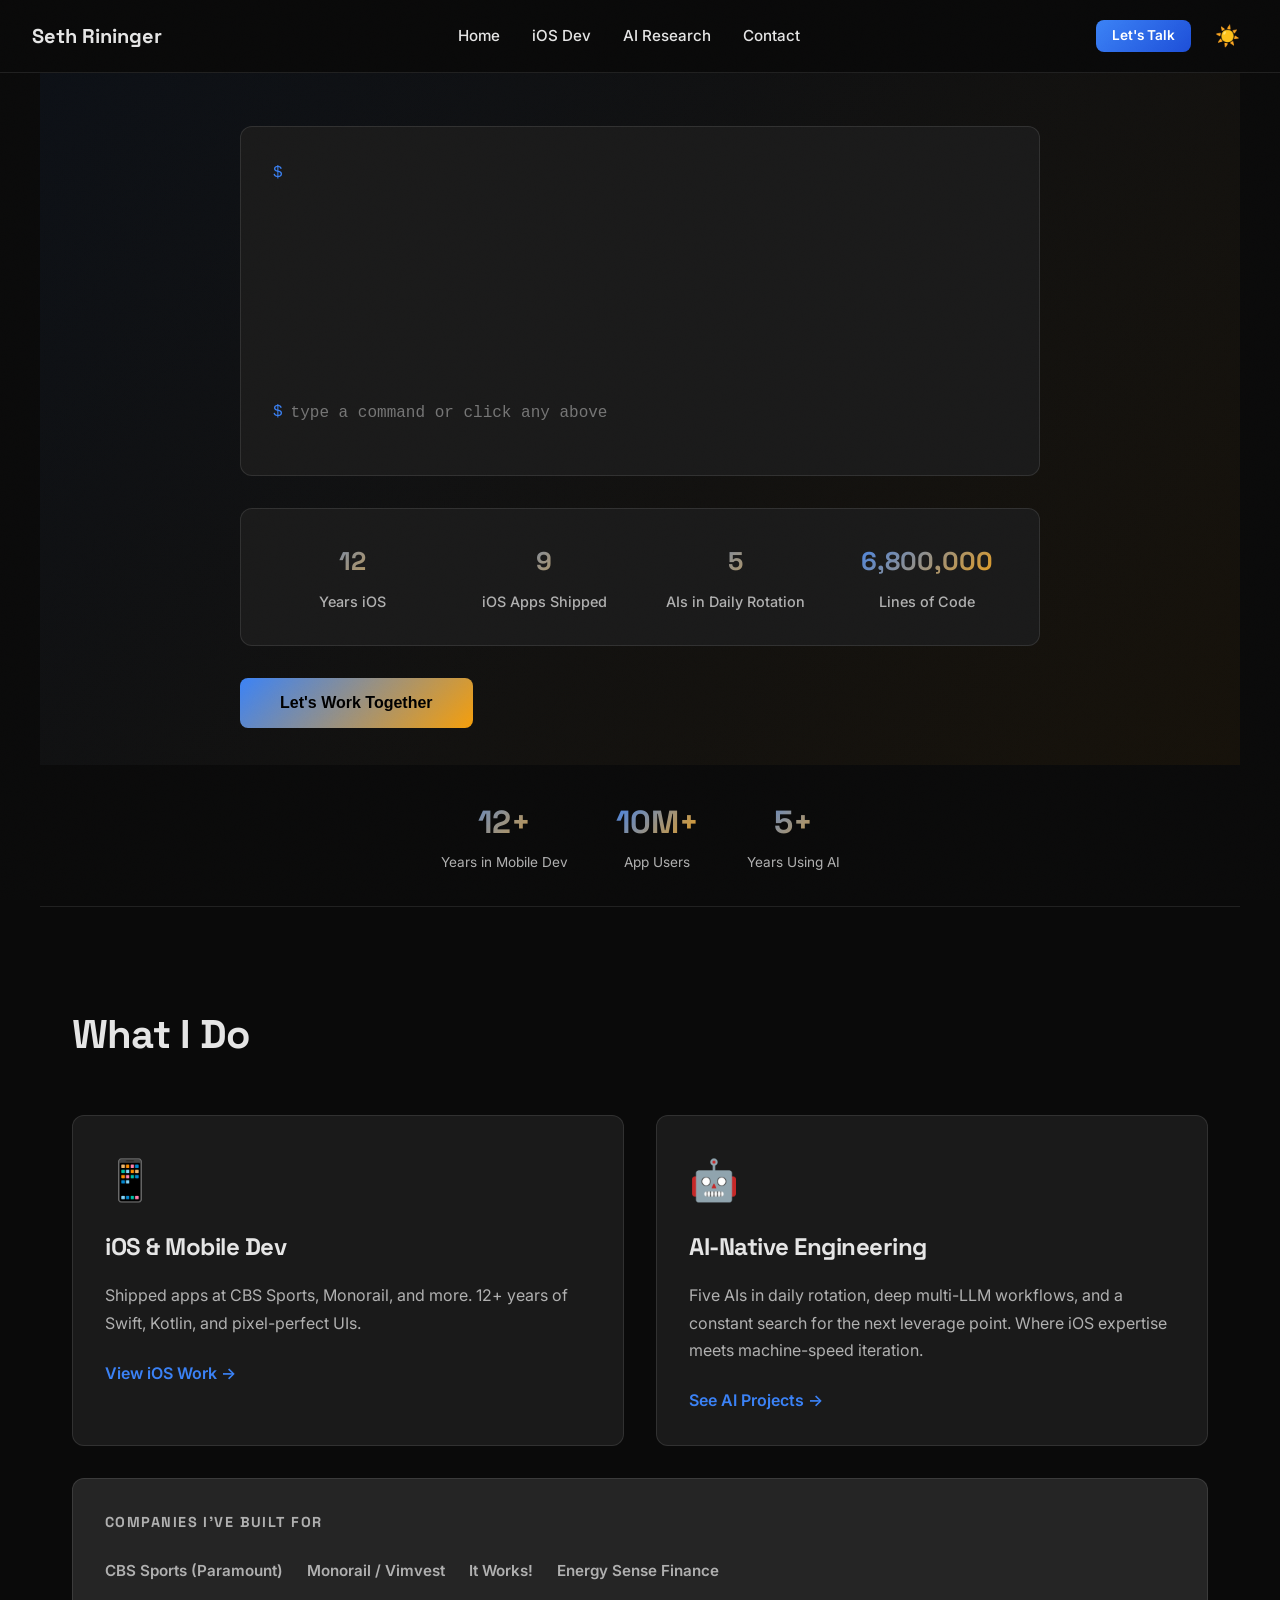
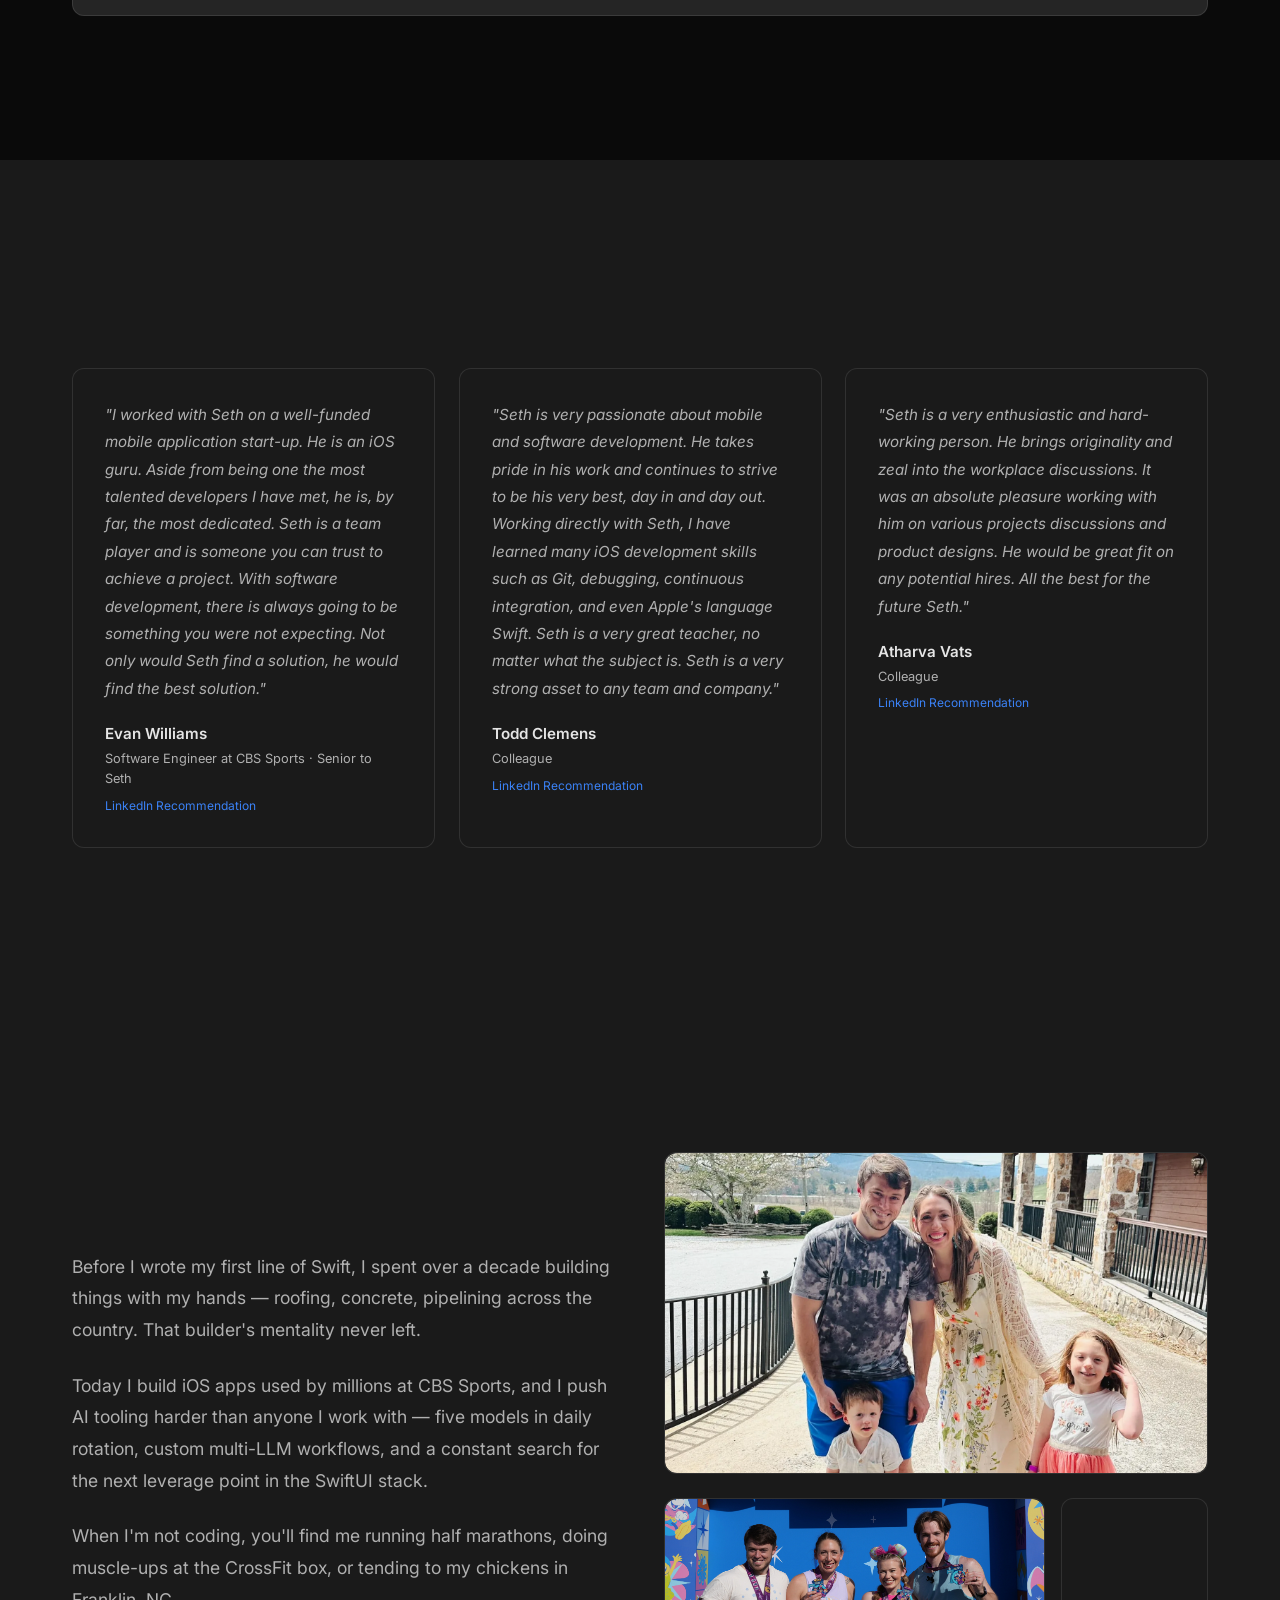
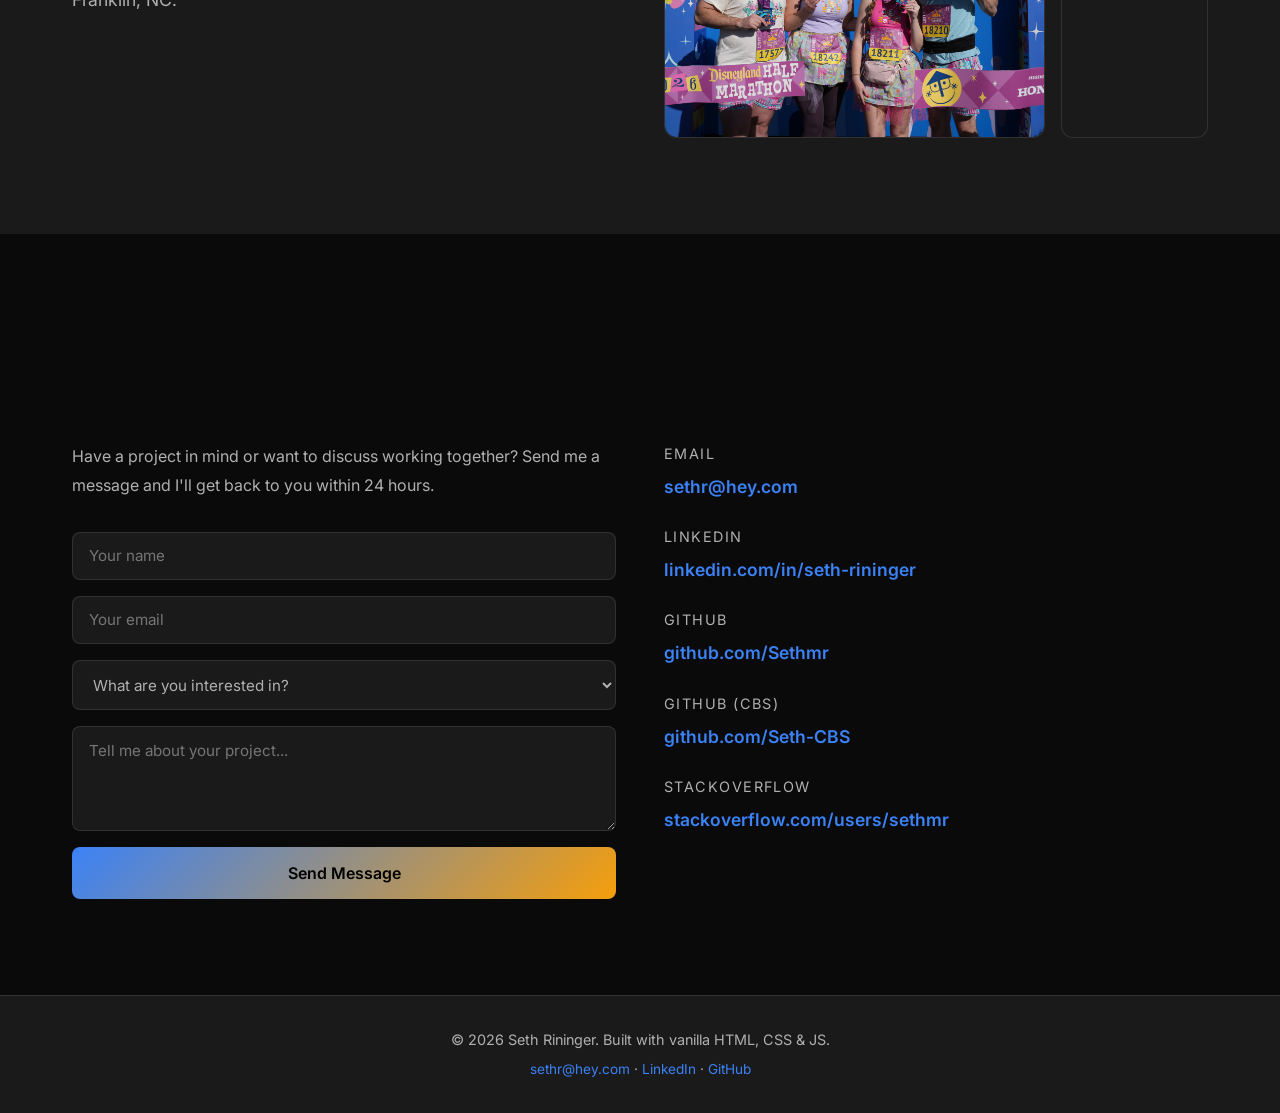
<file: index.html>
<!DOCTYPE html>
<html lang="en">
<head>
    <meta charset="UTF-8">
    <meta name="viewport" content="width=device-width, initial-scale=1.0, viewport-fit=cover">
    <meta name="theme-color" content="#0a0a0a">
    <title>Seth Rininger — Senior iOS Developer & AI-Native Engineer</title>
    <link rel="preconnect" href="https://fonts.googleapis.com">
    <link rel="preconnect" href="https://fonts.gstatic.com" crossorigin>
    <link href="https://fonts.googleapis.com/css2?family=Inter:wght@400;500;600;700&family=Space+Grotesk:wght@600;700&display=swap" rel="stylesheet">
    <link rel="stylesheet" href="assets/effects.css">

    <style>
        * {
            margin: 0;
            padding: 0;
            box-sizing: border-box;
        }

        :root {
            --bg-primary: #0a0a0a;
            --bg-secondary: #1a1a1a;
            --bg-tertiary: #252525;
            --text-primary: #e5e5e5;
            --text-secondary: #b0b0b0;
            --accent-blue: #3b82f6;
            --accent-amber: #f59e0b;
            --border-color: rgba(255, 255, 255, 0.1);
            --transition: all 0.3s cubic-bezier(0.4, 0, 0.2, 1);
        }

        body.light-mode {
            --bg-primary: #ffffff;
            --bg-secondary: #f9f9f9;
            --bg-tertiary: #f0f0f0;
            --text-primary: #1a1a1a;
            --text-secondary: #666666;
            --border-color: rgba(0, 0, 0, 0.1);
        }

        body {
            font-family: 'Inter', sans-serif;
            background-color: var(--bg-primary);
            color: var(--text-primary);
            line-height: 1.6;
            overflow-x: hidden;
            transition: var(--transition);
        }

        html {
            scroll-behavior: smooth;
        }

        /* Typography */
        h1, h2, h3, h4, h5, h6 {
            font-family: 'Space Grotesk', sans-serif;
            font-weight: 700;
            letter-spacing: -0.02em;
        }

        h2 {
            font-size: 2.5rem;
            margin-bottom: 3rem;
        }

        /* Navigation */
        nav {
            position: sticky;
            top: 0;
            z-index: 1000;
            background-color: rgba(10, 10, 10, 0.95);
            border-bottom: 1px solid rgba(229, 229, 229, 0.1);
            padding: 1rem 2rem;
            backdrop-filter: blur(10px);
            display: flex;
            justify-content: space-between;
            align-items: center;
        }

        body.light-mode nav {
            background-color: rgba(255, 255, 255, 0.95);
        }

        .nav-brand {
            font-family: 'Space Grotesk', sans-serif;
            font-size: 1.25rem;
            font-weight: 700;
            color: var(--text-primary);
            display: flex;
            align-items: center;
        }

        .nav-links {
            display: flex;
            gap: 2rem;
            list-style: none;
            align-items: center;
        }

        .nav-links a {
            color: var(--text-primary);
            font-size: 0.95rem;
            font-weight: 500;
            transition: color 0.2s ease;
            text-decoration: none;
        }

        .nav-links a:hover {
            color: var(--accent-blue);
        }

        .nav-controls {
            display: flex;
            gap: 1rem;
            align-items: center;
        }

        .theme-toggle {
            background: none;
            border: none;
            color: var(--text-primary);
            cursor: pointer;
            font-size: 1.25rem;
            transition: color 0.2s ease;
            padding: 0.5rem;
        }

        .theme-toggle:hover {
            color: var(--accent-blue);
        }

        /* hamburger base & animation handled by effects.css */

        /* Hero Section — sized so that hero + social-proof strip together
           fill the viewport on first paint (social strip acts like a footer
           until the user scrolls). */
        .hero {
            margin-top: 0;
            min-height: calc(100vh - 13rem);
            display: flex;
            align-items: center;
            justify-content: center;
            padding: 3rem 2rem 2rem;
            background: linear-gradient(135deg, rgba(59, 130, 246, 0.05) 0%, rgba(245, 158, 11, 0.05) 100%);
        }

        .hero-content {
            max-width: 800px;
            width: 100%;
        }

        .terminal {
            background-color: var(--bg-secondary);
            border: 1px solid var(--border-color);
            border-radius: 12px;
            padding: 2rem;
            margin-bottom: 2rem;
            font-family: 'Courier New', monospace;
            font-size: 1rem;
            line-height: 1.8;
            overflow-y: auto;
            scrollbar-width: thin;
            scrollbar-color: var(--border-color) transparent;
        }

        .terminal::-webkit-scrollbar {
            width: 8px;
        }
        .terminal::-webkit-scrollbar-track {
            background: transparent;
        }
        .terminal::-webkit-scrollbar-thumb {
            background: var(--border-color);
            border-radius: 4px;
        }
        .terminal::-webkit-scrollbar-thumb:hover {
            background: var(--accent-blue);
        }

        .terminal-line {
            margin-bottom: 1rem;
            min-height: 1.8rem;
            display: flex;
            align-items: center;
        }

        .terminal-line.command {
            color: var(--accent-blue);
        }

        .terminal-line.output {
            color: var(--accent-amber);
        }

        .terminal-prompt {
            margin-right: 0.5rem;
        }

        .cursor {
            display: inline-block;
            width: 2px;
            height: 1.2em;
            background-color: var(--accent-blue);
            margin-left: 0.1em;
            animation: blink 0.7s infinite;
        }

        @keyframes blink {
            0%, 49% { opacity: 1; }
            50%, 100% { opacity: 0; }
        }

        /* Status Board (rendered inside terminal) */
        .status-board {
            margin: 0.25rem 0 1rem 1.25rem;
            padding: 0.75rem 1rem;
            background: rgba(0, 0, 0, 0.25);
            border: 1px solid rgba(59, 130, 246, 0.2);
            border-radius: 6px;
            font-family: 'Courier New', monospace;
            font-size: 0.88rem;
            line-height: 1.9;
        }

        body.light-mode .status-board {
            background: rgba(0, 0, 0, 0.04);
            border-color: rgba(59, 130, 246, 0.25);
        }

        .status-row {
            display: grid;
            grid-template-columns: auto 1fr auto;
            gap: 0.75rem;
            align-items: center;
            color: var(--text-primary);
            padding: 0.1rem 0;
        }

        .status-row a {
            color: inherit;
            text-decoration: none;
            display: contents;
        }

        .status-row:hover .status-name {
            color: var(--accent-amber);
            text-decoration: underline;
        }

        .status-dot {
            width: 8px;
            height: 8px;
            border-radius: 50%;
            background: #10b981;
            box-shadow: 0 0 6px rgba(16, 185, 129, 0.7);
            animation: status-pulse 2.4s ease-in-out infinite;
        }

        .status-dot.yellow {
            background: #f59e0b;
            box-shadow: 0 0 6px rgba(245, 158, 11, 0.7);
        }

        @keyframes status-pulse {
            0%, 100% { opacity: 1; transform: scale(1); }
            50% { opacity: 0.55; transform: scale(0.85); }
        }

        .status-name {
            color: var(--accent-blue);
            font-weight: 500;
            transition: color 0.2s ease;
        }

        .status-meta {
            color: var(--text-secondary);
            font-size: 0.82rem;
            white-space: nowrap;
        }

        /* Help / command list */
        .terminal-help {
            margin: 0.25rem 0 1rem 1.25rem;
            color: var(--text-secondary);
            font-family: 'Courier New', monospace;
            font-size: 0.88rem;
            line-height: 1.9;
        }

        .terminal-help .cmd-row {
            display: grid;
            grid-template-columns: 22ch 1fr;
            gap: 0.5rem;
        }

        .terminal-help .cmd {
            color: var(--accent-amber);
            cursor: pointer;
            transition: color 0.2s ease;
        }

        .terminal-help .cmd:hover {
            color: var(--accent-blue);
            text-decoration: underline;
        }

        /* Bulleted list inside a sayBlock — console-y but scannable */
        .terminal-help .bullet {
            padding-left: 1.25em;
            text-indent: -1.25em;
        }
        .terminal-help .bullet::before {
            content: "▸ ";
            color: var(--accent-blue);
        }
        .terminal-help .bullet .label {
            color: var(--text-secondary);
            margin-right: 0.4em;
        }
        .terminal-help .bullet .hl {
            color: var(--accent-blue);
        }
        .terminal-help .footer-cmd {
            margin-top: 0.4rem;
            color: var(--text-secondary);
        }

        /* Interactive input line */
        .terminal-input-line {
            display: flex;
            align-items: center;
        }

        .terminal-input {
            background: transparent;
            border: none;
            outline: none;
            color: var(--accent-blue);
            font-family: 'Courier New', monospace;
            font-size: 1rem;
            flex: 1;
            caret-color: var(--accent-blue);
            padding: 0;
            margin: 0;
        }

        @media (max-width: 480px) {
            .status-board,
            .terminal-help {
                font-size: 0.75rem;
                padding: 0.5rem 0.75rem;
            }
            .terminal-help .cmd-row {
                grid-template-columns: 18ch 1fr;
            }
            .status-meta {
                font-size: 0.72rem;
            }
        }

        .stats-bar {
            display: grid;
            grid-template-columns: repeat(auto-fit, minmax(150px, 1fr));
            gap: 2rem;
            margin-bottom: 2rem;
            padding: 2rem;
            background-color: var(--bg-secondary);
            border: 1px solid var(--border-color);
            border-radius: 12px;
        }

        .stat-item {
            text-align: center;
        }

        .stat-number {
            font-family: 'Space Grotesk', sans-serif;
            font-size: clamp(1.4rem, 2vw, 1.85rem);
            font-weight: 700;
            background: linear-gradient(135deg, var(--accent-blue), var(--accent-amber));
            -webkit-background-clip: text;
            -webkit-text-fill-color: transparent;
            background-clip: text;
            margin-bottom: 0.5rem;
            white-space: nowrap;
        }

        .stat-label {
            font-size: 0.9rem;
            color: var(--text-secondary);
            font-weight: 500;
        }

        .hero-cta {
            display: inline-block;
            padding: 1rem 2.5rem;
            background: linear-gradient(135deg, var(--accent-blue), var(--accent-amber));
            color: #000;
            text-decoration: none;
            border-radius: 8px;
            font-weight: 600;
            font-size: 1rem;
            transition: var(--transition);
            cursor: pointer;
            border: none;
        }

        .hero-cta:hover {
            transform: translateY(-2px);
            box-shadow: 0 10px 30px rgba(59, 130, 246, 0.3);
        }

        /* Sections */
        section {
            padding: 6rem 2rem;
            max-width: 1200px;
            margin: 0 auto;
        }

        section.dark {
            background-color: var(--bg-secondary);
            max-width: 100%;
            padding-left: calc(max(2rem, (100vw - 1200px) / 2 + 2rem));
            padding-right: calc(max(2rem, (100vw - 1200px) / 2 + 2rem));
        }

        /* Cards Grid */
        .cards-grid {
            display: grid;
            grid-template-columns: repeat(auto-fit, minmax(280px, 1fr));
            gap: 2rem;
            margin-bottom: 2rem;
        }

        .card {
            background-color: var(--bg-secondary);
            border: 1px solid var(--border-color);
            border-radius: 12px;
            padding: 2rem;
            transition: var(--transition);
            opacity: 0;
            transform: translateY(20px);
        }

        .card.visible {
            opacity: 1;
            transform: translateY(0);
        }

        .card:hover {
            border-color: var(--accent-blue);
            transform: translateY(-8px);
            box-shadow: 0 20px 40px rgba(59, 130, 246, 0.2);
        }

        .card-icon {
            font-size: 2.5rem;
            margin-bottom: 1rem;
        }

        .card h3 {
            font-size: 1.5rem;
            margin-bottom: 1rem;
        }

        .card p {
            color: var(--text-secondary);
            margin-bottom: 1.5rem;
            line-height: 1.7;
        }

        .card-link {
            color: var(--accent-blue);
            text-decoration: none;
            font-weight: 600;
            display: inline-flex;
            align-items: center;
            gap: 0.5rem;
            transition: var(--transition);
        }

        .card-link:hover {
            gap: 1rem;
            color: var(--accent-amber);
        }

        /* Credibility Strip */
        .credibility-strip {
            background-color: var(--bg-tertiary);
            border: 1px solid var(--border-color);
            border-radius: 12px;
            padding: 2rem;
            margin-bottom: 3rem;
        }

        .credibility-strip h4 {
            font-size: 0.9rem;
            color: var(--text-secondary);
            margin-bottom: 1.5rem;
            text-transform: uppercase;
            letter-spacing: 0.1em;
        }

        .credibility-logos {
            display: flex;
            flex-wrap: wrap;
            gap: 1.5rem;
            align-items: center;
        }

        .credibility-logo {
            font-weight: 600;
            color: var(--text-secondary);
            font-size: 0.95rem;
            transition: var(--transition);
        }

        .credibility-logo:hover {
            color: var(--accent-blue);
        }

        /* Testimonials Section */
        .testimonials-grid {
            display: grid;
            grid-template-columns: repeat(auto-fit, minmax(300px, 1fr));
            gap: 1.5rem;
        }

        .testimonial-card {
            background-color: var(--bg-secondary);
            border: 1px solid var(--border-color);
            border-radius: 12px;
            padding: 2rem;
            transition: var(--transition);
        }

        .testimonial-card:hover {
            border-color: var(--accent-blue);
            transform: translateY(-3px);
            box-shadow: 0 8px 25px rgba(59, 130, 246, 0.1);
        }

        .testimonial-text {
            font-size: 0.95rem;
            line-height: 1.8;
            color: var(--text-secondary);
            font-style: italic;
            margin-bottom: 1.25rem;
        }

        .testimonial-author {
            display: flex;
            flex-direction: column;
            gap: 0.15rem;
        }

        .testimonial-name {
            font-weight: 600;
            color: var(--text-primary);
            font-size: 0.95rem;
        }

        .testimonial-role {
            font-size: 0.8rem;
            color: var(--text-secondary);
        }

        .testimonial-source {
            font-size: 0.75rem;
            color: var(--accent-blue);
            margin-top: 0.25rem;
        }

        /* About Section */
        .about-grid {
            display: grid;
            grid-template-columns: 1fr 1fr;
            gap: 3rem;
            align-items: center;
        }

        .about-media {
            display: flex;
            flex-direction: column;
            gap: 1.5rem;
        }

        .about-photo {
            border-radius: 12px;
            overflow: hidden;
            border: 1px solid var(--border-color);
        }

        .about-photo img {
            width: 100%;
            height: 320px;
            object-fit: cover;
            object-position: center 20%;
            display: block;
            border-radius: 12px;
        }

        .about-action-row {
            display: flex;
            gap: 1rem;
            align-items: stretch;
            height: 240px;
        }

        .about-photo-small {
            flex: 0 0 70%;
        }

        .about-photo-small img {
            height: 100% !important;
        }

        .about-video {
            border-radius: 12px;
            overflow: hidden;
            border: 1px solid var(--border-color);
            background: var(--bg-secondary);
            flex: 1;
            display: flex;
            align-items: center;
            justify-content: center;
        }

        .about-video video {
            width: 100%;
            height: 100%;
            object-fit: cover;
            border-radius: 12px;
        }

        @media (max-width: 768px) {
            .about-grid {
                grid-template-columns: 1fr;
                gap: 2rem;
            }
            .about-photo img {
                height: 260px;
            }
            .about-action-row {
                flex-direction: column;
                height: auto;
            }
            .about-photo-small {
                flex: none;
            }
            .about-photo-small img {
                height: 260px !important;
            }
            .about-video {
                height: 300px;
            }
        }

        .about-content {
            max-width: 700px;
            font-size: 1.1rem;
            line-height: 1.8;
            color: var(--text-secondary);
        }

        .about-content p {
            margin-bottom: 1.5rem;
        }

        /* Contact Section */
        .contact-links {
            display: flex;
            flex-wrap: wrap;
            gap: 2rem;
            margin-bottom: 2rem;
        }

        .contact-item {
            display: flex;
            flex-direction: column;
            gap: 0.5rem;
        }

        .contact-label {
            font-size: 0.9rem;
            color: var(--text-secondary);
            text-transform: uppercase;
            letter-spacing: 0.1em;
        }

        .contact-value {
            font-size: 1.1rem;
            font-weight: 600;
            color: var(--accent-blue);
            text-decoration: none;
            transition: var(--transition);
        }

        .contact-value:hover {
            color: var(--accent-amber);
        }

        /* Footer */
        footer {
            background-color: var(--bg-secondary);
            border-top: 1px solid var(--border-color);
            padding: 2rem;
            text-align: center;
            color: var(--text-secondary);
            font-size: 0.9rem;
        }

        /* Responsive */
        @media (max-width: 768px) {
            nav {
                background: transparent !important;
                border-bottom: none !important;
                backdrop-filter: none !important;
                -webkit-backdrop-filter: none !important;
                padding: 0.75rem 1rem !important;
                padding-top: calc(0.75rem + env(safe-area-inset-top, 0px)) !important;
                gap: 0 !important;
            }
            nav .nav-brand,
            nav .nav-controls {
                background: rgba(40, 40, 40, 0.55);
                -webkit-backdrop-filter: blur(20px) saturate(180%);
                backdrop-filter: blur(20px) saturate(180%);
                border: 1px solid rgba(255, 255, 255, 0.12);
                border-radius: 50px;
                box-shadow: 0 2px 12px rgba(0, 0, 0, 0.3);
                height: 40px;
                display: flex;
                align-items: center;
            }
            nav .nav-brand {
                padding: 0 1rem;
                font-size: 1rem;
            }
            nav .nav-controls {
                padding: 0 0.75rem;
                gap: 0.5rem;
            }
            body.light-mode nav .nav-brand,
            body.light-mode nav .nav-controls {
                background: rgba(255, 255, 255, 0.55);
                border: 1px solid rgba(0, 0, 0, 0.08);
                box-shadow: 0 2px 12px rgba(0, 0, 0, 0.1);
            }

            h2 {
                font-size: 1.8rem;
                margin-bottom: 2rem;
            }

            .nav-links {
                display: none;
                position: absolute;
                top: 60px;
                left: 0;
                right: 0;
                background-color: var(--bg-primary);
                flex-direction: column;
                gap: 1rem;
                padding: 1.5rem;
                border-bottom: 1px solid var(--border-color);
            }

            .nav-links.active {
                display: flex;
            }

            .hamburger {
                display: flex;
            }

            .nav-cta {
                display: none;
            }

            .hero {
                align-items: flex-start;
                min-height: auto;
                padding-top: 5rem;
                padding-bottom: 2rem;
            }

            .terminal {
                padding: 1.5rem;
                font-size: 0.85rem;
            }

            .terminal-input {
                font-size: 16px;
            }

            .stats-bar {
                grid-template-columns: repeat(2, 1fr);
                gap: 1rem;
                padding: 1.5rem;
            }

            .stat-number {
                font-size: 1.8rem;
            }

            .credibility-logos {
                gap: 1rem;
            }

            .credibility-logo {
                font-size: 0.85rem;
            }

            section {
                padding: 3rem 1rem;
            }

            .contact-links {
                flex-direction: column;
                gap: 1.5rem;
            }

            #contact > div {
                grid-template-columns: 1fr !important;
                gap: 2rem !important;
            }
        }

        @media (max-width: 480px) {
            section {
                padding: 2rem 1rem;
            }

            h2 {
                font-size: 1.5rem;
                margin-bottom: 1.5rem;
            }

            .hero {
                padding: 1rem;
            }

            .terminal {
                padding: 1rem;
                font-size: 0.75rem;
            }

            .stats-bar {
                grid-template-columns: 1fr;
            }

            .stat-number {
                font-size: 1.5rem;
            }

            .hero-cta {
                padding: 0.8rem 2rem;
                font-size: 0.95rem;
            }
        }

        .sr-only { position: absolute; width: 1px; height: 1px; padding: 0; margin: -1px; overflow: hidden; clip: rect(0,0,0,0); white-space: nowrap; border: 0; }
    </style>
    <meta name="author" content="Seth Rininger">
    <meta name="robots" content="index, follow">
    <meta name="description" content="Seth Rininger is a Senior iOS Developer and AI-native engineer with 12+ years in mobile development. Currently shipping SwiftUI features at CBS Sports / Paramount.">
    <meta property="og:site_name" content="Seth Rininger — Senior iOS Developer">
    <meta property="og:locale" content="en_US">
    <meta property="og:type" content="website">
    <meta property="og:title" content="Seth Rininger — Senior iOS Developer & AI-Native Engineer">
    <meta property="og:description" content="12+ years building iOS apps used by millions. Five AIs in daily rotation, custom multi-LLM workflows, and a constant search for the next leverage point in the SwiftUI stack.">
    <meta property="og:url" content="https://sethrininger.dev/">
    <meta name="twitter:card" content="summary_large_image">
    <meta name="twitter:creator" content="@sethrininger">
    <!-- NOTE: knowsAbout previously included "Game Development" and "SEO"; sameAs previously
         included "https://tideward.app", "https://www.manugames.com", and
         "https://www.youtube.com/@KyrasCorner". All removed while refocusing the site on
         iOS career + AI. Restore any of these as that side of the portfolio comes back. -->
    <script type="application/ld+json">
{
  "@context": "https://schema.org",
  "@type": "Person",
  "name": "Seth Rininger",
  "url": "https://sethrininger.dev",
  "email": "sethr@hey.com",
  "jobTitle": "Senior iOS Developer",
  "worksFor": {
    "@type": "Organization",
    "name": "CBS Sports / Paramount"
  },
  "alumniOf": {
    "@type": "CollegeOrUniversity",
    "name": "Freed-Hardeman University"
  },
  "knowsAbout": ["iOS Development", "Swift", "SwiftUI", "Mobile Engineering", "AI", "LLM Orchestration", "AI-Augmented Development"],
  "sameAs": [
    "https://www.linkedin.com/in/seth-rininger-004036a3/",
    "https://github.com/Sethmr",
    "https://stackoverflow.com/users/3594657/sethmr"
  ]
}
    </script>
    <link rel="canonical" href="https://sethrininger.dev/">
    <link rel="icon" type="image/png" href="assets/favicon.png">
    <link rel="apple-touch-icon" href="assets/apple-touch-icon.png">
    <meta property="og:image" content="https://sethrininger.dev/assets/images/og-preview.png">
    <meta property="og:image:width" content="1200">
    <meta property="og:image:height" content="630">
</head>
<body>
    <!-- Navigation -->
    <nav>
        <a href="index.html" class="nav-brand" style="text-decoration:none;">Seth Rininger</a>
        <ul class="nav-links">
            <li><a href="#home">Home</a></li>
            <li><a href="ios.html">iOS Dev</a></li>
            <!-- <li><a href="seo.html">SEO</a></li> -->
            <li><a href="ai.html">AI Research</a></li>
            <!-- <li><a href="gamedev.html">Game Dev</a></li> -->
            <!-- <li><a href="video.html">Video</a></li> -->
            <!-- <li><a href="realestate.html">Real Estate</a></li> -->
            <li><a href="#contact">Contact</a></li>
        </ul>
        <div class="nav-controls">
            <a href="#contact" class="nav-cta">Let's Talk</a>
            <button class="theme-toggle" id="themeToggle" aria-label="Toggle dark/light mode">☀️</button>
            <button class="hamburger" id="hamburger" aria-label="Toggle navigation menu" aria-expanded="false">
                <span></span><span></span><span></span>
            </button>
        </div>
    </nav>

    <!-- Hero Section -->
    <section class="hero" id="home">
        <h1 class="sr-only">Seth Rininger — Senior iOS Developer & AI-Native Engineer</h1>
        <div class="hero-content">
            <div class="terminal" id="terminal">
                <div class="terminal-line command">
                    <span class="terminal-prompt">$</span>
                    <span id="line1"></span>
                </div>
                <div class="terminal-line output" id="output1" style="opacity: 0;">
                    <span class="terminal-prompt">&gt;</span>
                    <span>seth-rininger &middot; Senior iOS Developer &middot; Franklin, NC</span>
                </div>
                <div class="terminal-help" id="terminalHelp">
                    <div class="cmd-row" style="opacity: 0;"><span class="cmd" data-cmd="cat ios">cat ios</span><span>iOS development &mdash; 9 apps, 12+ yrs</span></div>
                    <!-- <div class="cmd-row" style="opacity: 0;"><span class="cmd" data-cmd="cat seo">cat seo</span><span>local SEO &mdash; 3 clients, page one</span></div> -->
                    <div class="cmd-row" style="opacity: 0;"><span class="cmd" data-cmd="cat ai">cat ai</span><span>AI &mdash; 5 models in daily rotation</span></div>
                    <!-- <div class="cmd-row" style="opacity: 0;"><span class="cmd" data-cmd="cat gamedev">cat gamedev</span><span>Manu Games &middot; Assembly Line newsletter</span></div> -->
                    <!-- <div class="cmd-row" style="opacity: 0;"><span class="cmd" data-cmd="cat video">cat video</span><span>Kyra's Corner &middot; 30K subs, 12.6M views</span></div> -->
                    <!-- <div class="cmd-row" style="opacity: 0;"><span class="cmd" data-cmd="cat realestate">cat realestate</span><span>Brandi Rininger &middot; eXp Realty (WNC)</span></div> -->
                    <div class="cmd-row" style="opacity: 0;"><span class="cmd" data-cmd="ls projects">ls projects</span><span>everything shipping right now</span></div>
                    <div class="cmd-row" style="opacity: 0;"><span class="cmd" data-cmd="cat resume">cat resume</span><span>career summary</span></div>
                    <div class="cmd-row" style="opacity: 0;"><span class="cmd" data-cmd="contact">contact</span><span>scroll to contact form</span></div>
                </div>

                <div id="terminalDynamic"></div>

                <div class="terminal-line command terminal-input-line" id="terminalInputLine">
                    <span class="terminal-prompt">$</span>
                    <input
                        type="text"
                        class="terminal-input"
                        id="terminalInput"
                        autocomplete="off"
                        autocapitalize="off"
                        autocorrect="off"
                        spellcheck="false"
                        aria-label="Terminal input"
                        placeholder="type a command or click any above"
                    >
                </div>
            </div>

            <div class="stats-bar">
                <div class="stat-item">
                    <div class="stat-number" data-target="12">0</div>
                    <div class="stat-label">Years iOS</div>
                </div>
                <div class="stat-item">
                    <div class="stat-number" data-target="9">0</div>
                    <div class="stat-label">iOS Apps Shipped</div>
                </div>
                <div class="stat-item">
                    <div class="stat-number" data-target="5">0</div>
                    <div class="stat-label">AIs in Daily Rotation</div>
                </div>
                <div class="stat-item">
                    <div class="stat-number" data-target="6800000">0</div>
                    <div class="stat-label">Lines of Code</div>
                </div>
            </div>

            <button class="hero-cta" id="ctaButton">Let's Work Together</button>
        </div>
    </section>

    <!-- Social Proof Stats -->
    <section style="padding: 2rem; border-bottom: 1px solid rgba(229, 229, 229, 0.1);">
        <div style="max-width: 1000px; margin: 0 auto; display: flex; justify-content: center; gap: 3rem; flex-wrap: wrap; text-align: center;">
            <div>
                <div style="font-family: 'Space Grotesk', sans-serif; font-size: 2rem; font-weight: 700; background: linear-gradient(135deg, #3b82f6, #f59e0b); -webkit-background-clip: text; -webkit-text-fill-color: transparent; background-clip: text;">12+</div>
                <div style="color: var(--text-secondary); font-size: 0.85rem; margin-top: 0.25rem;">Years in Mobile Dev</div>
            </div>
            <div>
                <div style="font-family: 'Space Grotesk', sans-serif; font-size: 2rem; font-weight: 700; background: linear-gradient(135deg, #3b82f6, #f59e0b); -webkit-background-clip: text; -webkit-text-fill-color: transparent; background-clip: text;">10M+</div>
                <div style="color: var(--text-secondary); font-size: 0.85rem; margin-top: 0.25rem;">App Users</div>
            </div>
            <!--
            <div>
                <div style="font-family: 'Space Grotesk', sans-serif; font-size: 2rem; font-weight: 700; background: linear-gradient(135deg, #3b82f6, #f59e0b); -webkit-background-clip: text; -webkit-text-fill-color: transparent; background-clip: text;">12.6M</div>
                <div style="color: var(--text-secondary); font-size: 0.85rem; margin-top: 0.25rem;">YouTube Views</div>
            </div>
            -->
            <div>
                <div style="font-family: 'Space Grotesk', sans-serif; font-size: 2rem; font-weight: 700; background: linear-gradient(135deg, #3b82f6, #f59e0b); -webkit-background-clip: text; -webkit-text-fill-color: transparent; background-clip: text;">5+</div>
                <div style="color: var(--text-secondary); font-size: 0.85rem; margin-top: 0.25rem;">Years Using AI</div>
            </div>
        </div>
    </section>

    <!-- What I Do Section -->
    <section id="services">
        <h2>What I Do</h2>
        <div class="cards-grid">
            <div class="card">
                <div class="card-icon">📱</div>
                <h3>iOS & Mobile Dev</h3>
                <p>Shipped apps at CBS Sports, Monorail, and more. 12+ years of Swift, Kotlin, and pixel-perfect UIs.</p>
                <a href="ios.html" class="card-link">View iOS Work →</a>
            </div>

            <!--
            <div class="card">
                <div class="card-icon">🔍</div>
                <h3>SEO Services</h3>
                <p>Helping local businesses own page one. Currently ranking a roofing company, a dual language academy, and a WNC real estate broker.</p>
                <a href="seo.html" class="card-link">See My Approach →</a>
            </div>
            -->

            <div class="card">
                <div class="card-icon">🤖</div>
                <h3>AI-Native Engineering</h3>
                <p>Five AIs in daily rotation, deep multi-LLM workflows, and a constant search for the next leverage point. Where iOS expertise meets machine-speed iteration.</p>
                <a href="ai.html" class="card-link">See AI Projects →</a>
            </div>

            <!--
            <div class="card">
                <div class="card-icon">🎮</div>
                <h3>Game Development</h3>
                <p>Building <a href="https://tideward.app" target="_blank" rel="noopener" style="color: var(--text-primary); border-bottom: 1px dotted var(--accent-blue);">Tideward</a> under Manu Games LLC and writing <a href="https://blog.manugames.com" target="_blank" rel="noopener" style="color: var(--text-primary); border-bottom: 1px dotted var(--accent-blue);">The Assembly Line</a> — a weekly newsletter covering factory and idle games.</p>
                <a href="gamedev.html" class="card-link">See Tideward →</a>
            </div>
            -->

            <!--
            <div class="card">
                <div class="card-icon">🎬</div>
                <h3>Video Production</h3>
                <p>YouTube channel management, podcast editing, live OBS operation, and personal films crafted for the moments that matter most.</p>
                <a href="video.html" class="card-link">Watch My Work →</a>
            </div>
            -->
        </div>

        <div class="credibility-strip">
            <h4>Companies I've Built For</h4>
            <div class="credibility-logos">
                <span class="credibility-logo">CBS Sports (Paramount)</span>
                <span class="credibility-logo">Monorail / Vimvest</span>
                <span class="credibility-logo">It Works!</span>
                <span class="credibility-logo">Energy Sense Finance</span>
                <!--
                <span class="credibility-logo">Palisade Roofing</span>
                <span class="credibility-logo">Sol & Son Dual Language Academy</span>
                <span class="credibility-logo">Brandi Rininger — eXp Realty</span>
                <span class="credibility-logo">Kyra's Corner (30K+ YouTube)</span>
                -->
            </div>
        </div>
    </section>

    <!-- Testimonials Section -->
    <section class="dark">
        <h2>What People Say</h2>
        <div class="testimonials-grid">
            <div class="testimonial-card fade-in">
                <p class="testimonial-text">"I worked with Seth on a well-funded mobile application start-up. He is an iOS guru. Aside from being one the most talented developers I have met, he is, by far, the most dedicated. Seth is a team player and is someone you can trust to achieve a project. With software development, there is always going to be something you were not expecting. Not only would Seth find a solution, he would find the best solution."</p>
                <div class="testimonial-author">
                    <span class="testimonial-name">Evan Williams</span>
                    <span class="testimonial-role">Software Engineer at CBS Sports &middot; Senior to Seth</span>
                    <span class="testimonial-source">LinkedIn Recommendation</span>
                </div>
            </div>
            <div class="testimonial-card fade-in">
                <p class="testimonial-text">"Seth is very passionate about mobile and software development. He takes pride in his work and continues to strive to be his very best, day in and day out. Working directly with Seth, I have learned many iOS development skills such as Git, debugging, continuous integration, and even Apple's language Swift. Seth is a very great teacher, no matter what the subject is. Seth is a very strong asset to any team and company."</p>
                <div class="testimonial-author">
                    <span class="testimonial-name">Todd Clemens</span>
                    <span class="testimonial-role">Colleague</span>
                    <span class="testimonial-source">LinkedIn Recommendation</span>
                </div>
            </div>
            <div class="testimonial-card fade-in">
                <p class="testimonial-text">"Seth is a very enthusiastic and hard-working person. He brings originality and zeal into the workplace discussions. It was an absolute pleasure working with him on various projects discussions and product designs. He would be great fit on any potential hires. All the best for the future Seth."</p>
                <div class="testimonial-author">
                    <span class="testimonial-name">Atharva Vats</span>
                    <span class="testimonial-role">Colleague</span>
                    <span class="testimonial-source">LinkedIn Recommendation</span>
                </div>
            </div>
        </div>
    </section>

    <!-- About Section -->
    <section class="dark">
        <h2>About</h2>
        <div class="about-grid">
            <div class="about-content">
                <p>Before I wrote my first line of Swift, I spent over a decade building things with my hands — roofing, concrete, pipelining across the country. That builder's mentality never left.</p>
                <p>Today I build iOS apps used by millions at CBS Sports, and I push AI tooling harder than anyone I work with — five models in daily rotation, custom multi-LLM workflows, and a constant search for the next leverage point in the SwiftUI stack.</p>
                <p>When I'm not coding, you'll find me running half marathons, doing muscle-ups at the CrossFit box, or tending to my chickens in Franklin, NC.</p>
            </div>
            <div class="about-media">
                <div class="about-photo">
                    <picture>
                        <source srcset="assets/images/Family.webp" type="image/webp">
                        <img src="assets/images/Family.jpg" alt="Seth Rininger with his family in Franklin, NC" loading="lazy">
                    </picture>
                </div>
                <div class="about-action-row">
                    <div class="about-photo about-photo-small">
                        <picture>
                            <source srcset="assets/images/half_marathon.webp" type="image/webp">
                            <img src="assets/images/half_marathon.jpg" alt="Seth Rininger running a half marathon" loading="lazy">
                        </picture>
                    </div>
                    <div class="about-video">
                        <video src="assets/images/muscleup.mp4" preload="metadata" autoplay loop muted playsinline aria-label="Seth performing a muscle-up at CrossFit">
                        </video>
                    </div>
                </div>
            </div>
        </div>
    </section>

    <!-- Contact Section -->
    <section id="contact">
        <h2>Let's Connect</h2>
        <div style="display: grid; grid-template-columns: 1fr 1fr; gap: 3rem; align-items: start;">
            <div>
                <p style="color: var(--text-secondary); margin-bottom: 2rem; line-height: 1.8;">Have a project in mind or want to discuss working together? Send me a message and I'll get back to you within 24 hours.</p>
                <form action="https://formspree.io/f/xpwzgkwl" method="POST" style="display: flex; flex-direction: column; gap: 1rem;">
                    <input type="text" name="name" placeholder="Your name" aria-label="Your name" required style="padding: 0.85rem 1rem; background: var(--bg-secondary); border: 1px solid var(--border-color); border-radius: 8px; color: var(--text-primary); font-family: 'Inter', sans-serif; font-size: 0.95rem; outline: none; transition: border-color 0.2s ease;">
                    <input type="email" name="email" placeholder="Your email" aria-label="Your email" required style="padding: 0.85rem 1rem; background: var(--bg-secondary); border: 1px solid var(--border-color); border-radius: 8px; color: var(--text-primary); font-family: 'Inter', sans-serif; font-size: 0.95rem; outline: none; transition: border-color 0.2s ease;">
                    <select name="interest" aria-label="What are you interested in?" style="padding: 0.85rem 1rem; background: var(--bg-secondary); border: 1px solid var(--border-color); border-radius: 8px; color: var(--text-secondary); font-family: 'Inter', sans-serif; font-size: 0.95rem; outline: none; transition: border-color 0.2s ease;">
                        <option value="" disabled selected>What are you interested in?</option>
                        <option value="ios">iOS Development</option>
                        <!-- <option value="seo">SEO Services</option> -->
                        <option value="ai">AI Consulting</option>
                        <option value="general">General Inquiry</option>
                    </select>
                    <textarea name="message" placeholder="Tell me about your project..." aria-label="Tell me about your project" rows="4" required style="padding: 0.85rem 1rem; background: var(--bg-secondary); border: 1px solid var(--border-color); border-radius: 8px; color: var(--text-primary); font-family: 'Inter', sans-serif; font-size: 0.95rem; outline: none; resize: vertical; transition: border-color 0.2s ease;"></textarea>
                    <button type="submit" class="hero-cta" style="cursor: pointer; border: none; font-family: 'Inter', sans-serif;">Send Message</button>
                </form>
            </div>
            <div>
                <div class="contact-links" style="flex-direction: column; gap: 1.5rem;">
                    <div class="contact-item">
                        <span class="contact-label">Email</span>
                        <a href="mailto:sethr@hey.com" class="contact-value">sethr@hey.com</a>
                    </div>
                    <div class="contact-item">
                        <span class="contact-label">LinkedIn</span>
                        <a href="https://www.linkedin.com/in/seth-rininger-004036a3/" class="contact-value" target="_blank">linkedin.com/in/seth-rininger</a>
                    </div>
                    <div class="contact-item">
                        <span class="contact-label">GitHub</span>
                        <a href="https://github.com/Sethmr" class="contact-value" target="_blank">github.com/Sethmr</a>
                    </div>
                    <div class="contact-item">
                        <span class="contact-label">GitHub (CBS)</span>
                        <a href="https://github.com/Seth-CBS" class="contact-value" target="_blank">github.com/Seth-CBS</a>
                    </div>
                    <div class="contact-item">
                        <span class="contact-label">StackOverflow</span>
                        <a href="https://stackoverflow.com/users/3594657/sethmr" class="contact-value" target="_blank">stackoverflow.com/users/sethmr</a>
                    </div>
                </div>
            </div>
        </div>
    </section>

    <!-- Footer -->
    <footer>
        <p>&copy; 2026 Seth Rininger. Built with vanilla HTML, CSS & JS.</p>
        <p style="margin-top: 0.5rem; font-size: 0.85rem;">
            <a href="mailto:sethr@hey.com" style="color: var(--accent-blue); text-decoration: none;">sethr@hey.com</a> ·
            <a href="https://www.linkedin.com/in/seth-rininger-004036a3/" target="_blank" rel="noopener" style="color: var(--accent-blue); text-decoration: none;">LinkedIn</a> ·
            <a href="https://github.com/Sethmr" target="_blank" rel="noopener" style="color: var(--accent-blue); text-decoration: none;">GitHub</a>
            <!-- · <a href="https://tideward.app" target="_blank" rel="noopener" style="color: var(--accent-blue); text-decoration: none;">Tideward</a> -->
        </p>
    </footer>

    <script>
        // ============ Theme Toggle ============
        const themeToggle = document.getElementById('themeToggle');
        const body = document.body;
        const savedTheme = localStorage.getItem('theme') || 'dark';
        if (savedTheme === 'light') {
            body.classList.add('light-mode');
            themeToggle.textContent = '🌙';
        }
        themeToggle.addEventListener('click', () => {
            body.classList.toggle('light-mode');
            const isLight = body.classList.contains('light-mode');
            themeToggle.textContent = isLight ? '🌙' : '☀️';
            localStorage.setItem('theme', isLight ? 'light' : 'dark');
        });

        // ============ Mobile Menu Toggle ============
        const hamburger = document.getElementById('hamburger');
        const navLinks = document.querySelector('.nav-links');

        hamburger.addEventListener('click', () => {
            hamburger.classList.toggle('active');
            navLinks.classList.toggle('active');
            const isExpanded = hamburger.classList.contains('active');
            hamburger.setAttribute('aria-expanded', isExpanded);
        });

        navLinks.querySelectorAll('a').forEach(link => {
            link.addEventListener('click', () => {
                hamburger.classList.remove('active');
                navLinks.classList.remove('active');
            });
        });


        // ============ Typing Animation ============
        function typeText(element, text, speed = 50) {
            return new Promise((resolve) => {
                let index = 0;
                element.textContent = '';

                const type = () => {
                    if (index < text.length) {
                        element.textContent += text[index];
                        index++;
                        setTimeout(type, speed);
                    } else {
                        resolve();
                    }
                };
                type();
            });
        }

        async function startTypingAnimation() {
            // Focus the input right away so the blinking caret lives at
            // the bottom for the entire boot, even as the content above
            // types itself in.
            const inputEl = document.getElementById('terminalInput');
            inputEl.focus({ preventScroll: true });

            // Pre-roll so the boot doesn't fire behind the preloader
            // (which holds for 1s after load then fades for 600ms before
            // it's removed). Gives the user ~400ms of settled page before
            // the whoami starts typing.
            await new Promise(r => setTimeout(r, 2000));

            // $ whoami — typed
            await typeText(document.getElementById('line1'), 'whoami', 110);
            await new Promise(r => setTimeout(r, 320));

            // > seth-rininger ...
            document.getElementById('output1').style.opacity = '1';
            await new Promise(r => setTimeout(r, 380));

            // Reveal the command menu one row at a time.
            const rows = document.querySelectorAll('#terminalHelp .cmd-row');
            for (const row of rows) {
                row.style.transition = 'opacity 0.3s ease';
                row.style.opacity = '1';
                await new Promise(r => setTimeout(r, 230));
            }

            await new Promise(r => setTimeout(r, 250));

            // Lock the terminal to its natural boot height so any commands
            // the user types afterward scroll within that fixed box instead
            // of stretching the page.
            const terminal = document.getElementById('terminal');
            requestAnimationFrame(() => {
                terminal.style.height = terminal.offsetHeight + 'px';
            });
            // Re-focus in case the user clicked elsewhere during the boot.
            inputEl.focus({ preventScroll: true });
        }

        // Wire up the interactive terminal immediately so users can type
        // before/during the boot animation — then run the animation.
        if (document.readyState === 'loading') {
            document.addEventListener('DOMContentLoaded', initTerminal);
        } else {
            initTerminal();
        }
        window.addEventListener('load', startTypingAnimation);

        // ============ Interactive Terminal ============
        function initTerminal() {
            const input = document.getElementById('terminalInput');
            const dynamic = document.getElementById('terminalDynamic');
            const history = [];
            let historyIdx = -1;

            const say = (html, kind = 'output') => {
                const line = document.createElement('div');
                line.className = 'terminal-line ' + kind;
                line.innerHTML = kind === 'output'
                    ? `<span class="terminal-prompt">&gt;</span><span>${html}</span>`
                    : `<span class="terminal-prompt">$</span><span>${html}</span>`;
                dynamic.appendChild(line);
            };

            const sayBlock = (html) => {
                const block = document.createElement('div');
                block.className = 'terminal-help';
                block.innerHTML = html;
                dynamic.appendChild(block);
            };

            const escapeHtml = (s) => s.replace(/[&<>"']/g, (c) => ({
                '&': '&amp;', '<': '&lt;', '>': '&gt;', '"': '&quot;', "'": '&#39;'
            }[c]));

            const commands = {
                'help': () => {
                    sayBlock(document.getElementById('terminalHelp').innerHTML);
                },
                'whoami': () => say('seth-rininger &middot; Senior iOS Developer &middot; Franklin, NC'),
                'ls projects/': () => sayBlock(
                    `<div class="cmd-row"><span style="color:var(--accent-blue)">peanut-gallery/</span><span>Chrome extension &middot; live on Web Store</span></div>
                     <!-- <div class="cmd-row"><span style="color:var(--accent-blue)">tideward/</span><span>SwiftUI idle RPG &middot; Manu Games LLC &middot; tideward.app</span></div> -->
                     <div class="cmd-row"><span style="color:var(--accent-blue)">ios-portfolio/</span><span>9 apps shipped since 2014 &middot; 10M+ users</span></div>
                     <div class="cmd-row"><span style="color:var(--accent-blue)">ai-toolkit/</span><span>5 models in daily rotation &middot; multi-LLM workflows</span></div>
                     <!-- <div class="cmd-row"><span style="color:var(--accent-blue)">local-seo/</span><span>3 clients ranking page one</span></div> -->
                     <!-- <div class="cmd-row"><span style="color:var(--accent-blue)">kyras-corner/</span><span>30K subs &middot; 12.6M lifetime views</span></div> -->`
                ),
                'ls projects': () => commands['ls projects/'](),
                'ls': () => commands['ls projects/'](),
                'cat ios': () => sayBlock(
                    `<div class="bullet">9 iOS apps shipped &middot; 10M+ users &middot; 12+ yrs mobile</div>
                     <div class="bullet"><span class="label">Now:</span>Senior iOS @ <span class="hl">CBS Sports / Paramount</span> (SwiftUI)</div>
                     <div class="bullet"><span class="label">Then:</span>Vimvest &rarr; Monorail (5 yrs, first hire), It Works!, Energy Sense</div>
                     <div class="bullet"><span class="label">Shipped:</span>Food Fight (SDX, 2015), Annual Bible Lectureship (2015)</div>
                     <div class="footer-cmd"><span class="cmd" data-cmd="open ios">open ios</span> &rarr; full timeline</div>`
                ),
                'ios': () => commands['cat ios'](),
                /* 'cat seo': () => sayBlock(
                    `<div class="bullet">Local SEO for small businesses &mdash; page one or it didn't happen</div>
                     <div class="bullet"><span class="hl">Palisade Roofing</span> &middot; <span class="hl">Sol &amp; Son Dual Language Academy</span></div>
                     <div class="bullet"><span class="hl">Brandi Rininger</span> (eXp Realty, WNC)</div>
                     <div class="bullet">All three currently ranking page one for target queries</div>
                     <div class="footer-cmd"><span class="cmd" data-cmd="open seo">open seo</span> &rarr; approach &amp; case studies</div>`
                ),
                'seo': () => commands['cat seo'](), */
                'cat ai': () => sayBlock(
                    `<div class="bullet">5 models in daily rotation &middot; 5+ yrs shipping AI in production</div>
                     <div class="bullet"><span class="hl">Peanut Gallery</span> &mdash; Chrome ext, AI commentary over video (live)</div>
                     <div class="bullet">AI-augmented SwiftUI workflows &middot; multi-LLM orchestration</div>
                     <div class="footer-cmd"><span class="cmd" data-cmd="open ai">open ai</span> &rarr; proof of what ships</div>`
                ),
                'ai': () => commands['cat ai'](),
                /* 'cat gamedev': () => sayBlock(
                    `<div class="bullet"><span class="hl">Tideward</span> &mdash; SwiftUI idle RPG &middot; native on every Apple device &middot; <a href="https://tideward.app" target="_blank" style="color:var(--accent-blue)">tideward.app</a></div>
                     <div class="bullet"><span class="hl">The Assembly Line</span> &mdash; weekly newsletter on factory/idle games</div>
                     <div class="bullet">Alpha build in testers' hands on Discord</div>
                     <div class="footer-cmd"><span class="cmd" data-cmd="open tideward">open tideward</span> &rarr; game dev page</div>`
                ),
                'gamedev': () => commands['cat gamedev'](), */
                /* 'cat video': () => sayBlock(
                    `<div class="bullet"><span class="hl">Kyra's Corner</span> &mdash; 30K subs &middot; 12.6M lifetime views</div>
                     <div class="bullet">Channel mgmt &middot; podcast editing &middot; live OBS ops</div>
                     <div class="bullet">Personal films for the moments that matter most</div>
                     <div class="footer-cmd"><span class="cmd" data-cmd="open video">open video</span> &rarr; video portfolio</div>`
                ),
                'video': () => commands['cat video'](),
                'cat realestate': () => sayBlock(
                    `<div class="bullet">Site &amp; local SEO for <span class="hl">Brandi Rininger</span> (eXp Realty)</div>
                     <div class="bullet">Western North Carolina &mdash; ranking for target local queries</div>
                     <div class="footer-cmd"><span class="cmd" data-cmd="open realestate">open realestate</span> &rarr; Brandi's site</div>`
                ),
                'realestate': () => commands['cat realestate'](), */
                'cat resume': () => sayBlock(
                    `<div class="bullet"><span class="label">2022 &rarr; now</span>Senior iOS Dev &middot; <span class="hl">CBS Sports / Paramount</span></div>
                     <div class="bullet"><span class="label">2017 &ndash; 2022</span>Lead Front-End &middot; Vimvest &rarr; Monorail (first hire)</div>
                     <div class="bullet"><span class="label">2017</span>iOS Developer &middot; It Works! Global</div>
                     <div class="bullet"><span class="label">2016 &ndash; 2017</span>Lead Mobile &middot; Energy Sense Finance</div>
                     <div class="bullet"><span class="label">2015</span>Food Fight (SDX), Annual Bible Lectureship</div>
                     <div class="bullet"><span class="label">B.S. CS</span>Freed-Hardeman University</div>
                     <div class="footer-cmd" style="color:var(--accent-amber)">9 iOS apps shipped &middot; 12+ yrs mobile &middot; App Store &rarr; Apple Arcade</div>`
                ),
                'resume': () => commands['cat resume'](),
                'tail ship.log': () => sayBlock(
                    `<!-- <div class="bullet"><span class="label">2026-05</span>tideward.app &rarr; rebrand from manu-idle, USPTO mark filed</div> -->
                     <div class="bullet"><span class="label">2026-04</span>peanut-gallery v1.5.3 &rarr; Chrome Web Store</div>
                     <div class="bullet"><span class="label">2026-04</span>sethrininger.dev &rarr; interactive terminal shipped</div>
                     <!-- <div class="bullet"><span class="label">2026-03</span>tideward &rarr; alpha build to Discord</div> -->
                     <!-- <div class="bullet"><span class="label">2026-02</span>local-seo &rarr; Palisade Roofing on page one</div> -->
                     <div class="bullet"><span class="label">2025-Q4</span>cbs-sports &rarr; SwiftUI feature ownership</div>
                     <div class="bullet"><span class="label">2015-12</span>food-fight (SDX) &rarr; App Store</div>
                     <div class="bullet"><span class="label">2015-05</span>annual-bible-lectureship &rarr; App Store</div>`
                ),
                'tail': () => commands['tail ship.log'](),
                'ship.log': () => commands['tail ship.log'](),
                'open peanut-gallery': () => { say('opening <a href="https://www.peanutgallery.live" target="_blank" style="color:var(--accent-blue)">peanutgallery.live</a>...'); window.open('https://www.peanutgallery.live', '_blank'); },
                'open ios': () => { say('navigating to ios.html...'); setTimeout(() => window.location.href = 'ios.html', 400); },
                /* 'open tideward': () => { say('navigating to gamedev.html...'); setTimeout(() => window.location.href = 'gamedev.html', 400); }, */
                'open ai': () => { say('navigating to ai.html...'); setTimeout(() => window.location.href = 'ai.html', 400); },
                /* 'open seo': () => { say('navigating to seo.html...'); setTimeout(() => window.location.href = 'seo.html', 400); }, */
                /* 'open video': () => { say('navigating to video.html...'); setTimeout(() => window.location.href = 'video.html', 400); }, */
                /* 'open realestate': () => { say('opening brandi.sethrininger.dev...'); setTimeout(() => window.location.href = 'realestate.html', 400); }, */
                /* 'open gamedev': () => commands['open tideward'](), */
                // Legacy aliases — keep so old muscle memory still works
                /* 'open manu-idle': () => commands['open tideward'](), */
                './ship --status': () => sayBlock(
                    `<div class="cmd-row"><span style="color:var(--accent-blue)">peanut-gallery</span><span>v1.5.3 &middot; live on Chrome Web Store</span></div>
                     <!-- <div class="cmd-row"><span style="color:var(--accent-blue)">tideward</span><span>alpha &middot; Manu Games LLC &middot; tideward.app</span></div> -->
                     <div class="cmd-row"><span style="color:var(--accent-blue)">ios-portfolio</span><span>9 apps shipped &middot; 10M+ users</span></div>
                     <div class="cmd-row"><span style="color:var(--accent-blue)">ai-toolkit</span><span>5 models &middot; multi-LLM workflows</span></div>
                     <!-- <div class="cmd-row"><span style="color:var(--accent-blue)">local-seo</span><span>3 clients &middot; page one</span></div> -->
                     <!-- <div class="cmd-row"><span style="color:var(--accent-blue)">kyras-corner</span><span>30K subs &middot; 12.6M views</span></div> -->`
                ),
                'ship': () => commands['./ship --status'](),
                'contact': () => { say('scrolling to contact...'); document.getElementById('contact').scrollIntoView({ behavior: 'smooth' }); },
            };

            const runCommand = (raw) => {
                const cmd = raw.trim();
                if (!cmd) return;

                // Echo the command first (always visible, even on error)
                const echo = document.createElement('div');
                echo.className = 'terminal-line command';
                echo.innerHTML = `<span class="terminal-prompt">$</span><span>${escapeHtml(cmd)}</span>`;
                dynamic.appendChild(echo);

                const key = cmd.toLowerCase();

                // cd <anything> — a wink to devs who reflexively try it.
                // Not in the help list, so only someone fluent in shell would
                // reach this path.
                const cdMatch = key.match(/^cd(?:\s+(.+))?$/);
                if (cdMatch) {
                    const target = cdMatch[1] || '~';
                    sayBlock(
                        `<div><span style="color:var(--accent-amber)">bash:</span> cd: ${escapeHtml(target)}: Permission denied</div>
                         <div style="color:var(--text-secondary)">those are private repos &mdash; even I have to auth in. try <span class="cmd" data-cmd="contact">contact</span> if you want a tour.</div>`
                    );
                    return;
                }

                // Clear is special — wipe history output but keep the initial boot
                if (key === 'clear') {
                    dynamic.innerHTML = '';
                    return;
                }

                const fn = commands[key];
                if (fn) {
                    fn();
                } else {
                    say(`command not found: ${escapeHtml(cmd)} &mdash; try <span class="cmd" data-cmd="help">help</span>`);
                }

                // Keep input visible: scroll the terminal's own overflow to
                // the bottom (not the window) so the page doesn't jump.
                const terminal = document.getElementById('terminal');
                terminal.scrollTo({ top: terminal.scrollHeight, behavior: 'smooth' });
            };

            input.addEventListener('keydown', (e) => {
                if (e.key === 'Enter') {
                    const val = input.value;
                    if (val.trim()) {
                        history.unshift(val);
                        historyIdx = -1;
                    }
                    runCommand(val);
                    input.value = '';
                } else if (e.key === 'ArrowUp') {
                    e.preventDefault();
                    if (history.length && historyIdx < history.length - 1) {
                        historyIdx++;
                        input.value = history[historyIdx];
                    }
                } else if (e.key === 'ArrowDown') {
                    e.preventDefault();
                    if (historyIdx > 0) {
                        historyIdx--;
                        input.value = history[historyIdx];
                    } else {
                        historyIdx = -1;
                        input.value = '';
                    }
                }
            });

            // Click-to-run on any .cmd span (delegated — covers boot help AND dynamic output)
            document.getElementById('terminal').addEventListener('click', (e) => {
                const cmdEl = e.target.closest('.cmd');
                if (cmdEl && cmdEl.dataset.cmd) {
                    runCommand(cmdEl.dataset.cmd);
                    input.focus();
                    return;
                }
                // Clicking empty terminal space focuses the input (but not links)
                if (!e.target.closest('a')) {
                    input.focus();
                }
            });
        }

        // ============ Number Counter Animation ============
        const animateCounter = (element) => {
            const target = parseInt(element.dataset.target);
            const duration = 2000;
            const start = Date.now();

            const format = (n) => (target >= 1000 ? n.toLocaleString() : n.toString());

            const updateCount = () => {
                const elapsed = Date.now() - start;
                const progress = Math.min(elapsed / duration, 1);
                const current = Math.floor(progress * target);

                element.textContent = format(current);

                if (progress < 1) {
                    requestAnimationFrame(updateCount);
                } else {
                    element.textContent = format(target);
                }
            };

            updateCount();
        };

        // Intersection Observer for animations
        const observerOptions = {
            threshold: 0.2,
            rootMargin: '0px 0px -50px 0px'
        };

        const observer = new IntersectionObserver((entries) => {
            entries.forEach(entry => {
                if (entry.isIntersecting) {
                    // Animate stat numbers
                    if (entry.target.classList.contains('stat-number')) {
                        animateCounter(entry.target);
                        observer.unobserve(entry.target);
                    }

                    // Fade in cards
                    if (entry.target.classList.contains('card')) {
                        entry.target.classList.add('visible');
                        observer.unobserve(entry.target);
                    }
                }
            });
        }, observerOptions);

        // Observe all stat numbers and cards
        document.querySelectorAll('.stat-number').forEach(el => observer.observe(el));
        document.querySelectorAll('.card').forEach(el => observer.observe(el));

        // ============ CTA Button Scroll ============
        document.getElementById('ctaButton').addEventListener('click', () => {
            document.getElementById('contact').scrollIntoView({ behavior: 'smooth' });
        });
    </script>
    <script src="assets/effects.js"></script>
</body>
</html>
</file>
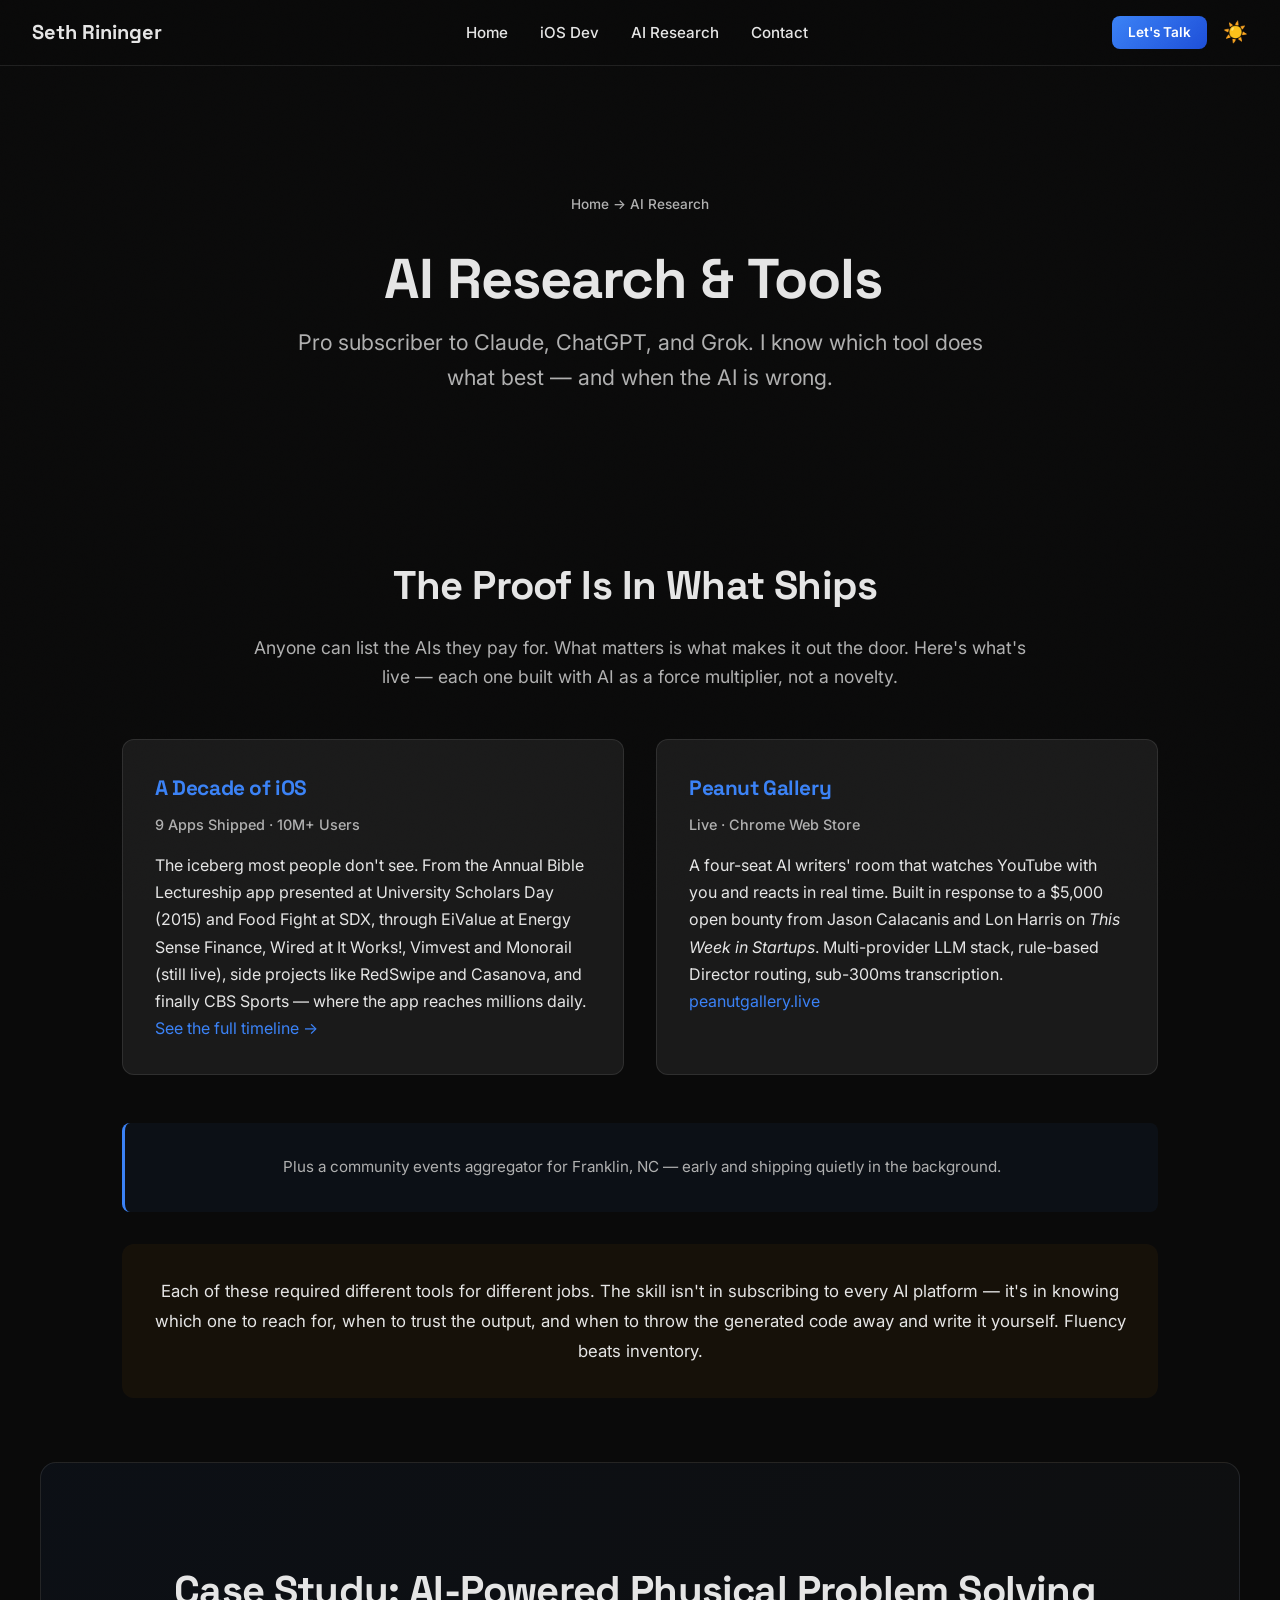
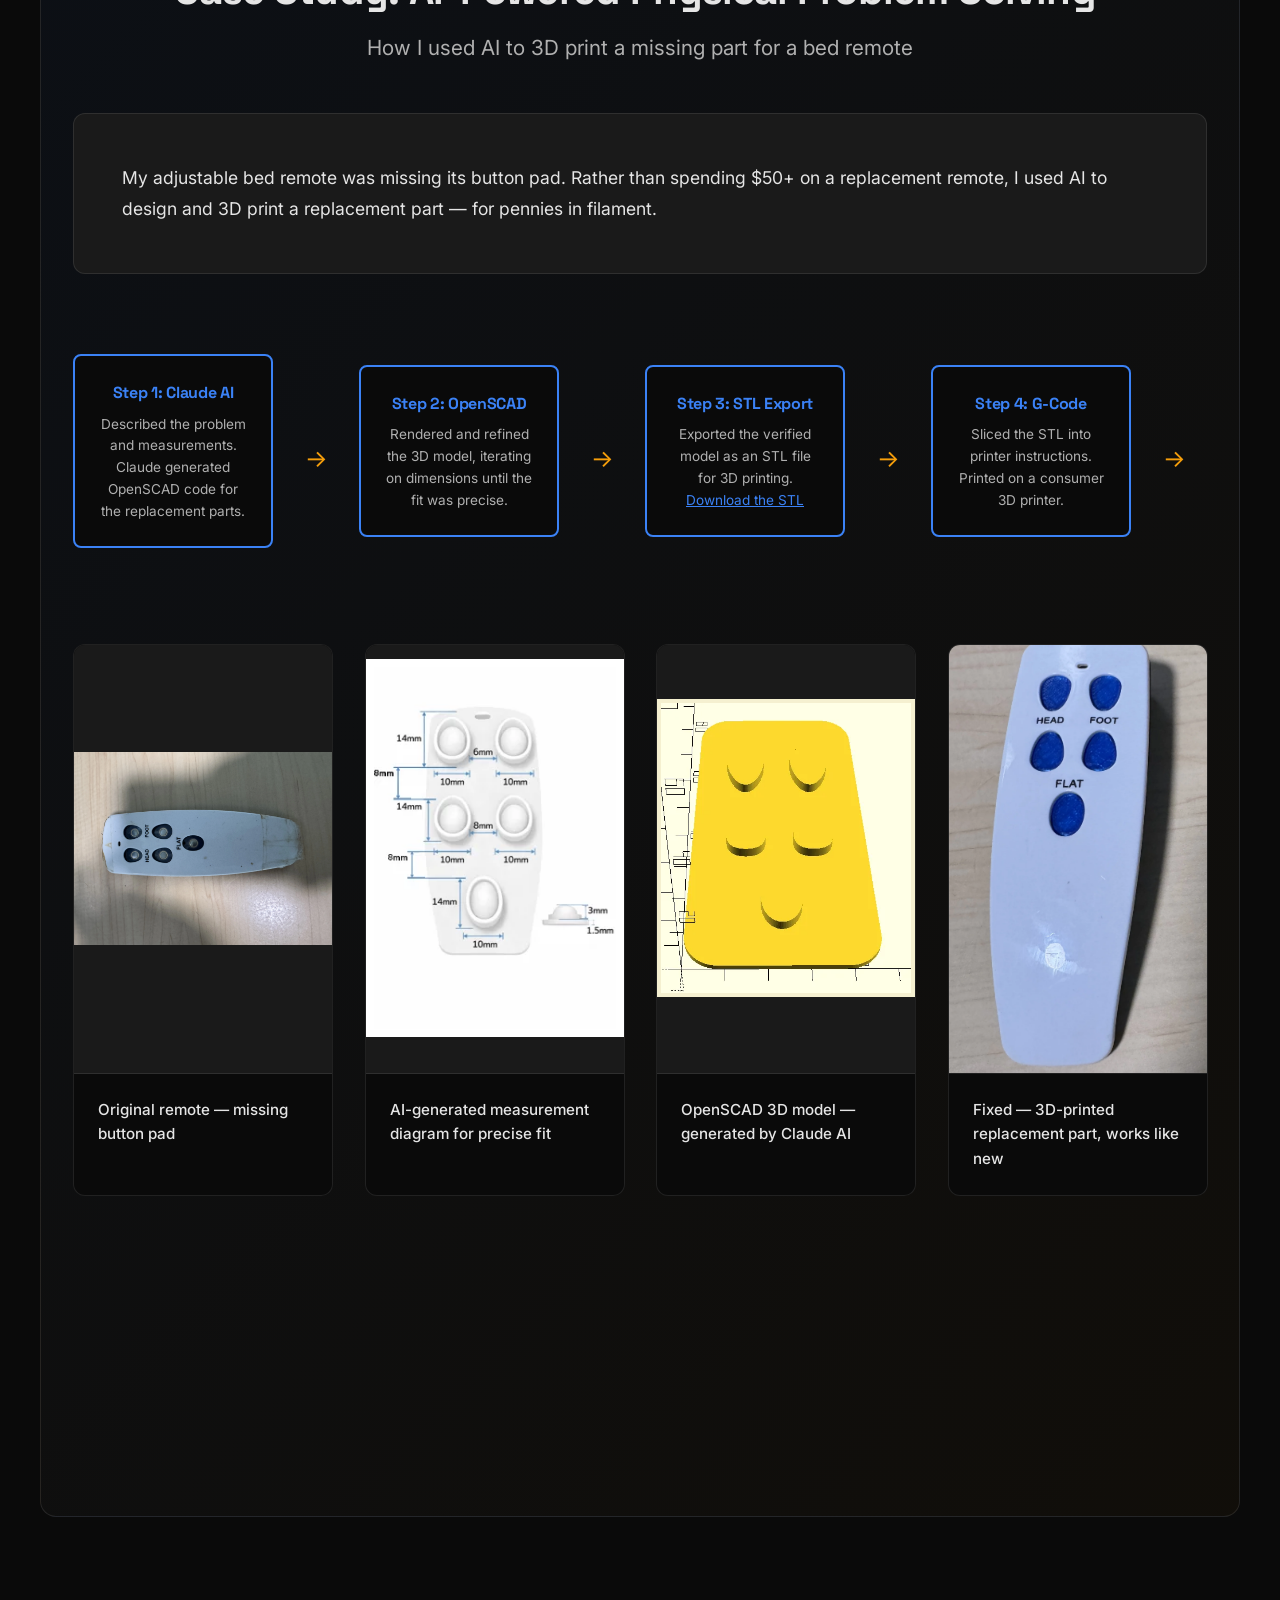
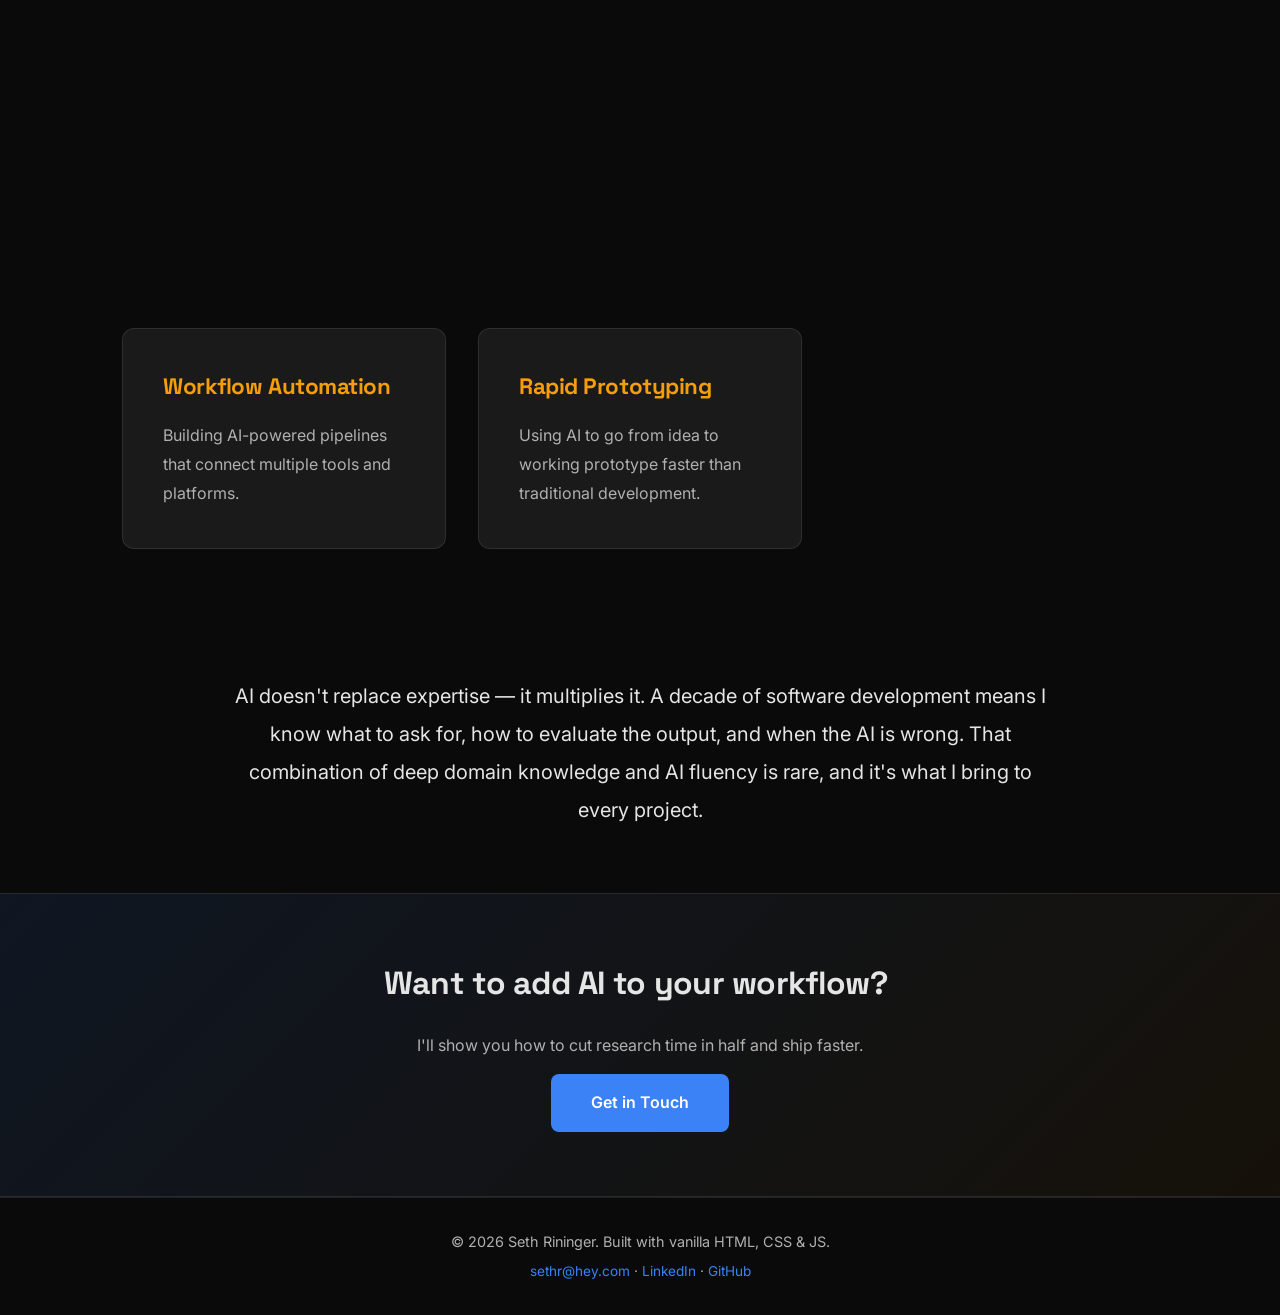
<file: ai.html>
<!DOCTYPE html>
<html lang="en">
<head>
    <meta charset="UTF-8">
    <meta name="viewport" content="width=device-width, initial-scale=1.0, viewport-fit=cover">
    <meta name="theme-color" content="#0a0a0a">
    <title>AI Research & Tools — Seth Rininger</title>
    <link rel="preconnect" href="https://fonts.googleapis.com">
    <link rel="preconnect" href="https://fonts.gstatic.com" crossorigin>
    <link href="https://fonts.googleapis.com/css2?family=Inter:wght@400;500;600;700&family=Space+Grotesk:wght@400;500;600;700&display=swap" rel="stylesheet">
    <link rel="stylesheet" href="assets/effects.css">
    <style>
        * {
            margin: 0;
            padding: 0;
            box-sizing: border-box;
        }

        :root {
            --bg-dark: #0a0a0a;
            --bg-dark-secondary: #1a1a1a;
            --text-light: #e5e5e5;
            --text-gray: #b0b0b0;
            --accent-blue: #3b82f6;
            --accent-amber: #f59e0b;
            --accent-blue-hover: #2563eb;
            --accent-amber-hover: #d97706;
        }

        body {
            font-family: 'Inter', sans-serif;
            background-color: var(--bg-dark);
            color: var(--text-light);
            line-height: 1.6;
            transition: background-color 0.3s ease, color 0.3s ease;
        }

        body.light-mode {
            --bg-dark: #ffffff;
            --bg-dark-secondary: #f5f5f5;
            --text-light: #1a1a1a;
            --text-gray: #666666;
        }

        h1, h2, h3, h4, h5, h6 {
            font-family: 'Space Grotesk', sans-serif;
            font-weight: 700;
            letter-spacing: -0.02em;
        }

        a {
            color: var(--accent-blue);
            text-decoration: none;
            transition: color 0.2s ease;
        }

        a:hover {
            color: var(--accent-blue-hover);
        }

        /* Sticky Navigation */
        nav {
            position: sticky;
            top: 0;
            z-index: 1000;
            background-color: rgba(10, 10, 10, 0.95);
            border-bottom: 1px solid rgba(229, 229, 229, 0.1);
            backdrop-filter: blur(10px);
            padding: 1rem 2rem;
            display: flex;
            justify-content: space-between;
            align-items: center;
        }

        body.light-mode nav {
            background-color: rgba(255, 255, 255, 0.95);
        }

        .nav-brand {
            font-family: 'Space Grotesk', sans-serif;
            font-size: 1.25rem;
            font-weight: 700;
            color: var(--text-light);
            display: flex;
            align-items: center;
        }

        .nav-links {
            display: flex;
            gap: 2rem;
            list-style: none;
            align-items: center;
        }

        .nav-links a {
            color: var(--text-light);
            font-size: 0.95rem;
            font-weight: 500;
            transition: color 0.2s ease;
        }

        .nav-links a:hover {
            color: var(--accent-blue);
        }

        .nav-controls {
            display: flex;
            gap: 1rem;
            align-items: center;
        }

        .theme-toggle {
            background: none;
            border: none;
            color: var(--text-light);
            cursor: pointer;
            font-size: 1.25rem;
            transition: color 0.2s ease;
            display: flex;
            align-items: center;
            justify-content: center;
        }

        .theme-toggle:hover {
            color: var(--accent-blue);
        }

        /* hamburger base & animation handled by effects.css */

        @media (max-width: 768px) {
            nav {
                background: transparent !important;
                border-bottom: none !important;
                backdrop-filter: none !important;
                -webkit-backdrop-filter: none !important;
                padding: 0.75rem 1rem !important;
                padding-top: calc(0.75rem + env(safe-area-inset-top, 0px)) !important;
                gap: 0 !important;
            }
            nav .nav-brand,
            nav .nav-controls {
                background: rgba(40, 40, 40, 0.55);
                -webkit-backdrop-filter: blur(20px) saturate(180%);
                backdrop-filter: blur(20px) saturate(180%);
                border: 1px solid rgba(255, 255, 255, 0.12);
                border-radius: 50px;
                box-shadow: 0 2px 12px rgba(0, 0, 0, 0.3);
                height: 40px;
                display: flex;
                align-items: center;
            }
            nav .nav-brand {
                padding: 0 1rem;
                font-size: 1rem;
            }
            nav .nav-controls {
                padding: 0 0.75rem;
                gap: 0.5rem;
            }
            body.light-mode nav .nav-brand,
            body.light-mode nav .nav-controls {
                background: rgba(255, 255, 255, 0.55);
                border: 1px solid rgba(0, 0, 0, 0.08);
                box-shadow: 0 2px 12px rgba(0, 0, 0, 0.1);
            }

            .hamburger { display: flex; }
            .nav-cta { display: none; }
            .nav-links { display: none; position: absolute; top: 100%; left: 0; right: 0; background: var(--bg-dark); border-bottom: 1px solid rgba(229,229,229,0.1); flex-direction: column; padding: 1.5rem; gap: 1rem; }
            .nav-links.active { display: flex; }

            .nav-links a {
                font-size: 0.85rem;
            }
        }

        /* Hero Section */
        .hero {
            padding: 6rem 2rem;
            max-width: 900px;
            margin: 0 auto;
            text-align: center;
            margin-top: 2rem;
        }

        .breadcrumb {
            font-size: 0.85rem;
            color: var(--text-gray);
            margin-bottom: 2rem;
            font-weight: 500;
        }

        .breadcrumb a {
            color: var(--text-gray);
        }

        .breadcrumb a:hover {
            color: var(--accent-blue);
        }

        .hero h1 {
            font-size: 3.5rem;
            margin-bottom: 1rem;
            line-height: 1.1;
        }

        .hero .subheading {
            font-size: 1.35rem;
            color: var(--text-gray);
            max-width: 700px;
            margin: 0 auto;
        }

        @media (max-width: 768px) {
            .hero {
                padding: 4rem 1.5rem;
                margin-top: 1rem;
            }

            .hero h1 {
                font-size: 2rem;
            }

            .hero .subheading {
                font-size: 1rem;
            }
        }

        /* Fade-in Animation */
        .fade-in {
            opacity: 0;
            transform: translateY(20px);
            transition: opacity 0.6s ease, transform 0.6s ease;
        }

        .fade-in.visible {
            opacity: 1;
            transform: translateY(0);
        }

        /* Workflow Section */
        .workflow-section {
            padding: 4rem 2rem;
            max-width: 1100px;
            margin: 0 auto;
        }

        .workflow-section h2 {
            font-size: 2.5rem;
            margin-bottom: 1rem;
            text-align: center;
        }

        .workflow-intro {
            text-align: center;
            color: var(--text-gray);
            max-width: 800px;
            margin: 0 auto 3rem;
            font-size: 1.1rem;
        }

        .workflow-grid {
            display: grid;
            grid-template-columns: repeat(auto-fit, minmax(280px, 1fr));
            gap: 2rem;
            margin-bottom: 3rem;
        }

        .workflow-card {
            background-color: var(--bg-dark-secondary);
            border: 1px solid rgba(229, 229, 229, 0.1);
            border-radius: 12px;
            padding: 2rem;
            transition: all 0.3s ease;
        }

        .workflow-card:hover {
            border-color: var(--accent-blue);
            box-shadow: 0 8px 24px rgba(59, 130, 246, 0.15);
            transform: translateY(-4px);
        }

        .workflow-card h3 {
            font-size: 1.3rem;
            margin-bottom: 0.5rem;
            color: var(--accent-blue);
        }

        .workflow-card .provider {
            font-size: 0.9rem;
            color: var(--text-gray);
            margin-bottom: 1rem;
            font-weight: 500;
        }

        .workflow-card p {
            color: var(--text-light);
            line-height: 1.7;
        }

        .workflow-note {
            text-align: center;
            color: var(--text-gray);
            padding: 2rem;
            background-color: rgba(59, 130, 246, 0.05);
            border-left: 3px solid var(--accent-blue);
            border-radius: 8px;
            margin-bottom: 2rem;
        }

        .workflow-conclusion {
            text-align: center;
            color: var(--text-light);
            font-size: 1.05rem;
            line-height: 1.8;
            padding: 2rem;
            background-color: rgba(245, 158, 11, 0.05);
            border-radius: 12px;
        }

        /* Case Study Section */
        .case-study-section {
            padding: 6rem 2rem;
            max-width: 1200px;
            margin: 0 auto;
            background: linear-gradient(135deg, rgba(59, 130, 246, 0.05), rgba(245, 158, 11, 0.03));
            border-radius: 16px;
            border: 1px solid rgba(229, 229, 229, 0.1);
        }

        .case-study-header {
            text-align: center;
            margin-bottom: 3rem;
        }

        .case-study-header h2 {
            font-size: 2.5rem;
            margin-bottom: 0.5rem;
        }

        .case-study-header .subheading {
            font-size: 1.3rem;
            color: var(--text-gray);
        }

        .case-study-story {
            background-color: var(--bg-dark-secondary);
            border: 1px solid rgba(229, 229, 229, 0.1);
            border-radius: 12px;
            padding: 3rem;
            margin-bottom: 3rem;
            font-size: 1.1rem;
            line-height: 1.8;
            color: var(--text-light);
        }

        /* Pipeline Diagram */
        .pipeline-container {
            margin: 3rem 0;
            overflow-x: auto;
        }

        .pipeline {
            display: flex;
            gap: 1.5rem;
            min-width: fit-content;
            justify-content: center;
            align-items: center;
            padding: 2rem 0;
        }

        .pipeline-step {
            display: flex;
            flex-direction: column;
            align-items: center;
            min-width: 200px;
        }

        .pipeline-box {
            background-color: var(--bg-dark);
            border: 2px solid var(--accent-blue);
            border-radius: 8px;
            padding: 1.5rem;
            text-align: center;
            min-width: 180px;
            margin-bottom: 1rem;
        }

        .pipeline-box h3 {
            font-size: 1rem;
            color: var(--accent-blue);
            margin-bottom: 0.5rem;
        }

        .pipeline-box p {
            font-size: 0.85rem;
            color: var(--text-gray);
        }

        .pipeline-arrow {
            color: var(--accent-amber);
            font-size: 1.5rem;
            margin: 0 0.5rem;
        }

        @media (max-width: 768px) {
            .pipeline {
                flex-direction: column;
                gap: 1rem;
            }

            .pipeline-arrow {
                transform: rotate(90deg);
                margin: 0.5rem 0;
            }
        }

        /* Image Gallery */
        .gallery-container {
            display: grid;
            grid-template-columns: repeat(auto-fit, minmax(250px, 1fr));
            gap: 2rem;
            margin: 3rem 0;
        }

        .gallery-item {
            background-color: var(--bg-dark);
            border: 1px solid rgba(229, 229, 229, 0.1);
            border-radius: 12px;
            overflow: hidden;
            transition: all 0.3s ease;
        }

        .gallery-item:hover {
            border-color: var(--accent-blue);
            box-shadow: 0 8px 24px rgba(59, 130, 246, 0.15);
        }

        .gallery-image {
            width: 100%;
            aspect-ratio: 3/5;
            background-color: var(--bg-dark-secondary);
            display: flex;
            align-items: center;
            justify-content: center;
            color: var(--text-gray);
            font-size: 3rem;
            border-bottom: 1px solid rgba(229, 229, 229, 0.1);
            overflow: hidden;
        }

        .gallery-image img {
            width: 100%;
            height: 100%;
            object-fit: cover;
            transition: transform 0.3s ease;
        }

        .gallery-item:hover .gallery-image img {
            transform: scale(1.05);
        }

        .gallery-caption {
            padding: 1.5rem;
            font-size: 0.95rem;
            color: var(--text-light);
            font-weight: 500;
        }

        /* Tideward AI Pipeline Section */
        .ai-pipeline-section {
            padding: 4rem 2rem;
            max-width: 1100px;
            margin: 0 auto;
        }

        .ai-pipeline-section h2 {
            font-size: 2.5rem;
            margin-bottom: 1rem;
            text-align: center;
        }

        .ai-pipeline-intro {
            text-align: center;
            color: var(--text-gray);
            max-width: 800px;
            margin: 0 auto 3rem;
            font-size: 1.1rem;
            line-height: 1.8;
        }

        .ai-pipeline-grid {
            display: grid;
            grid-template-columns: repeat(auto-fit, minmax(300px, 1fr));
            gap: 2rem;
        }

        .ai-tool-card {
            background-color: var(--bg-dark-secondary);
            border: 1px solid rgba(229, 229, 229, 0.1);
            border-radius: 12px;
            padding: 2rem;
            transition: all 0.3s ease;
            position: relative;
            overflow: hidden;
        }

        .ai-tool-card::before {
            content: '';
            position: absolute;
            top: 0;
            left: 0;
            right: 0;
            height: 3px;
            background: linear-gradient(90deg, var(--accent-blue), var(--accent-amber));
            opacity: 0;
            transition: opacity 0.3s ease;
        }

        .ai-tool-card:hover {
            border-color: var(--accent-blue);
            box-shadow: 0 8px 24px rgba(59, 130, 246, 0.15);
            transform: translateY(-4px);
        }

        .ai-tool-card:hover::before {
            opacity: 1;
        }

        .ai-tool-header {
            display: flex;
            align-items: center;
            gap: 0.75rem;
            margin-bottom: 1rem;
        }

        .ai-tool-icon {
            width: 40px;
            height: 40px;
            border-radius: 10px;
            display: flex;
            align-items: center;
            justify-content: center;
            font-size: 1.25rem;
            flex-shrink: 0;
        }

        .ai-tool-card:nth-child(1) .ai-tool-icon { background: rgba(59, 130, 246, 0.15); }
        .ai-tool-card:nth-child(2) .ai-tool-icon { background: rgba(168, 85, 247, 0.15); }
        .ai-tool-card:nth-child(3) .ai-tool-icon { background: rgba(245, 158, 11, 0.15); }
        .ai-tool-card:nth-child(4) .ai-tool-icon { background: rgba(34, 197, 94, 0.15); }
        .ai-tool-card:nth-child(5) .ai-tool-icon { background: rgba(236, 72, 153, 0.15); }
        .ai-tool-card:nth-child(6) .ai-tool-icon { background: rgba(251, 191, 36, 0.15); }

        .ai-tool-header h3 {
            font-size: 1.2rem;
            color: var(--text-light);
            margin: 0;
        }

        .ai-tool-role {
            font-size: 0.8rem;
            font-weight: 600;
            text-transform: uppercase;
            letter-spacing: 0.08em;
            color: var(--accent-blue);
            margin-bottom: 0.75rem;
        }

        .ai-tool-card:nth-child(2) .ai-tool-role { color: #a855f7; }
        .ai-tool-card:nth-child(3) .ai-tool-role { color: var(--accent-amber); }
        .ai-tool-card:nth-child(4) .ai-tool-role { color: #22c55e; }
        .ai-tool-card:nth-child(5) .ai-tool-role { color: #ec4899; }
        .ai-tool-card:nth-child(6) .ai-tool-role { color: #fbbf24; }

        .ai-tool-card p {
            color: var(--text-gray);
            line-height: 1.7;
            font-size: 0.95rem;
        }

        @media (max-width: 768px) {
            .ai-pipeline-section {
                padding: 2rem 1.5rem;
            }

            .ai-pipeline-section h2 {
                font-size: 1.75rem;
            }

            .ai-pipeline-grid {
                grid-template-columns: 1fr;
            }
        }

        /* Callout Box */
        .callout {
            background-color: rgba(245, 158, 11, 0.1);
            border-left: 4px solid var(--accent-amber);
            border-radius: 8px;
            padding: 2rem;
            margin: 3rem 0;
            font-size: 1.1rem;
            color: var(--text-light);
            line-height: 1.8;
            font-style: italic;
        }

        /* Capabilities Section */
        .capabilities-section {
            padding: 4rem 2rem;
            max-width: 1100px;
            margin: 0 auto;
        }

        .capabilities-section h2 {
            font-size: 2.5rem;
            margin-bottom: 3rem;
            text-align: center;
        }

        .capabilities-grid {
            display: grid;
            grid-template-columns: repeat(auto-fit, minmax(300px, 1fr));
            gap: 2rem;
        }

        .capability-card {
            background-color: var(--bg-dark-secondary);
            border: 1px solid rgba(229, 229, 229, 0.1);
            border-radius: 12px;
            padding: 2.5rem;
            transition: all 0.3s ease;
        }

        .capability-card:hover {
            border-color: var(--accent-amber);
            box-shadow: 0 8px 24px rgba(245, 158, 11, 0.15);
        }

        .capability-card h3 {
            font-size: 1.4rem;
            margin-bottom: 1rem;
            color: var(--accent-amber);
        }

        .capability-card p {
            color: var(--text-gray);
            line-height: 1.8;
        }

        /* Philosophy Section */
        .philosophy-section {
            padding: 4rem 2rem;
            max-width: 900px;
            margin: 0 auto;
            text-align: center;
        }

        .philosophy-section p {
            font-size: 1.25rem;
            color: var(--text-light);
            line-height: 1.9;
        }

        /* CTA Section */
        .cta-section {
            padding: 4rem 2rem;
            text-align: center;
            background: linear-gradient(135deg, rgba(59, 130, 246, 0.1), rgba(245, 158, 11, 0.05));
            border-top: 1px solid rgba(229, 229, 229, 0.1);
            border-bottom: 1px solid rgba(229, 229, 229, 0.1);
        }

        .cta-section h2 {
            font-size: 2rem;
            margin-bottom: 1.5rem;
        }

        .cta-button {
            display: inline-block;
            background-color: var(--accent-blue);
            color: white;
            padding: 1rem 2.5rem;
            border-radius: 8px;
            font-weight: 600;
            font-size: 1rem;
            transition: all 0.3s ease;
            border: none;
            cursor: pointer;
            margin-top: 1rem;
        }

        .cta-button:hover {
            background-color: var(--accent-blue-hover);
            transform: translateY(-2px);
            box-shadow: 0 8px 16px rgba(59, 130, 246, 0.3);
        }

        /* Footer */
        footer {
            padding: 2rem;
            text-align: center;
            color: var(--text-gray);
            border-top: 1px solid rgba(229, 229, 229, 0.1);
            font-size: 0.9rem;
        }

        @media (max-width: 768px) {
            .workflow-section,
            .ai-pipeline-section,
            .capabilities-section,
            .philosophy-section {
                padding: 2rem 1.5rem;
            }

            .case-study-section {
                padding: 3rem 1.5rem;
                margin: 0 1rem;
            }

            .case-study-story {
                padding: 1.5rem;
            }

            .workflow-section h2,
            .case-study-section h2,
            .ai-pipeline-section h2,
            .capabilities-section h2,
            .philosophy-section h2 {
                font-size: 1.75rem;
            }

            .workflow-grid,
            .ai-pipeline-grid,
            .capabilities-grid,
            .gallery-container {
                grid-template-columns: 1fr;
            }

            .pipeline-box {
                min-width: 150px;
            }
        }
    </style>
    <meta name="author" content="Seth Rininger">
    <meta name="robots" content="index, follow">
    <meta name="description" content="AI research and practical AI application. Pro subscriber to Claude, ChatGPT, and Grok. Multi-AI workflows and real-world AI problem solving.">
    <meta property="og:site_name" content="Seth Rininger — Developer & Consultant">
    <meta property="og:locale" content="en_US">
    <meta property="og:type" content="website">
    <meta property="og:title" content="AI Research & Tools — Seth Rininger">
    <meta property="og:description" content="Running 5 AIs simultaneously. Pro subscriber to Claude, ChatGPT, and Grok. Using AI to solve real-world problems from code to 3D printing.">
    <meta property="og:url" content="https://sethrininger.dev/ai.html">
    <meta name="twitter:card" content="summary_large_image">
    <meta name="twitter:creator" content="@sethrininger">
    <link rel="canonical" href="https://sethrininger.dev/ai.html">
    <link rel="icon" type="image/png" href="assets/favicon.png">
    <link rel="apple-touch-icon" href="assets/apple-touch-icon.png">
    <meta property="og:image" content="https://sethrininger.dev/assets/images/og-preview.png">
    <meta property="og:image:width" content="1200">
    <meta property="og:image:height" content="630">
    <script type="application/ld+json">
{
  "@context": "https://schema.org",
  "@type": "BreadcrumbList",
  "itemListElement": [
    { "@type": "ListItem", "position": 1, "name": "Home", "item": "https://sethrininger.dev/" },
    { "@type": "ListItem", "position": 2, "name": "AI Research", "item": "https://sethrininger.dev/ai.html" }
  ]
}
</script>
</head>
<body>
    <!-- Navigation -->
    <nav>
        <a href="index.html" class="nav-brand" style="text-decoration:none;">Seth Rininger</a>
        <ul class="nav-links">
            <li><a href="index.html">Home</a></li>
            <li><a href="ios.html">iOS Dev</a></li>
            <!-- <li><a href="seo.html">SEO</a></li> -->
            <li><a href="ai.html">AI Research</a></li>
            <!-- <li><a href="gamedev.html">Game Dev</a></li> -->
            <!-- <li><a href="video.html">Video</a></li> -->
            <!-- <li><a href="realestate.html">Real Estate</a></li> -->
            <li><a href="index.html#contact">Contact</a></li>
        </ul>
        <div class="nav-controls">
            <a href="index.html#contact" class="nav-cta">Let's Talk</a>
            <button class="theme-toggle" id="themeToggle" aria-label="Toggle theme">☀️</button>
            <button class="hamburger" id="hamburger" aria-label="Toggle navigation menu" aria-expanded="false">
                <span></span><span></span><span></span>
            </button>
        </div>
    </nav>

    <!-- Hero Section -->
    <section class="hero fade-in">
        <div class="breadcrumb">
            <a href="index.html">Home</a> → AI Research
        </div>
        <h1>AI Research & Tools</h1>
        <p class="subheading">Pro subscriber to Claude, ChatGPT, and Grok. I know which tool does what best — and when the AI is wrong.</p>
    </section>

    <!-- What's Shipping Section -->
    <section class="workflow-section fade-in">
        <h2>The Proof Is In What Ships</h2>
        <p class="workflow-intro">Anyone can list the AIs they pay for. What matters is what makes it out the door. Here's what's live — each one built with AI as a force multiplier, not a novelty.</p>

        <div class="workflow-grid">
            <div class="workflow-card fade-in">
                <h3>A Decade of iOS</h3>
                <div class="provider">9 Apps Shipped · 10M+ Users</div>
                <p>The iceberg most people don't see. From the Annual Bible Lectureship app presented at University Scholars Day (2015) and Food Fight at SDX, through EiValue at Energy Sense Finance, Wired at It Works!, Vimvest and Monorail (still live), side projects like RedSwipe and Casanova, and finally CBS Sports — where the app reaches millions daily. <a href="ios.html">See the full timeline →</a></p>
            </div>

            <div class="workflow-card fade-in">
                <h3>Peanut Gallery</h3>
                <div class="provider">Live · Chrome Web Store</div>
                <p>A four-seat AI writers' room that watches YouTube with you and reacts in real time. Built in response to a $5,000 open bounty from Jason Calacanis and Lon Harris on <em>This Week in Startups</em>. Multi-provider LLM stack, rule-based Director routing, sub-300ms transcription. <a href="https://www.peanutgallery.live" target="_blank" rel="noopener">peanutgallery.live</a></p>
            </div>

            <!--
            <div class="workflow-card fade-in">
                <h3>Tideward</h3>
                <div class="provider">In Development · Manu Games LLC</div>
                <p>A SwiftUI incremental game, two years in the making. Zero third-party dependencies, CloudKit sync, targeting Apple Arcade. Full AI-assisted pipeline from architecture to art. <a href="gamedev.html">See the build →</a></p>
            </div>
            -->

            <!--
            <div class="workflow-card fade-in">
                <h3>Local SEO Practice</h3>
                <div class="provider">3 Clients Ranking Page One</div>
                <p>Developer-implemented SEO for a roofing company, a dual-language academy, and a WNC real estate broker. Schema, Core Web Vitals, crawlability fixes — AI-augmented research, hand-finished code. <a href="seo.html">See the approach →</a></p>
            </div>

            <div class="workflow-card fade-in">
                <h3>Kyra's Corner</h3>
                <div class="provider">30K+ Subscribers · 12.6M Lifetime Views</div>
                <p>Channel manager and video editor for a children's YouTube channel grown to 30,000+ subscribers. AI-assisted thumbnail iteration, title testing, and pipeline cuts — where machine-speed iteration compounds into audience growth.</p>
            </div>
            -->
        </div>

        <div class="workflow-note fade-in" style="font-size: 0.95rem;">
            <!-- Plus a newsletter on factory game design and a community events aggregator for Franklin, NC — both early and shipping quietly in the background. -->
            Plus a community events aggregator for Franklin, NC — early and shipping quietly in the background.
        </div>

        <div class="workflow-conclusion fade-in">
            <p>Each of these required different tools for different jobs. The skill isn't in subscribing to every AI platform — it's in knowing which one to reach for, when to trust the output, and when to throw the generated code away and write it yourself. Fluency beats inventory.</p>
        </div>
    </section>

    <!-- Case Study Section -->
    <section class="case-study-section fade-in">
        <div class="case-study-header">
            <h2>Case Study: AI-Powered Physical Problem Solving</h2>
            <p class="subheading">How I used AI to 3D print a missing part for a bed remote</p>
        </div>

        <div class="case-study-story fade-in">
            My adjustable bed remote was missing its button pad. Rather than spending $50+ on a replacement remote, I used AI to design and 3D print a replacement part — for pennies in filament.
        </div>

        <div class="pipeline-container fade-in">
            <div class="pipeline">
                <div class="pipeline-step">
                    <div class="pipeline-box">
                        <h3>Step 1: Claude AI</h3>
                        <p>Described the problem and measurements. Claude generated OpenSCAD code for the replacement parts.</p>
                    </div>
                </div>

                <div class="pipeline-arrow">→</div>

                <div class="pipeline-step">
                    <div class="pipeline-box">
                        <h3>Step 2: OpenSCAD</h3>
                        <p>Rendered and refined the 3D model, iterating on dimensions until the fit was precise.</p>
                    </div>
                </div>

                <div class="pipeline-arrow">→</div>

                <div class="pipeline-step">
                    <div class="pipeline-box">
                        <h3>Step 3: STL Export</h3>
                        <p>Exported the verified model as an STL file for 3D printing. <a href="assets/images/okin_rf365a_button_pad.stl" download style="color: var(--accent-blue); text-decoration: underline;">Download the STL</a></p>
                    </div>
                </div>

                <div class="pipeline-arrow">→</div>

                <div class="pipeline-step">
                    <div class="pipeline-box">
                        <h3>Step 4: G-Code</h3>
                        <p>Sliced the STL into printer instructions. Printed on a consumer 3D printer.</p>
                    </div>
                </div>

                <div class="pipeline-arrow">→</div>

                <div class="pipeline-step">
                    <div class="pipeline-box">
                        <h3>Step 5: Result</h3>
                        <p>Perfect-fit replacement part. Remote works like new.</p>
                    </div>
                </div>
            </div>
        </div>

        <div class="gallery-container fade-in">
            <div class="gallery-item">
                <div class="gallery-image"><picture>
                    <source srcset="assets/images/remote-before.webp" type="image/webp">
                    <img src="assets/images/remote-before.jpg" alt="Original bed remote with worn, degraded buttons" loading="lazy">
                </picture></div>
                <div class="gallery-caption">Original remote — missing button pad</div>
            </div>

            <div class="gallery-item">
                <div class="gallery-image"><picture>
                    <source srcset="assets/images/remote-specs.webp" type="image/webp">
                    <img src="assets/images/remote-specs.png" alt="Precise measurements diagram for the button pad design" loading="lazy" style="object-fit: contain; background: #fff; padding: 0.5rem;">
                </picture></div>
                <div class="gallery-caption">AI-generated measurement diagram for precise fit</div>
            </div>

            <div class="gallery-item">
                <div class="gallery-image"><picture>
                    <source srcset="assets/images/openscad-render.webp" type="image/webp">
                    <img src="assets/images/openscad-render.png" alt="OpenSCAD 3D model of the replacement button pad" loading="lazy" style="object-fit: contain; background: #f5f0d0; padding: 0.25rem;">
                </picture></div>
                <div class="gallery-caption">OpenSCAD 3D model — generated by Claude AI</div>
            </div>

            <div class="gallery-item">
                <div class="gallery-image"><picture>
                    <source srcset="assets/images/remote-after.webp" type="image/webp">
                    <img src="assets/images/remote-after.jpg" alt="Fixed remote with 3D-printed replacement part" loading="lazy">
                </picture></div>
                <div class="gallery-caption">Fixed — 3D-printed replacement part, works like new</div>
            </div>
        </div>

        <div class="callout fade-in">
            This is what AI-native problem solving looks like. It's not about chatbots — it's about using AI as a thinking partner across the entire pipeline from problem definition to physical output.
        </div>
    </section>

    <!-- Tideward AI Section -->
    <!--
    <section class="ai-pipeline-section fade-in">
        <h2>AI-Powered Game Development: Tideward</h2>
        <p class="ai-pipeline-intro">
            Building <a href="gamedev.html">Tideward</a> was a full-stack AI experiment — not just one tool, but an entire pipeline of AI platforms each handling what they do best. Here's how AI shaped every stage of development.
        </p>

        <div class="ai-pipeline-grid">

            <div class="ai-tool-card fade-in">
                <div class="ai-tool-header">
                    <div class="ai-tool-icon">&#x1F916;</div>
                    <h3>Grok</h3>
                </div>
                <div class="ai-tool-role">Questions · Coding · Game Trailer</div>
                <p>My go-to for rapid-fire questions, coding assistance, and creative direction. Grok helped generate ideas, troubleshoot SwiftUI issues, and even script the game trailer.</p>
            </div>

            <div class="ai-tool-card fade-in">
                <div class="ai-tool-header">
                    <div class="ai-tool-icon">&#x1F3A8;</div>
                    <h3>ChatGPT + Images 1.5</h3>
                </div>
                <div class="ai-tool-role">Art Direction · Visual Assets</div>
                <p>Used for generating specific game art concepts and visual assets. The Images 1.5 model made it possible to iterate on art direction quickly without a dedicated artist.</p>
            </div>

            <div class="ai-tool-card fade-in">
                <div class="ai-tool-header">
                    <div class="ai-tool-icon">&#x26A1;</div>
                    <h3>Claude</h3>
                </div>
                <div class="ai-tool-role">Alpha to Finish · Architecture · Speed</div>
                <p>The engine that pushed the project from alpha to finish. Claude handled heavy code generation, architectural decisions, and helped ship features fast — turning weeks of work into days.</p>
            </div>

            <div class="ai-tool-card fade-in">
                <div class="ai-tool-header">
                    <div class="ai-tool-icon">&#x1F5BC;&#xFE0F;</div>
                    <h3>Leonardo.ai</h3>
                </div>
                <div class="ai-tool-role">Image Generation · Game Art</div>
                <p>Generated the majority of in-game images and visual assets. Leonardo's fine-tuned models produced game-ready art that matched the style and tone of Tideward's world.</p>
            </div>

            <div class="ai-tool-card fade-in">
                <div class="ai-tool-header">
                    <div class="ai-tool-icon">&#x2702;&#xFE0F;</div>
                    <h3>remove.bg</h3>
                </div>
                <div class="ai-tool-role">Background Removal · Transparent PNGs</div>
                <p>Converted generated images to transparent PNGs — essential for layering game assets cleanly over dynamic backgrounds without manual masking.</p>
            </div>

            <div class="ai-tool-card fade-in">
                <div class="ai-tool-header">
                    <div class="ai-tool-icon">&#x1F34C;</div>
                    <h3>Nano Banana</h3>
                </div>
                <div class="ai-tool-role">Consistency · Style Matching</div>
                <p>The consistency tool. Nano Banana ensured images sharing the same type looked identical where needed — matching proportions, colors, and style — while still allowing major changes between asset categories.</p>
            </div>

        </div>

        <div class="callout fade-in">
            No single AI tool built Tideward. The real skill is knowing which tool to reach for at each stage — and how to orchestrate them into a pipeline that ships a real product.
        </div>
    </section>
    -->

    <!-- Peanut Gallery Section -->
    <section class="ai-pipeline-section fade-in">
        <h2>AI-Powered Chrome Extension: Peanut Gallery</h2>
        <p class="ai-pipeline-intro">
            A four-seat AI writers' room that watches YouTube with you and reacts in real time. Built in response to Jason Calacanis and Lon Harris's $5,000 open bounty on <em>This Week in Startups</em> — a Chrome Manifest-V3 extension that captures tab audio silently, transcribes it, and routes each chunk through a rule-based Director that picks which of four AI personas fires next. Live at <a href="https://www.peanutgallery.live" target="_blank" rel="noopener">peanutgallery.live</a> and on the <a href="https://chromewebstore.google.com/detail/peanut-gallery/jjlpinlhfiheegiddmddkgfialcknagh" target="_blank" rel="noopener">Chrome Web Store</a>.
        </p>

        <div class="ai-pipeline-grid">

            <div class="ai-tool-card fade-in">
                <div class="ai-tool-header">
                    <div class="ai-tool-icon">&#x26A1;</div>
                    <h3>Claude Haiku</h3>
                </div>
                <div class="ai-tool-role">Producer · Joker · Director Routing</div>
                <p>Powers the reasoning-heavy personas: a fact-checker that scores sentences, fires search queries, and returns corrections with attribution — plus a comedy writer that applies eight joke techniques to generate data-driven punchlines. Also drives the optional LLM-assisted persona router within a 400ms budget.</p>
            </div>

            <div class="ai-tool-card fade-in">
                <div class="ai-tool-header">
                    <div class="ai-tool-icon">&#x1F3AD;</div>
                    <h3>Claude Design Agent</h3>
                </div>
                <div class="ai-tool-role">Visual Identity · Design System</div>
                <p>Anthropic's Claude Design agent collaborated on the v1.5 "Broadsheet" rebrand — iterating on typography (Anton, Oswald, Special Elite, Source Serif 4), the cream-paper-and-ink palette, and the newsprint composition grid. Claude Design shaped the look; I engineered the behavior.</p>
            </div>

            <div class="ai-tool-card fade-in">
                <div class="ai-tool-header">
                    <div class="ai-tool-icon">&#x1F916;</div>
                    <h3>Grok 4.1 Fast</h3>
                </div>
                <div class="ai-tool-role">Troll · Sound FX Personas</div>
                <p>Powers the reflexive personas — the contrarian provocateur and the bracket-delimited sound-effect caller. Non-reasoning model chosen for punchy, low-latency output where speed matters more than deliberation.</p>
            </div>

            <div class="ai-tool-card fade-in">
                <div class="ai-tool-header">
                    <div class="ai-tool-icon">&#x1F3A7;</div>
                    <h3>Deepgram Nova-3</h3>
                </div>
                <div class="ai-tool-role">Real-Time Transcription</div>
                <p>Streams PCM audio from the tab capture through a WebSocket for sub-300ms first-byte transcription. The latency budget is what makes the whole experience feel live instead of delayed.</p>
            </div>

            <div class="ai-tool-card fade-in">
                <div class="ai-tool-header">
                    <div class="ai-tool-icon">&#x1F50D;</div>
                    <h3>Brave / xAI Live Search</h3>
                </div>
                <div class="ai-tool-role">Fact-Checking · Citations</div>
                <p>User-selectable search backends for the Producer persona. Claude Haiku scores claims, fires parallel search queries, and cross-references results before returning corrections with citations — turning the extension into a live fact-checker, not just a commentator.</p>
            </div>

            <div class="ai-tool-card fade-in">
                <div class="ai-tool-header">
                    <div class="ai-tool-icon">&#x1F3AC;</div>
                    <h3>The Director</h3>
                </div>
                <div class="ai-tool-role">Orchestration · Rhythm</div>
                <p>The moat. A rule-based "booth producer" scores each transcript chunk against persona specialties, picks a lead, then cascades to others with staggered timing and decreasing probability (50% → 35% → 20%). Creates natural variation — some moments get one reaction, others a pile-on. This is where "four AIs" becomes "a writers' room."</p>
            </div>

        </div>

        <div class="callout fade-in">
            Four personas, two LLM providers, one design agent, one transcription engine, one search pipeline — all orchestrated to run at ~$1.15 per two-hour episode. Multi-provider by design: Claude where reasoning matters, Grok where reflex matters, and a Director that makes the whole thing feel like a room of writers instead of a wall of chatbots.
        </div>
    </section>

    <!-- Capabilities Section -->
    <section class="capabilities-section fade-in">
        <h2>What I Can Do With AI</h2>
        <div class="capabilities-grid">
            <div class="capability-card fade-in">
                <h3>Code Generation & Review</h3>
                <p>Using AI to write, review, and refactor code across Swift, Python, JavaScript, and more.</p>
            </div>

            <div class="capability-card fade-in">
                <h3>3D Modeling & Fabrication</h3>
                <p>Generating OpenSCAD models, STL files, and G-Code for 3D printing solutions.</p>
            </div>

            <!--
            <div class="capability-card fade-in">
                <h3>SEO & Content Strategy</h3>
                <p>AI-augmented keyword research, content optimization, and competitive analysis.</p>
            </div>
            -->

            <div class="capability-card fade-in">
                <h3>Research & Analysis</h3>
                <p>Deep research across multiple AI models, cross-referencing outputs for accuracy.</p>
            </div>

            <div class="capability-card fade-in">
                <h3>Workflow Automation</h3>
                <p>Building AI-powered pipelines that connect multiple tools and platforms.</p>
            </div>

            <div class="capability-card fade-in">
                <h3>Rapid Prototyping</h3>
                <p>Using AI to go from idea to working prototype faster than traditional development.</p>
            </div>
        </div>
    </section>

    <!-- Philosophy Section -->
    <section class="philosophy-section fade-in">
        <p>AI doesn't replace expertise — it multiplies it. A decade of software development means I know what to ask for, how to evaluate the output, and when the AI is wrong. That combination of deep domain knowledge and AI fluency is rare, and it's what I bring to every project.</p>
    </section>

    <!-- CTA Section -->
    <section class="cta-section fade-in">
        <h2>Want to add AI to your workflow?</h2>
        <p style="color: var(--text-gray); margin-bottom: 0;">I'll show you how to cut research time in half and ship faster.</p>
        <a href="index.html#contact" class="cta-button">Get in Touch</a>
    </section>

    <!-- Footer -->
    <footer>
        <p>&copy; 2026 Seth Rininger. Built with vanilla HTML, CSS & JS.</p>
        <p style="margin-top: 0.5rem; font-size: 0.85rem;">
            <a href="mailto:sethr@hey.com" style="color: var(--accent-blue); text-decoration: none;">sethr@hey.com</a> ·
            <a href="https://www.linkedin.com/in/seth-rininger-004036a3/" target="_blank" rel="noopener" style="color: var(--accent-blue); text-decoration: none;">LinkedIn</a> ·
            <a href="https://github.com/Sethmr" target="_blank" rel="noopener" style="color: var(--accent-blue); text-decoration: none;">GitHub</a>
        </p>
    </footer>

    <script>
        // Theme Toggle
        const themeToggle = document.getElementById('themeToggle');
        const body = document.body;

        // Check for saved theme preference or default to dark mode
        const savedTheme = localStorage.getItem('theme') || 'dark';
        if (savedTheme === 'light') {
            body.classList.add('light-mode');
            themeToggle.textContent = '🌙';
        }

        themeToggle.addEventListener('click', () => {
            body.classList.toggle('light-mode');
            const isLightMode = body.classList.contains('light-mode');
            themeToggle.textContent = isLightMode ? '🌙' : '☀️';
            localStorage.setItem('theme', isLightMode ? 'light' : 'dark');
        });

        // Intersection Observer for fade-in animations
        const observerOptions = {
            threshold: 0.1,
            rootMargin: '0px 0px -100px 0px'
        };

        const observer = new IntersectionObserver((entries) => {
            entries.forEach(entry => {
                if (entry.isIntersecting) {
                    entry.target.classList.add('visible');
                    observer.unobserve(entry.target);
                }
            });
        }, observerOptions);

        document.querySelectorAll('.fade-in').forEach(element => {
            observer.observe(element);
        });

        const hamburger = document.getElementById('hamburger');
        const navLinks = document.querySelector('.nav-links');
        if (hamburger && navLinks) {
            hamburger.addEventListener('click', () => {
                hamburger.classList.toggle('active');
                navLinks.classList.toggle('active');
                hamburger.setAttribute('aria-expanded', hamburger.classList.contains('active'));
            });
            navLinks.querySelectorAll('a').forEach(link => {
                link.addEventListener('click', () => { hamburger.classList.remove('active'); navLinks.classList.remove('active'); hamburger.setAttribute('aria-expanded', 'false'); });
            });
        }
    </script>
    <script src="assets/effects.js"></script>
</body>
</html>
</file>
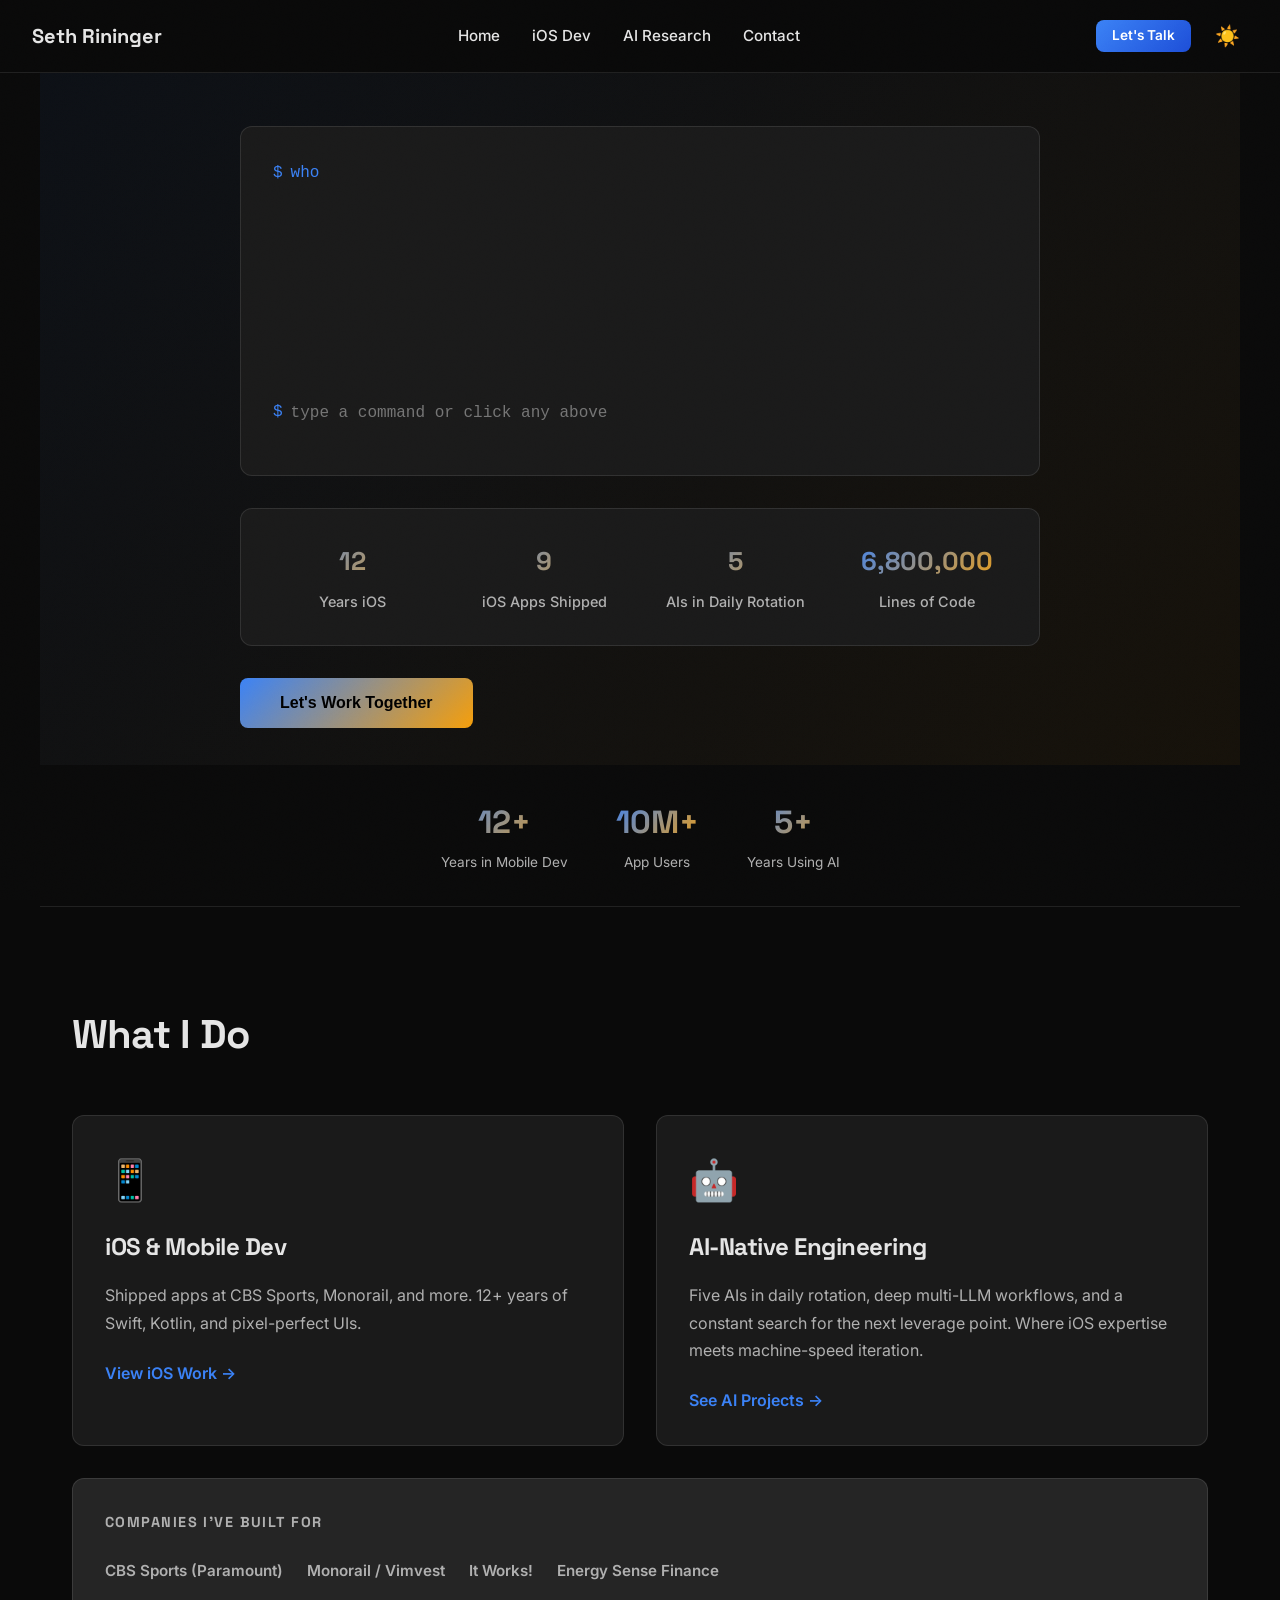
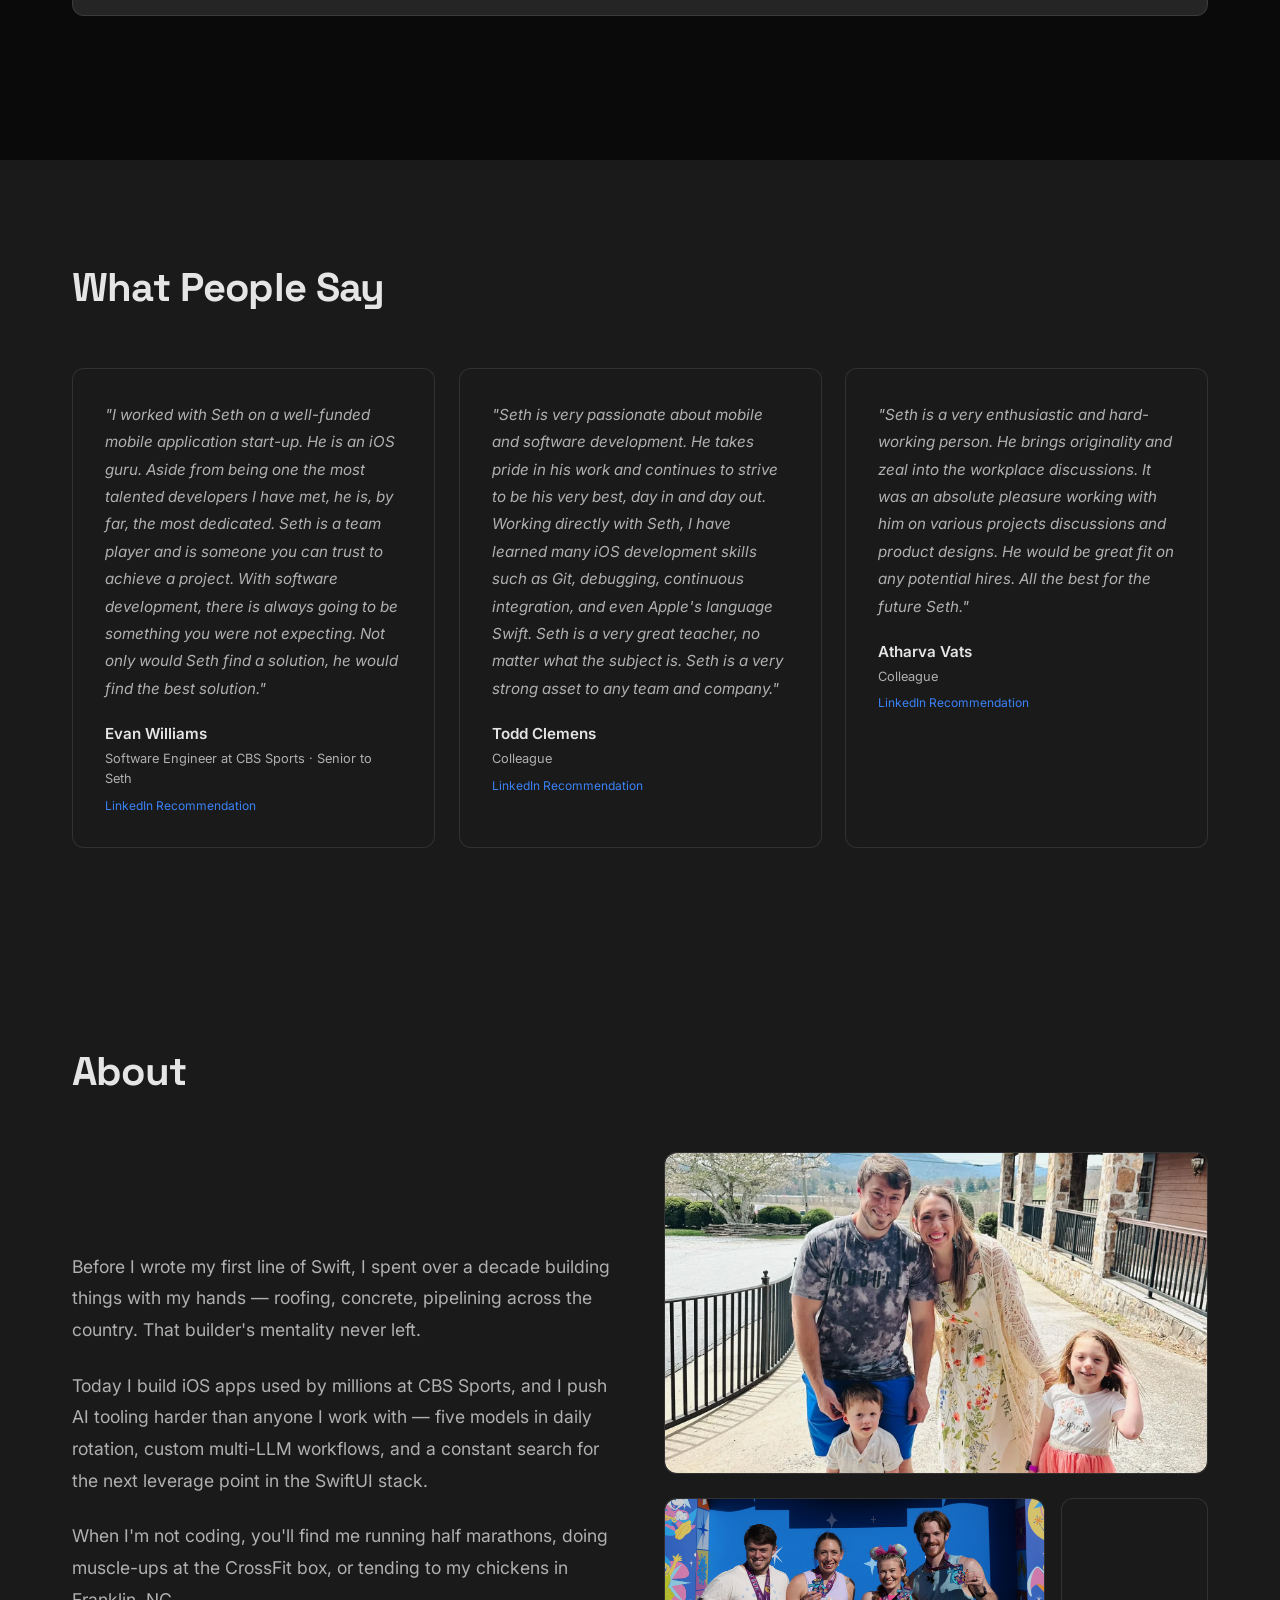
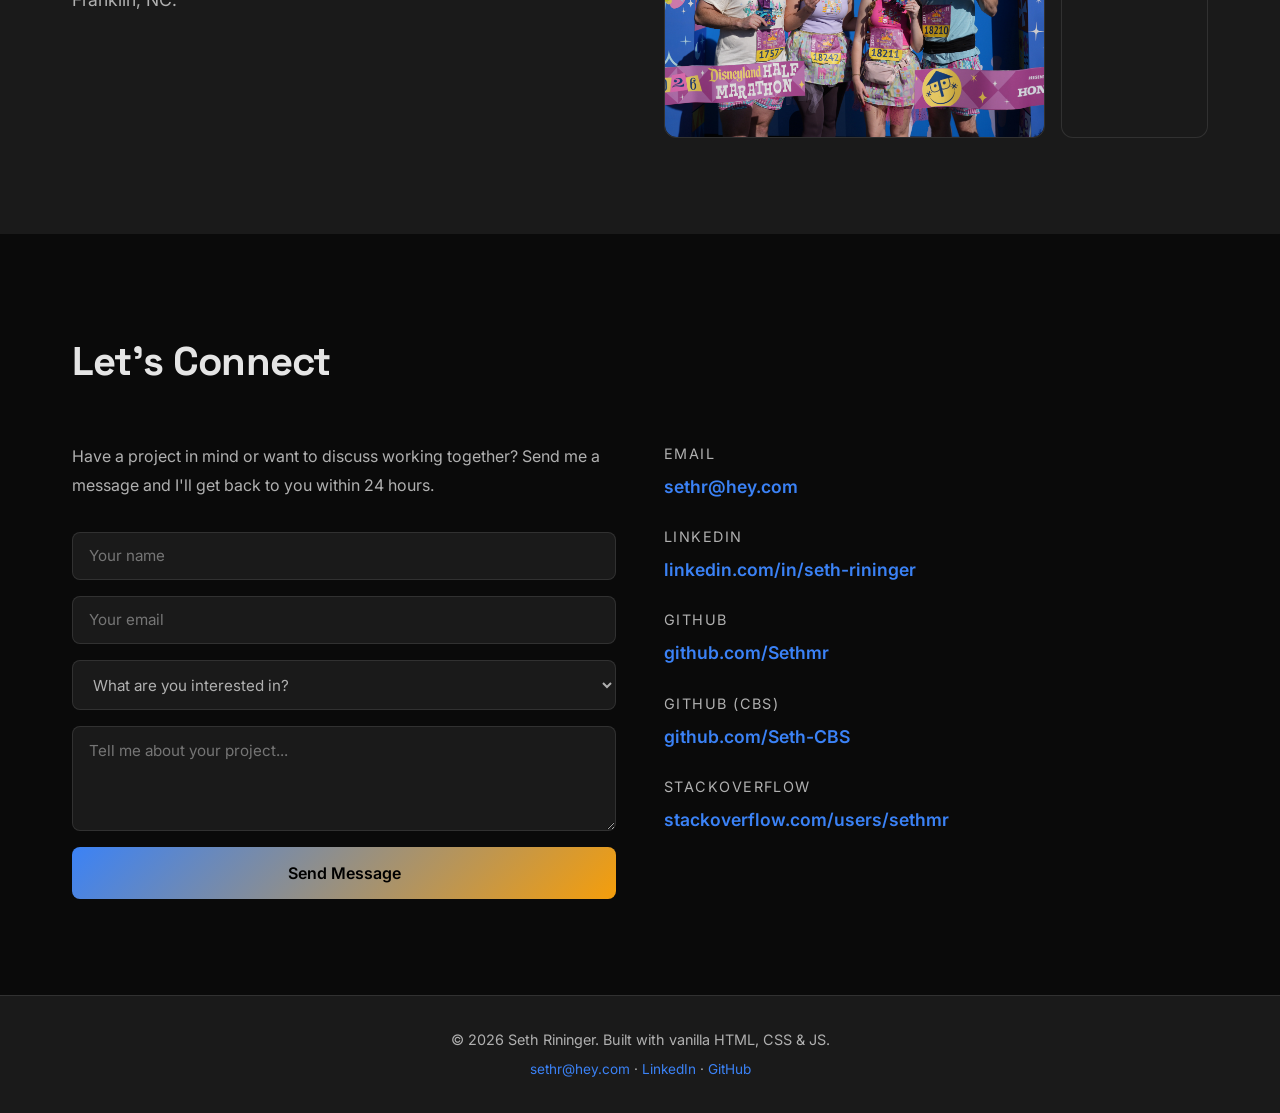
<file: gamedev.html>
<!DOCTYPE html>
<html lang="en">
<head>
    <meta charset="UTF-8">
    <meta name="viewport" content="width=device-width, initial-scale=1.0">
    <meta name="robots" content="noindex, nofollow">
    <meta http-equiv="refresh" content="0; url=index.html">
    <link rel="canonical" href="https://sethrininger.dev/">
    <title>Seth Rininger</title>
    <script>window.location.replace('index.html');</script>
</head>
<body>
    <p>Redirecting to <a href="index.html">sethrininger.dev</a>&hellip;</p>
    <!--
        Original gamedev.html (Tideward / Manu Games portfolio page) preserved at gamedev.html.bak.
        Restore by replacing this file with the contents of gamedev.html.bak, re-adding the
        Game Dev nav link in index/ios/seo/ai/video/realestate/404.html, restoring the
        Manu/Tideward content blocks (search for "tideward" or "manu" comments), and re-adding
        the gamedev.html entry to sitemap.xml.
    -->
</body>
</html>
</file>
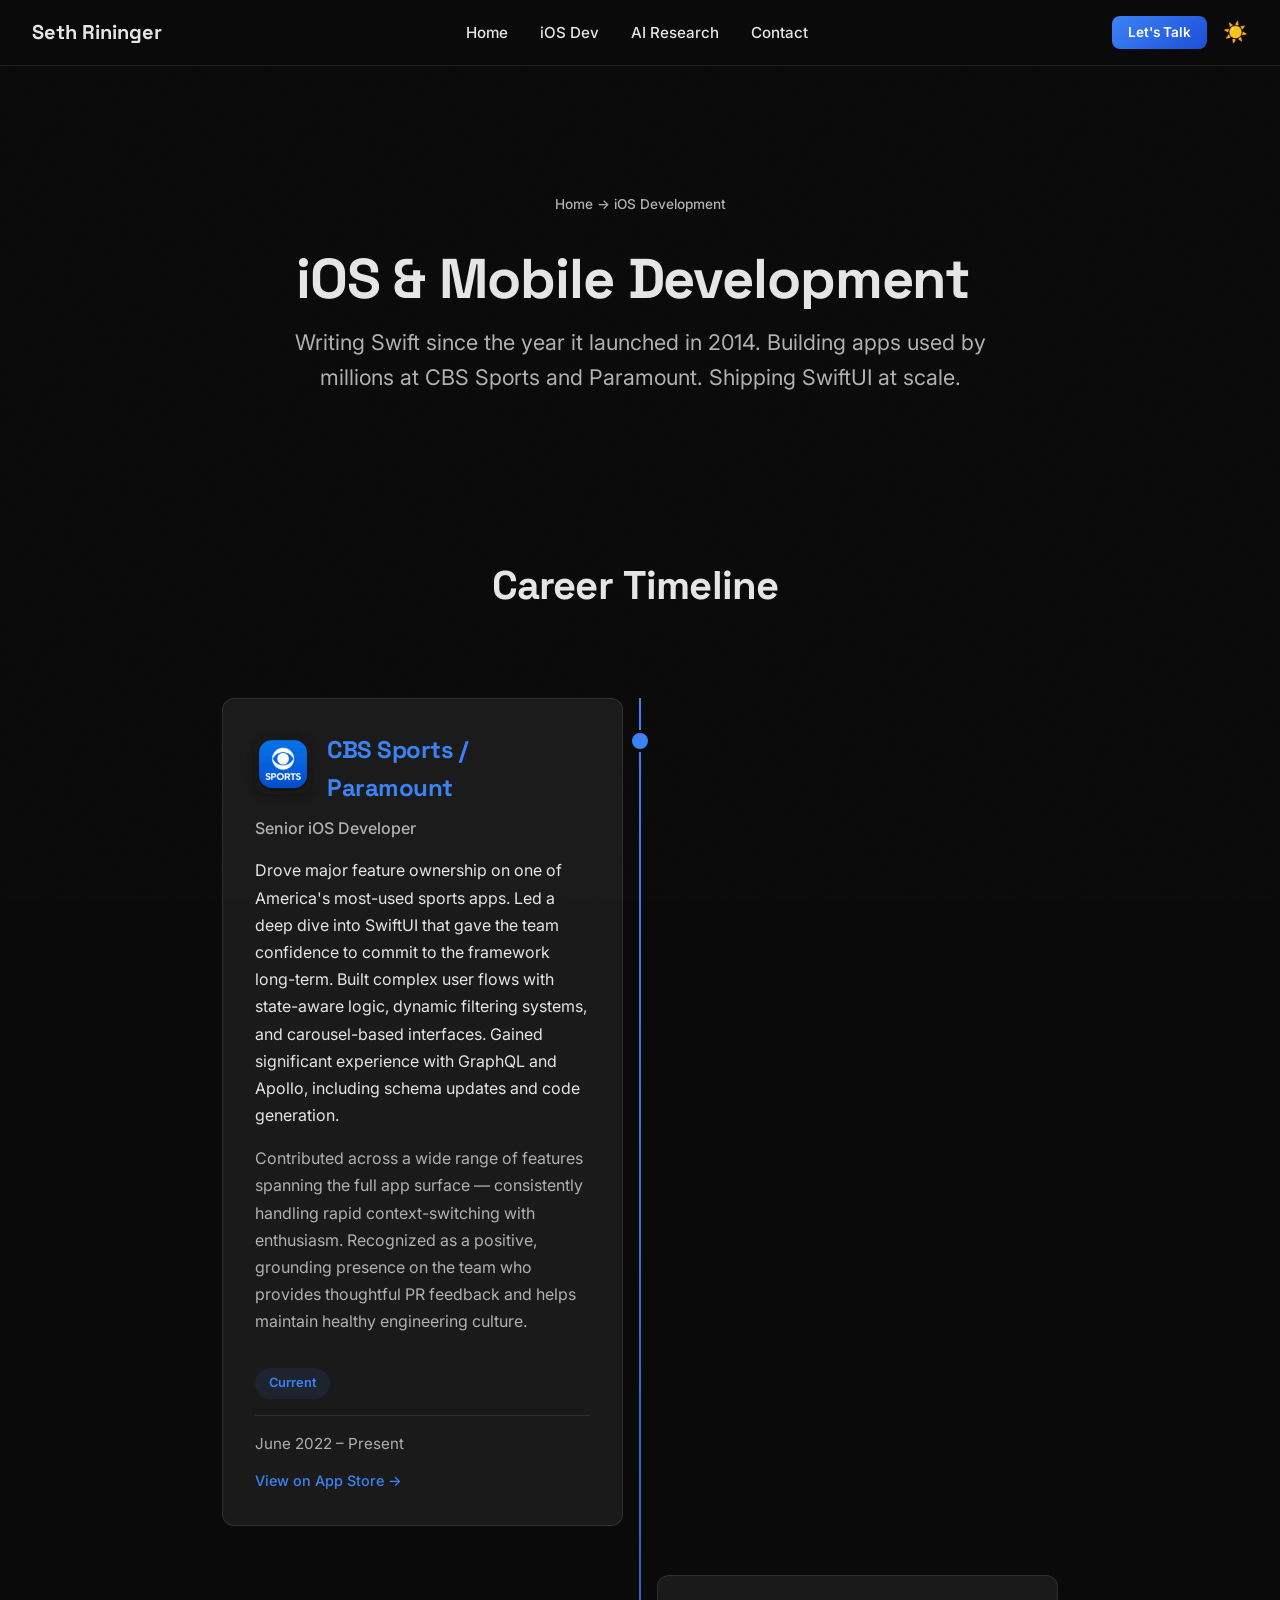
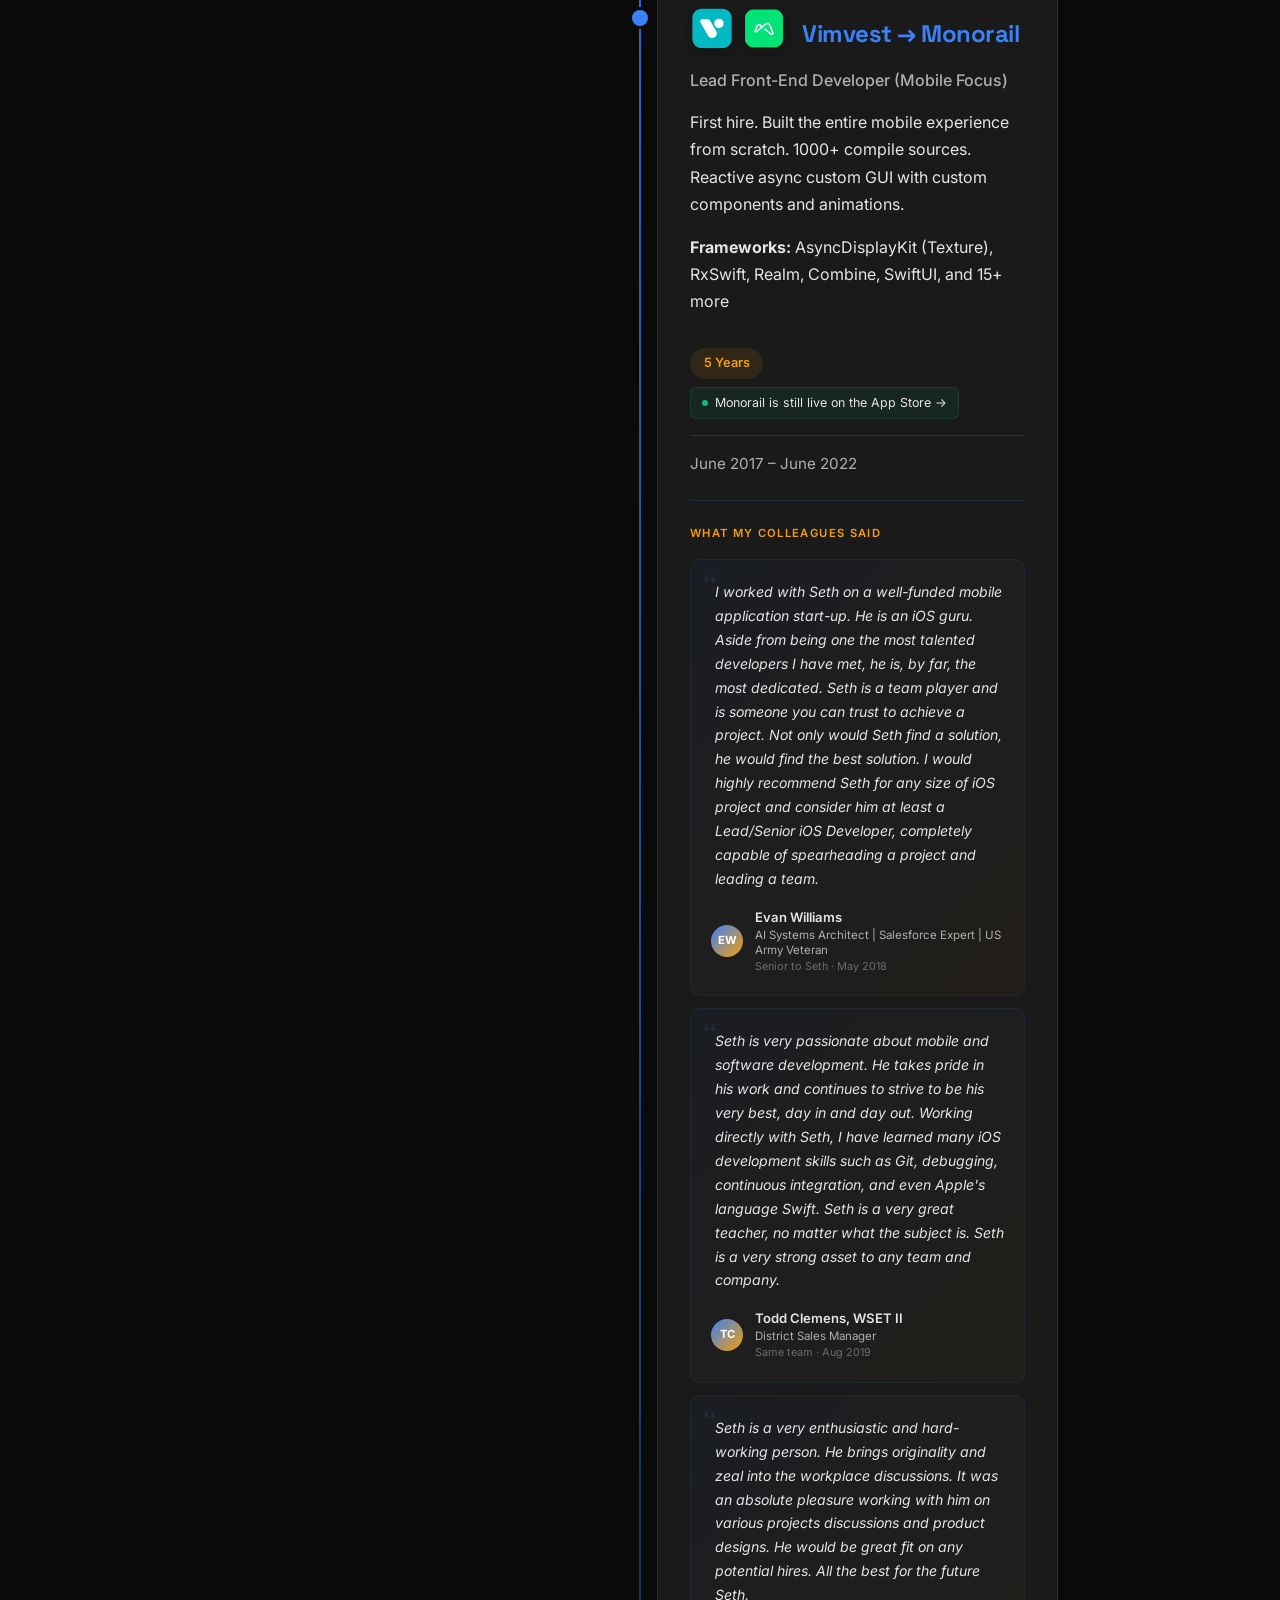
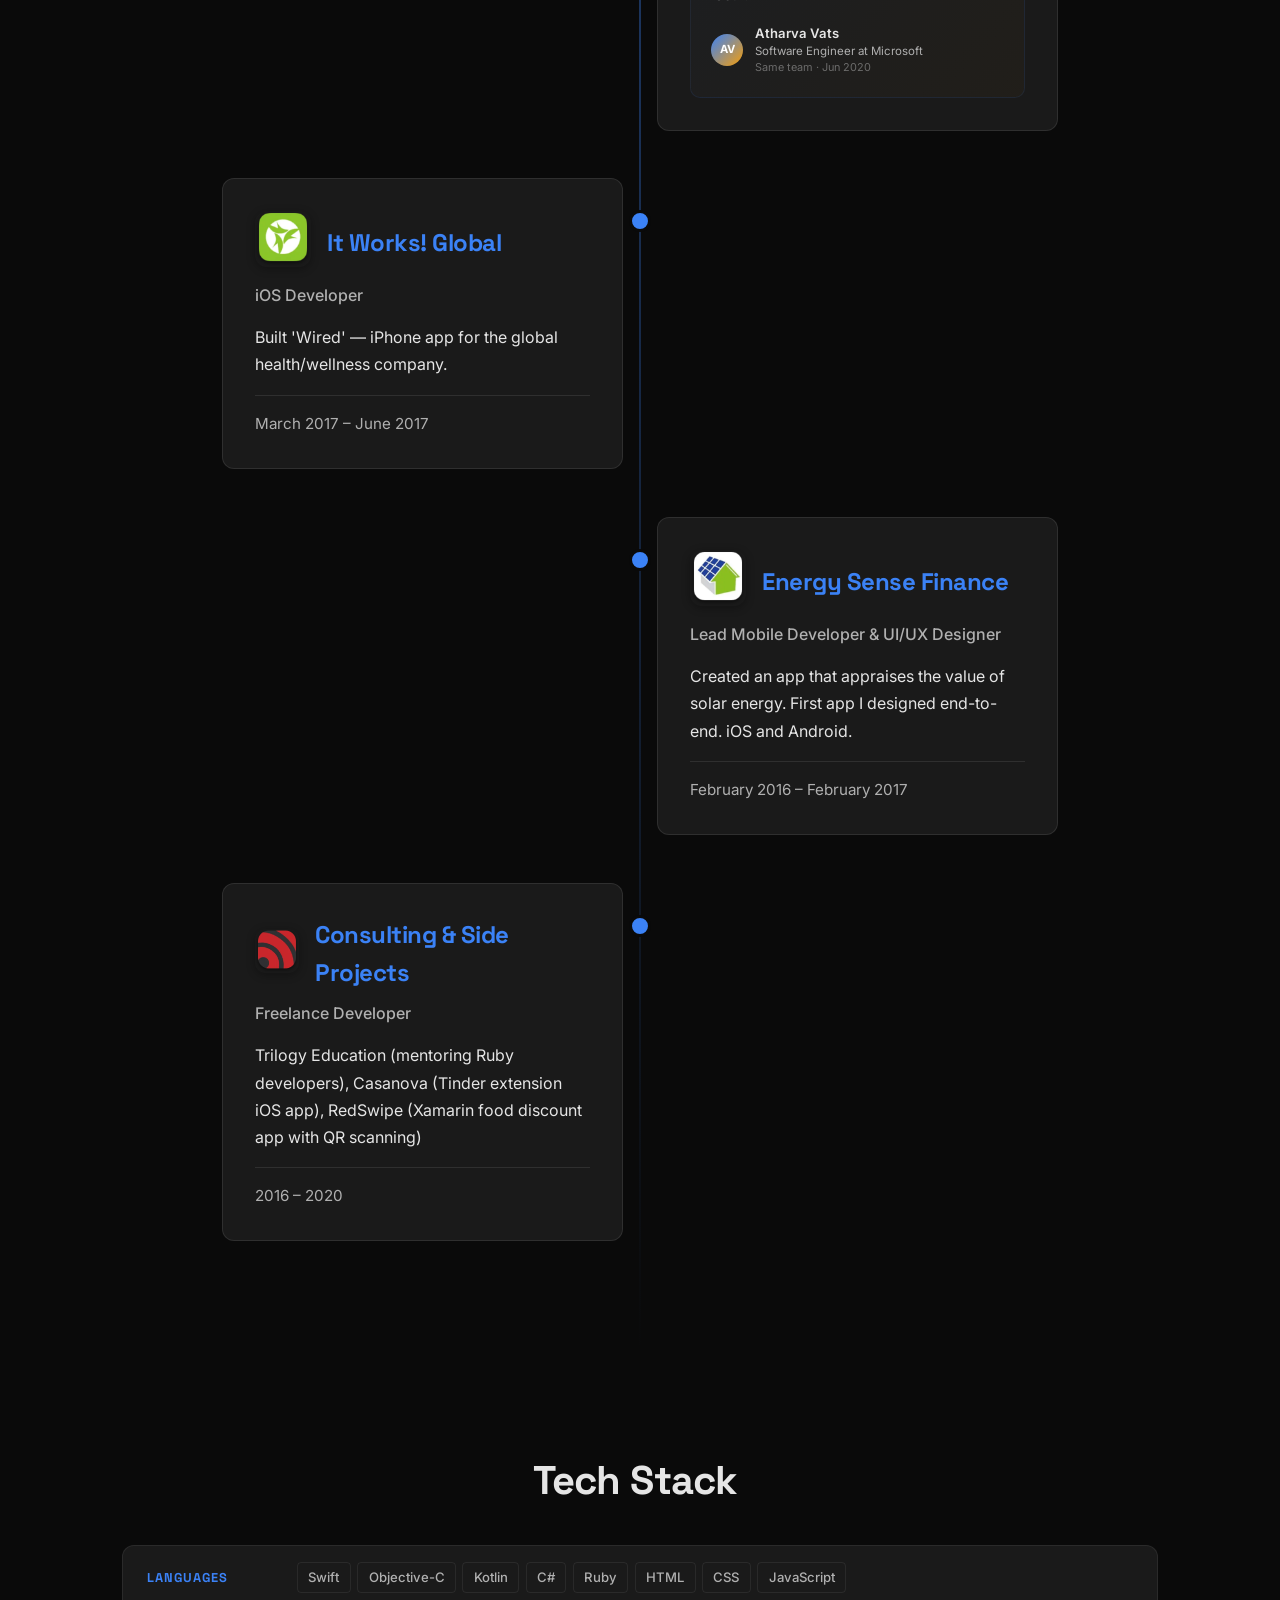
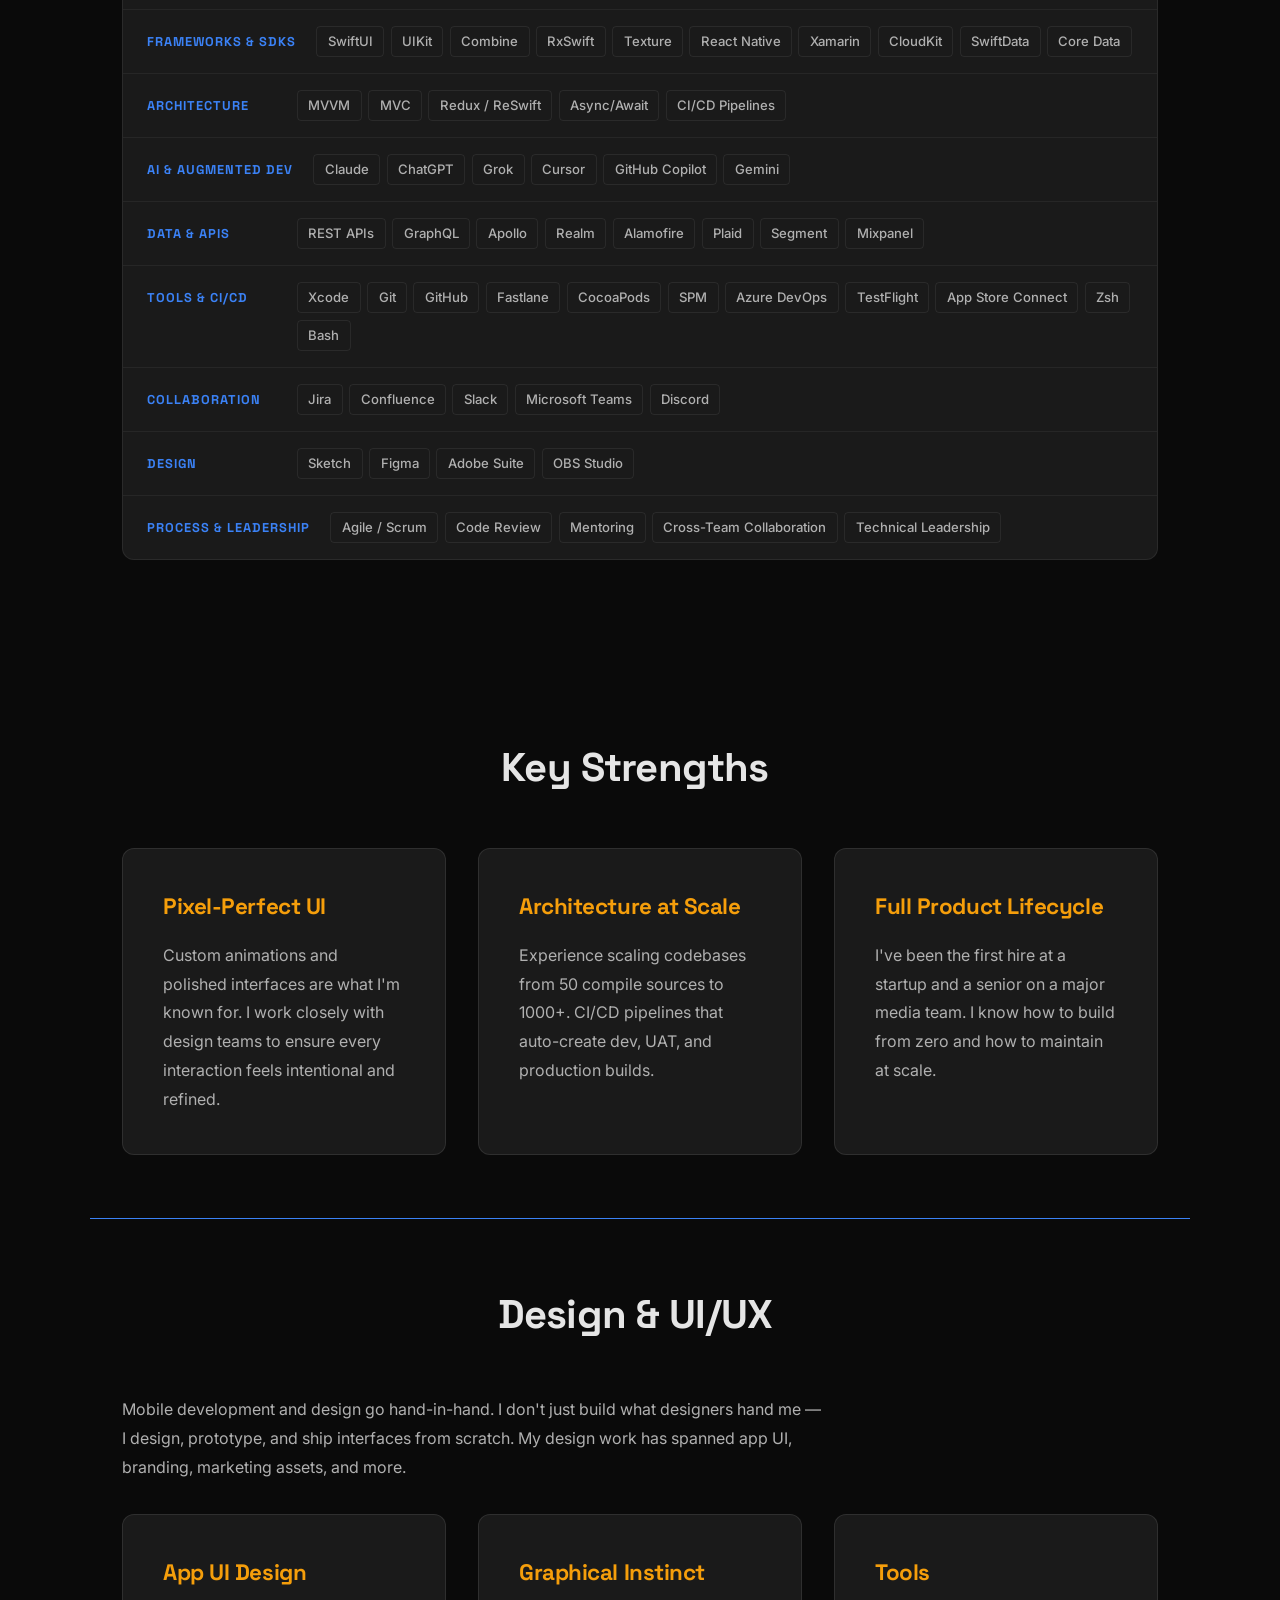
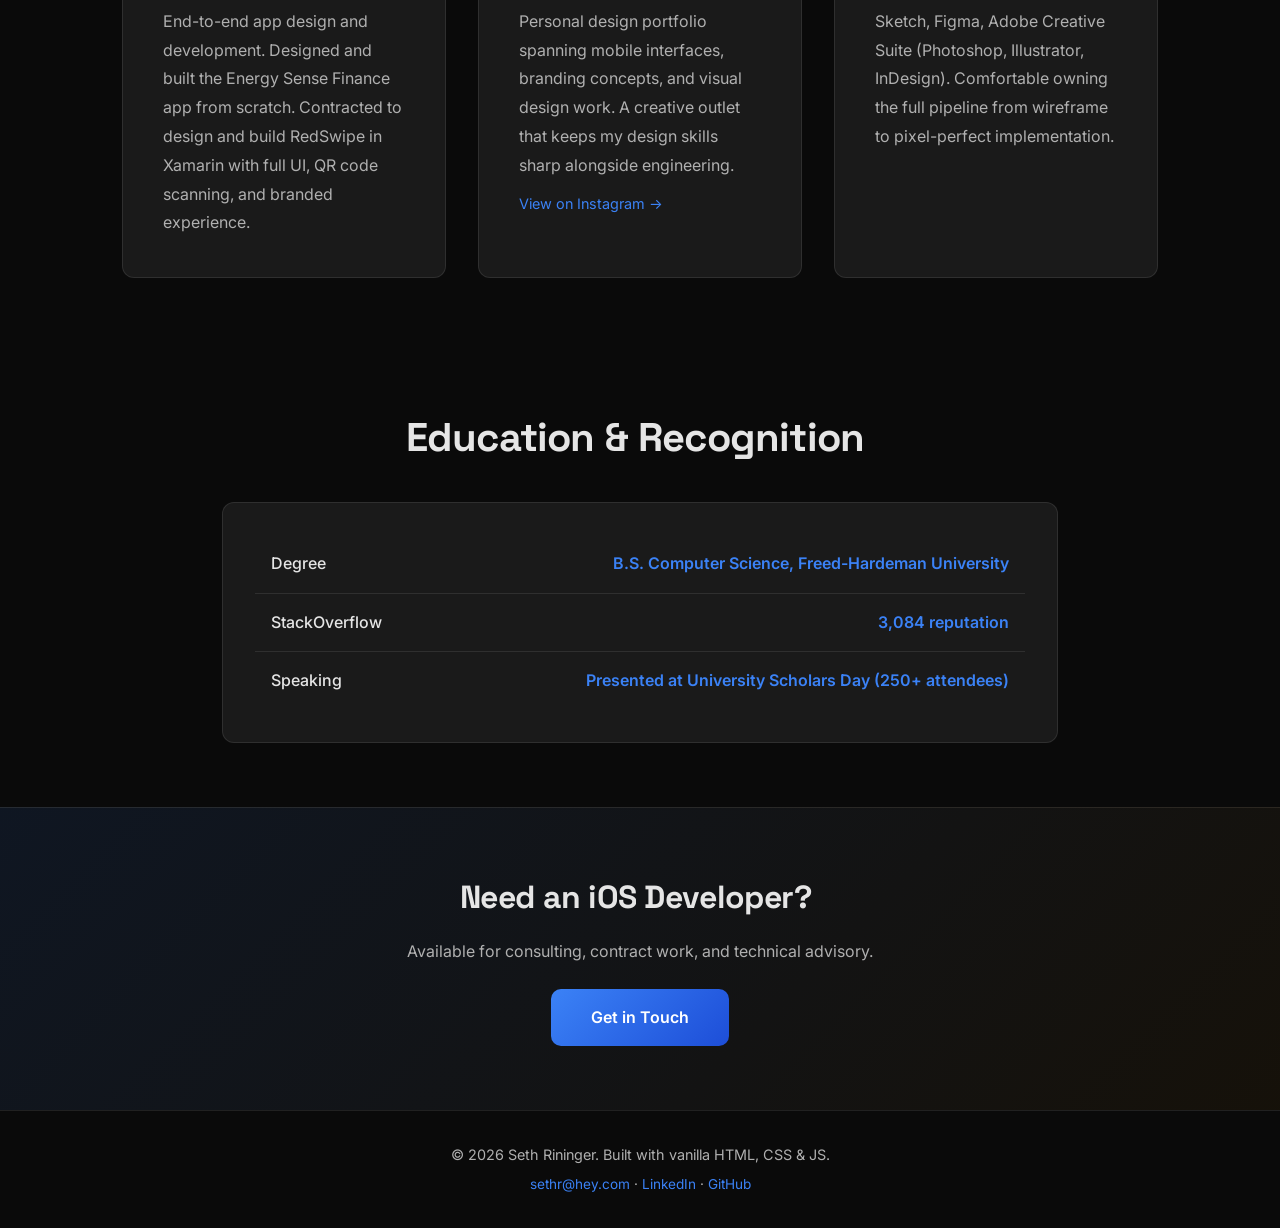
<file: ios.html>
<!DOCTYPE html>
<html lang="en">
<head>
    <meta charset="UTF-8">
    <meta name="viewport" content="width=device-width, initial-scale=1.0, viewport-fit=cover">
    <meta name="theme-color" content="#0a0a0a">
    <title>iOS & Mobile Development — Seth Rininger</title>
    <link rel="preconnect" href="https://fonts.googleapis.com">
    <link rel="preconnect" href="https://fonts.gstatic.com" crossorigin>
    <link href="https://fonts.googleapis.com/css2?family=Inter:wght@400;500;600;700&family=Space+Grotesk:wght@400;500;600;700&display=swap" rel="stylesheet">
    <link rel="stylesheet" href="assets/effects.css">
    <style>
        * {
            margin: 0;
            padding: 0;
            box-sizing: border-box;
        }

        :root {
            --bg-dark: #0a0a0a;
            --bg-dark-secondary: #1a1a1a;
            --text-light: #e5e5e5;
            --text-gray: #b0b0b0;
            --accent-blue: #3b82f6;
            --accent-amber: #f59e0b;
            --accent-blue-hover: #2563eb;
            --accent-amber-hover: #d97706;
        }

        body {
            font-family: 'Inter', sans-serif;
            background-color: var(--bg-dark);
            color: var(--text-light);
            line-height: 1.6;
            transition: background-color 0.3s ease, color 0.3s ease;
        }

        body.light-mode {
            --bg-dark: #ffffff;
            --bg-dark-secondary: #f5f5f5;
            --text-light: #1a1a1a;
            --text-gray: #666666;
        }

        h1, h2, h3, h4, h5, h6 {
            font-family: 'Space Grotesk', sans-serif;
            font-weight: 700;
            letter-spacing: -0.02em;
        }

        a {
            color: var(--accent-blue);
            text-decoration: none;
            transition: color 0.2s ease;
        }

        a:hover {
            color: var(--accent-blue-hover);
        }

        /* Sticky Navigation */
        nav {
            position: sticky;
            top: 0;
            z-index: 1000;
            background-color: rgba(10, 10, 10, 0.95);
            border-bottom: 1px solid rgba(229, 229, 229, 0.1);
            backdrop-filter: blur(10px);
            padding: 1rem 2rem;
            display: flex;
            justify-content: space-between;
            align-items: center;
        }

        body.light-mode nav {
            background-color: rgba(255, 255, 255, 0.95);
        }

        .nav-brand {
            font-family: 'Space Grotesk', sans-serif;
            font-size: 1.25rem;
            font-weight: 700;
            color: var(--text-light);
            display: flex;
            align-items: center;
        }

        .nav-links {
            display: flex;
            gap: 2rem;
            list-style: none;
            align-items: center;
        }

        .nav-links a {
            color: var(--text-light);
            font-size: 0.95rem;
            font-weight: 500;
            transition: color 0.2s ease;
        }

        .nav-links a:hover {
            color: var(--accent-blue);
        }

        .nav-controls {
            display: flex;
            gap: 1rem;
            align-items: center;
        }

        .theme-toggle {
            background: none;
            border: none;
            color: var(--text-light);
            cursor: pointer;
            font-size: 1.25rem;
            transition: color 0.2s ease;
            display: flex;
            align-items: center;
            justify-content: center;
        }

        .theme-toggle:hover {
            color: var(--accent-blue);
        }

        /* hamburger base & animation handled by effects.css */

        @media (max-width: 768px) {
            nav {
                background: transparent !important;
                border-bottom: none !important;
                backdrop-filter: none !important;
                -webkit-backdrop-filter: none !important;
                padding: 0.75rem 1rem !important;
                padding-top: calc(0.75rem + env(safe-area-inset-top, 0px)) !important;
                gap: 0 !important;
            }
            nav .nav-brand,
            nav .nav-controls {
                background: rgba(40, 40, 40, 0.55);
                -webkit-backdrop-filter: blur(20px) saturate(180%);
                backdrop-filter: blur(20px) saturate(180%);
                border: 1px solid rgba(255, 255, 255, 0.12);
                border-radius: 50px;
                box-shadow: 0 2px 12px rgba(0, 0, 0, 0.3);
                height: 40px;
                display: flex;
                align-items: center;
            }
            nav .nav-brand {
                padding: 0 1rem;
                font-size: 1rem;
            }
            nav .nav-controls {
                padding: 0 0.75rem;
                gap: 0.5rem;
            }
            body.light-mode nav .nav-brand,
            body.light-mode nav .nav-controls {
                background: rgba(255, 255, 255, 0.55);
                border: 1px solid rgba(0, 0, 0, 0.08);
                box-shadow: 0 2px 12px rgba(0, 0, 0, 0.1);
            }

            .hamburger { display: flex; }
            .nav-cta { display: none; }
            .nav-links { display: none; position: absolute; top: 100%; left: 0; right: 0; background: var(--bg-dark); border-bottom: 1px solid rgba(229,229,229,0.1); flex-direction: column; padding: 1.5rem; gap: 1rem; }
            .nav-links.active { display: flex; }

            .nav-links a {
                font-size: 0.85rem;
            }
        }

        /* Hero Section */
        .hero {
            padding: 6rem 2rem;
            max-width: 900px;
            margin: 0 auto;
            text-align: center;
            margin-top: 2rem;
        }

        .breadcrumb {
            font-size: 0.85rem;
            color: var(--text-gray);
            margin-bottom: 2rem;
            font-weight: 500;
        }

        .breadcrumb a {
            color: var(--text-gray);
        }

        .breadcrumb a:hover {
            color: var(--accent-blue);
        }

        .hero h1 {
            font-size: 3.5rem;
            margin-bottom: 1rem;
            line-height: 1.1;
        }

        .hero .subheading {
            font-size: 1.35rem;
            color: var(--text-gray);
            max-width: 700px;
            margin: 0 auto;
        }

        @media (max-width: 768px) {
            .hero {
                padding: 4rem 1.5rem;
                margin-top: 1rem;
            }

            .hero h1 {
                font-size: 2rem;
            }

            .hero .subheading {
                font-size: 1rem;
            }
        }

        /* Fade-in Animation */
        .fade-in {
            opacity: 0;
            transform: translateY(20px);
            transition: opacity 0.6s ease, transform 0.6s ease;
        }

        .fade-in.visible {
            opacity: 1;
            transform: translateY(0);
        }

        /* Timeline Section */
        .timeline-section {
            padding: 4rem 2rem;
            max-width: 900px;
            margin: 0 auto;
        }

        .timeline-section h2 {
            font-size: 2.5rem;
            margin-bottom: 3rem;
            text-align: center;
        }

        .timeline {
            position: relative;
            padding: 2rem 0;
        }

        .timeline::before {
            content: '';
            position: absolute;
            left: 50%;
            transform: translateX(-50%);
            width: 2px;
            height: 100%;
            background: linear-gradient(to bottom, var(--accent-blue), transparent);
        }

        .timeline-item {
            margin-bottom: 3rem;
            position: relative;
        }

        .timeline-item:nth-child(odd) .timeline-card {
            margin-left: 0;
            margin-right: auto;
            width: 48%;
        }

        .timeline-item:nth-child(even) .timeline-card {
            margin-left: auto;
            margin-right: 0;
            width: 48%;
        }

        .timeline-item::before {
            content: '';
            position: absolute;
            left: 50%;
            top: 2rem;
            transform: translateX(-50%);
            width: 16px;
            height: 16px;
            background-color: var(--accent-blue);
            border: 3px solid var(--bg-dark);
            border-radius: 50%;
            z-index: 10;
        }

        body.light-mode .timeline-item::before {
            border-color: var(--bg-dark);
        }

        .timeline-card {
            background-color: var(--bg-dark-secondary);
            border: 1px solid rgba(229, 229, 229, 0.1);
            border-radius: 12px;
            padding: 2rem;
            transition: all 0.3s ease;
        }

        .timeline-card:hover {
            border-color: var(--accent-blue);
            box-shadow: 0 8px 24px rgba(59, 130, 246, 0.15);
        }

        .timeline-card-header {
            display: flex;
            align-items: center;
            gap: 1rem;
            margin-bottom: 0.5rem;
        }

        .timeline-app-icon {
            width: 56px;
            height: 56px;
            border-radius: 12px;
            flex-shrink: 0;
            box-shadow: 0 2px 8px rgba(0, 0, 0, 0.3);
        }

        .timeline-app-icons {
            display: flex;
            gap: 0.5rem;
            flex-shrink: 0;
        }

        .timeline-app-icons .timeline-app-icon {
            width: 44px;
            height: 44px;
            border-radius: 10px;
        }

        .timeline-card h3 {
            font-size: 1.5rem;
            margin-bottom: 0;
            color: var(--accent-blue);
        }

        .timeline-card .role {
            font-size: 1rem;
            color: var(--text-gray);
            margin-bottom: 1rem;
            font-weight: 500;
        }

        .timeline-card p {
            margin-bottom: 1rem;
            color: var(--text-light);
            line-height: 1.7;
        }

        .timeline-card .details {
            font-size: 0.95rem;
            color: var(--text-gray);
            margin-top: 1rem;
            padding-top: 1rem;
            border-top: 1px solid rgba(229, 229, 229, 0.1);
        }

        .timeline-card .badge {
            display: inline-block;
            background-color: rgba(59, 130, 246, 0.1);
            color: var(--accent-blue);
            padding: 0.35rem 0.85rem;
            border-radius: 20px;
            font-size: 0.8rem;
            font-weight: 600;
            margin-top: 1rem;
        }

        .timeline-card .duration-badge {
            background-color: rgba(245, 158, 11, 0.1);
            color: var(--accent-amber);
        }

        @media (max-width: 768px) {
            .timeline::before {
                left: 1rem;
            }

            .timeline-item::before {
                left: 1rem;
            }

            .timeline-item:nth-child(odd) .timeline-card,
            .timeline-item:nth-child(even) .timeline-card {
                width: calc(100% - 4rem);
                margin-left: 4rem !important;
                margin-right: 0 !important;
            }

            .timeline-card {
                padding: 1.5rem;
                overflow-x: hidden;
            }

            .timeline-card h3 {
                font-size: 1.25rem;
            }
        }

        /* Inline Testimonials */
        .card-testimonials {
            margin-top: 1.5rem;
            padding-top: 1.5rem;
            border-top: 1px solid rgba(59, 130, 246, 0.15);
        }

        .card-testimonials-label {
            font-size: 0.7rem;
            text-transform: uppercase;
            letter-spacing: 0.12em;
            color: var(--accent-amber);
            font-weight: 600;
            margin-bottom: 1rem;
        }

        .card-testimonial {
            background: linear-gradient(135deg, rgba(59, 130, 246, 0.04), rgba(245, 158, 11, 0.03));
            border: 1px solid rgba(59, 130, 246, 0.1);
            border-radius: 10px;
            padding: 1.25rem;
            margin-bottom: 0.75rem;
            position: relative;
            transition: border-color 0.3s ease;
        }

        .card-testimonial:last-child {
            margin-bottom: 0;
        }

        .card-testimonial:hover {
            border-color: rgba(59, 130, 246, 0.3);
        }

        .card-testimonial::before {
            content: '\201C';
            position: absolute;
            top: 0.5rem;
            left: 0.75rem;
            font-size: 2rem;
            line-height: 1;
            color: rgba(59, 130, 246, 0.15);
            font-family: Georgia, serif;
        }

        .card-testimonial-text {
            font-size: 0.88rem;
            line-height: 1.75;
            color: var(--text-light);
            font-style: italic;
            padding-left: 0.25rem;
            margin-bottom: 0.75rem;
        }

        .card-testimonial-author {
            display: flex;
            align-items: center;
            gap: 0.75rem;
        }

        .card-testimonial-avatar {
            width: 32px;
            height: 32px;
            border-radius: 50%;
            background: linear-gradient(135deg, var(--accent-blue), var(--accent-amber));
            display: flex;
            align-items: center;
            justify-content: center;
            font-size: 0.7rem;
            font-weight: 700;
            color: white;
            flex-shrink: 0;
        }

        .card-testimonial-info {
            display: flex;
            flex-direction: column;
        }

        .card-testimonial-name {
            font-size: 0.82rem;
            font-weight: 600;
            color: var(--text-light);
        }

        .card-testimonial-title {
            font-size: 0.72rem;
            color: var(--text-gray);
            line-height: 1.3;
        }

        .card-testimonial-date {
            font-size: 0.68rem;
            color: rgba(160, 160, 160, 0.6);
        }

        .monorail-note {
            display: inline-flex;
            align-items: center;
            gap: 0.4rem;
            font-size: 0.78rem;
            color: rgba(16, 185, 129, 0.9);
            margin-top: 0.5rem;
            padding: 0.3rem 0.7rem;
            background: rgba(16, 185, 129, 0.08);
            border-radius: 6px;
            border: 1px solid rgba(16, 185, 129, 0.15);
        }

        .monorail-note::before {
            content: '';
            width: 6px;
            height: 6px;
            border-radius: 50%;
            background: #10b981;
            animation: pulse-dot 2s ease-in-out infinite;
        }

        @keyframes pulse-dot {
            0%, 100% { opacity: 1; }
            50% { opacity: 0.3; }
        }

        /* Tech Stack Section */
        .tech-section {
            padding: 4rem 2rem;
            max-width: 1100px;
            margin: 0 auto;
        }

        .tech-section h2 {
            font-size: 2.5rem;
            margin-bottom: 2rem;
            text-align: center;
        }

        .tech-grid {
            display: flex;
            flex-direction: column;
            gap: 0;
            margin-bottom: 3rem;
            background: var(--bg-dark-secondary);
            border: 1px solid rgba(229, 229, 229, 0.08);
            border-radius: 12px;
            overflow: hidden;
        }

        .tech-category {
            border-bottom: 1px solid rgba(229, 229, 229, 0.06);
            padding: 1rem 1.5rem;
            display: flex;
            align-items: baseline;
            gap: 1.25rem;
            transition: background-color 0.2s ease;
        }

        .tech-category:last-child {
            border-bottom: none;
        }

        .tech-category:hover {
            background-color: rgba(59, 130, 246, 0.03);
        }

        .tech-category h3 {
            font-size: 0.8rem;
            text-transform: uppercase;
            letter-spacing: 0.08em;
            color: var(--accent-blue);
            min-width: 130px;
            flex-shrink: 0;
            line-height: 1.6;
        }

        .tech-items {
            display: flex;
            flex-wrap: wrap;
            gap: 0.4rem;
        }

        .tech-badge {
            background-color: transparent;
            color: var(--text-gray);
            padding: 0.25rem 0.65rem;
            border-radius: 4px;
            font-size: 0.82rem;
            font-weight: 500;
            transition: all 0.15s ease;
            border: 1px solid rgba(229, 229, 229, 0.08);
        }

        .tech-badge:hover {
            background-color: rgba(59, 130, 246, 0.1);
            border-color: rgba(59, 130, 246, 0.3);
            color: var(--accent-blue);
        }

        @media (max-width: 640px) {
            .tech-category {
                flex-direction: column;
                gap: 0.5rem;
                padding: 0.85rem 1.25rem;
            }
            .tech-category h3 {
                min-width: unset;
            }
        }

        /* Strengths Section */
        .strengths-section {
            padding: 4rem 2rem;
            max-width: 1100px;
            margin: 0 auto;
        }

        .strengths-section h2 {
            font-size: 2.5rem;
            margin-bottom: 3rem;
            text-align: center;
        }

        .strengths-grid {
            display: grid;
            grid-template-columns: repeat(auto-fit, minmax(300px, 1fr));
            gap: 2rem;
        }

        .strength-card {
            background-color: var(--bg-dark-secondary);
            border: 1px solid rgba(229, 229, 229, 0.1);
            border-radius: 12px;
            padding: 2.5rem;
            transition: all 0.3s ease;
        }

        .strength-card:hover {
            border-color: var(--accent-amber);
            box-shadow: 0 8px 24px rgba(245, 158, 11, 0.15);
        }

        .strength-card h3 {
            font-size: 1.4rem;
            margin-bottom: 1rem;
            color: var(--accent-amber);
        }

        .strength-card p {
            color: var(--text-gray);
            line-height: 1.8;
        }

        /* Education Section */
        .education-section {
            padding: 4rem 2rem;
            max-width: 900px;
            margin: 0 auto;
        }

        .education-section h2 {
            font-size: 2.5rem;
            margin-bottom: 2rem;
            text-align: center;
        }

        .education-card {
            background-color: var(--bg-dark-secondary);
            border: 1px solid rgba(229, 229, 229, 0.1);
            border-radius: 12px;
            padding: 2rem;
            text-align: center;
        }

        .education-card h3 {
            font-size: 1.3rem;
            margin-bottom: 1rem;
            color: var(--accent-blue);
        }

        .education-item {
            margin: 1rem 0;
            padding: 0.5rem 0;
        }

        .education-item p {
            color: var(--text-gray);
            font-size: 1rem;
        }

        .stat-item {
            display: flex;
            justify-content: space-between;
            align-items: center;
            padding: 1rem;
            border-bottom: 1px solid rgba(229, 229, 229, 0.1);
        }

        .stat-item:last-child {
            border-bottom: none;
        }

        .stat-label {
            font-weight: 500;
            color: var(--text-light);
        }

        .stat-value {
            color: var(--accent-blue);
            font-weight: 600;
        }

        /* CTA Section */
        .cta-section {
            padding: 4rem 2rem;
            text-align: center;
            background: linear-gradient(135deg, rgba(59, 130, 246, 0.1), rgba(245, 158, 11, 0.05));
            border-top: 1px solid rgba(229, 229, 229, 0.1);
            border-bottom: 1px solid rgba(229, 229, 229, 0.1);
        }

        .cta-section h2 {
            font-size: 2rem;
            margin-bottom: 1.5rem;
        }

        .cta-button {
            display: inline-block;
            background-color: var(--accent-blue);
            color: white;
            padding: 1rem 2.5rem;
            border-radius: 8px;
            font-weight: 600;
            font-size: 1rem;
            transition: all 0.3s ease;
            border: none;
            cursor: pointer;
            margin-top: 1rem;
        }

        .cta-button:hover {
            background-color: var(--accent-blue-hover);
            transform: translateY(-2px);
            box-shadow: 0 8px 16px rgba(59, 130, 246, 0.3);
        }

        /* Footer */
        footer {
            padding: 2rem;
            text-align: center;
            color: var(--text-gray);
            border-top: 1px solid rgba(229, 229, 229, 0.1);
            font-size: 0.9rem;
        }

        @media (max-width: 768px) {
            .tech-grid {
                grid-template-columns: 1fr;
            }

            .strengths-grid {
                grid-template-columns: 1fr;
            }

            .hero h1 {
                font-size: 2rem;
            }

            .timeline-section h2,
            .tech-section h2,
            .strengths-section h2,
            .education-section h2 {
                font-size: 1.75rem;
            }
        }
    </style>
    <meta name="author" content="Seth Rininger">
    <meta name="robots" content="index, follow">
    <meta name="description" content="Senior iOS Developer with 12+ years of experience in Swift, SwiftUI, Objective-C, and cross-platform development. Currently at CBS Sports/Paramount.">
    <meta property="og:site_name" content="Seth Rininger — Developer & Consultant">
    <meta property="og:locale" content="en_US">
    <meta property="og:type" content="website">
    <meta property="og:title" content="iOS & Mobile Development — Seth Rininger">
    <meta property="og:description" content="12+ years of Swift, SwiftUI, and mobile development. From startups to CBS Sports/Paramount.">
    <meta property="og:url" content="https://sethrininger.dev/ios.html">
    <meta name="twitter:card" content="summary_large_image">
    <meta name="twitter:creator" content="@sethrininger">
    <link rel="canonical" href="https://sethrininger.dev/ios.html">
    <link rel="icon" type="image/png" href="assets/favicon.png">
    <link rel="apple-touch-icon" href="assets/apple-touch-icon.png">
    <meta property="og:image" content="https://sethrininger.dev/assets/images/og-preview.png">
    <meta property="og:image:width" content="1200">
    <meta property="og:image:height" content="630">
    <script type="application/ld+json">
{
  "@context": "https://schema.org",
  "@type": "BreadcrumbList",
  "itemListElement": [
    { "@type": "ListItem", "position": 1, "name": "Home", "item": "https://sethrininger.dev/" },
    { "@type": "ListItem", "position": 2, "name": "iOS Development", "item": "https://sethrininger.dev/ios.html" }
  ]
}
</script>
</head>
<body>
    <!-- Navigation -->
    <nav>
        <a href="index.html" class="nav-brand" style="text-decoration:none;">Seth Rininger</a>
        <ul class="nav-links">
            <li><a href="index.html">Home</a></li>
            <li><a href="ios.html">iOS Dev</a></li>
            <!-- <li><a href="seo.html">SEO</a></li> -->
            <li><a href="ai.html">AI Research</a></li>
            <!-- <li><a href="gamedev.html">Game Dev</a></li> -->
            <!-- <li><a href="video.html">Video</a></li> -->
            <!-- <li><a href="realestate.html">Real Estate</a></li> -->
            <li><a href="index.html#contact">Contact</a></li>
        </ul>
        <div class="nav-controls">
            <a href="index.html#contact" class="nav-cta">Let's Talk</a>
            <button class="theme-toggle" id="themeToggle" aria-label="Toggle theme">☀️</button>
            <button class="hamburger" id="hamburger" aria-label="Toggle navigation menu" aria-expanded="false">
                <span></span><span></span><span></span>
            </button>
        </div>
    </nav>

    <!-- Hero Section -->
    <section class="hero fade-in">
        <div class="breadcrumb">
            <a href="index.html">Home</a> → iOS Development
        </div>
        <h1>iOS & Mobile Development</h1>
        <p class="subheading">Writing Swift since the year it launched in 2014. Building apps used by millions at CBS Sports and Paramount. Shipping SwiftUI at scale.</p>
    </section>

    <!-- Timeline Section -->
    <section class="timeline-section fade-in">
        <h2>Career Timeline</h2>
        <div class="timeline">
            <!-- CBS Sports / Paramount -->
            <div class="timeline-item fade-in">
                <div class="timeline-card">
                    <div class="timeline-card-header">
                        <picture>
                            <source srcset="assets/images/cbs_sports@3x.webp" type="image/webp">
                            <img src="assets/images/cbs_sports@3x.png" alt="CBS Sports app icon" class="timeline-app-icon" loading="lazy">
                        </picture>
                        <h3>CBS Sports / Paramount</h3>
                    </div>
                    <div class="role">Senior iOS Developer</div>
                    <p>Drove major feature ownership on one of America's most-used sports apps. Led a deep dive into SwiftUI that gave the team confidence to commit to the framework long-term. Built complex user flows with state-aware logic, dynamic filtering systems, and carousel-based interfaces. Gained significant experience with GraphQL and Apollo, including schema updates and code generation.</p>
                    <p style="margin-top: 0.5rem; color: var(--text-gray);">Contributed across a wide range of features spanning the full app surface — consistently handling rapid context-switching with enthusiasm. Recognized as a positive, grounding presence on the team who provides thoughtful PR feedback and helps maintain healthy engineering culture.</p>
                    <span class="badge">Current</span>
                    <div class="details">June 2022 – Present</div>
                    <a href="https://apps.apple.com/us/app/cbs-sports-app-scores-news/id307184892" target="_blank" rel="noopener" style="display: inline-flex; align-items: center; gap: 0.4rem; margin-top: 0.75rem; color: var(--accent-blue); text-decoration: none; font-size: 0.9rem; font-weight: 500;">View on App Store &rarr;</a>
                </div>
            </div>

            <!-- Vimvest / Monorail -->
            <div class="timeline-item fade-in">
                <div class="timeline-card">
                    <div class="timeline-card-header">
                        <div class="timeline-app-icons">
                            <picture>
                                <source srcset="assets/images/Vimvest@3x.webp" type="image/webp">
                                <img src="assets/images/Vimvest@3x.png" alt="Vimvest app icon" class="timeline-app-icon" loading="lazy">
                            </picture>
                            <picture>
                                <source srcset="assets/images/Monorail@3x.webp" type="image/webp">
                                <img src="assets/images/Monorail@3x.png" alt="Monorail app icon" class="timeline-app-icon" loading="lazy">
                            </picture>
                        </div>
                        <h3>Vimvest &rarr; Monorail</h3>
                    </div>
                    <div class="role">Lead Front-End Developer (Mobile Focus)</div>
                    <p>First hire. Built the entire mobile experience from scratch. 1000+ compile sources. Reactive async custom GUI with custom components and animations.</p>
                    <p><strong>Frameworks:</strong> AsyncDisplayKit (Texture), RxSwift, Realm, Combine, SwiftUI, and 15+ more</p>
                    <span class="badge duration-badge">5 Years</span>
                    <a href="https://apps.apple.com/us/app/monorail-americas-invest-app/id1253602285" target="_blank" rel="noopener" class="monorail-note" style="text-decoration: none; color: inherit;">Monorail is still live on the App Store &rarr;</a>
                    <div class="details">June 2017 – June 2022</div>

                    <div class="card-testimonials">
                        <div class="card-testimonials-label">What my colleagues said</div>

                        <div class="card-testimonial">
                            <p class="card-testimonial-text">I worked with Seth on a well-funded mobile application start-up. He is an iOS guru. Aside from being one the most talented developers I have met, he is, by far, the most dedicated. Seth is a team player and is someone you can trust to achieve a project. Not only would Seth find a solution, he would find the best solution. I would highly recommend Seth for any size of iOS project and consider him at least a Lead/Senior iOS Developer, completely capable of spearheading a project and leading a team.</p>
                            <div class="card-testimonial-author">
                                <div class="card-testimonial-avatar">EW</div>
                                <div class="card-testimonial-info">
                                    <span class="card-testimonial-name">Evan Williams</span>
                                    <span class="card-testimonial-title">AI Systems Architect | Salesforce Expert | US Army Veteran</span>
                                    <span class="card-testimonial-date">Senior to Seth &middot; May 2018</span>
                                </div>
                            </div>
                        </div>

                        <div class="card-testimonial">
                            <p class="card-testimonial-text">Seth is very passionate about mobile and software development. He takes pride in his work and continues to strive to be his very best, day in and day out. Working directly with Seth, I have learned many iOS development skills such as Git, debugging, continuous integration, and even Apple's language Swift. Seth is a very great teacher, no matter what the subject is. Seth is a very strong asset to any team and company.</p>
                            <div class="card-testimonial-author">
                                <div class="card-testimonial-avatar">TC</div>
                                <div class="card-testimonial-info">
                                    <span class="card-testimonial-name">Todd Clemens, WSET II</span>
                                    <span class="card-testimonial-title">District Sales Manager</span>
                                    <span class="card-testimonial-date">Same team &middot; Aug 2019</span>
                                </div>
                            </div>
                        </div>

                        <div class="card-testimonial">
                            <p class="card-testimonial-text">Seth is a very enthusiastic and hard-working person. He brings originality and zeal into the workplace discussions. It was an absolute pleasure working with him on various projects discussions and product designs. He would be great fit on any potential hires. All the best for the future Seth.</p>
                            <div class="card-testimonial-author">
                                <div class="card-testimonial-avatar">AV</div>
                                <div class="card-testimonial-info">
                                    <span class="card-testimonial-name">Atharva Vats</span>
                                    <span class="card-testimonial-title">Software Engineer at Microsoft</span>
                                    <span class="card-testimonial-date">Same team &middot; Jun 2020</span>
                                </div>
                            </div>
                        </div>
                    </div>
                </div>
            </div>

            <!-- It Works! Global -->
            <div class="timeline-item fade-in">
                <div class="timeline-card">
                    <div class="timeline-card-header">
                        <picture>
                            <source srcset="assets/images/ItWorks@3x.webp" type="image/webp">
                            <img src="assets/images/ItWorks@3x.png" alt="It Works! app icon" class="timeline-app-icon" loading="lazy">
                        </picture>
                        <h3>It Works! Global</h3>
                    </div>
                    <div class="role">iOS Developer</div>
                    <p>Built 'Wired' — iPhone app for the global health/wellness company.</p>
                    <div class="details">March 2017 – June 2017</div>
                </div>
            </div>

            <!-- Energy Sense Finance -->
            <div class="timeline-item fade-in">
                <div class="timeline-card">
                    <div class="timeline-card-header">
                        <picture>
                            <source srcset="assets/images/EiValue@3x.webp" type="image/webp">
                            <img src="assets/images/EiValue@3x.png" alt="EiValue app icon" class="timeline-app-icon" loading="lazy">
                        </picture>
                        <h3>Energy Sense Finance</h3>
                    </div>
                    <div class="role">Lead Mobile Developer & UI/UX Designer</div>
                    <p>Created an app that appraises the value of solar energy. First app I designed end-to-end. iOS and Android.</p>
                    <div class="details">February 2016 – February 2017</div>
                </div>
            </div>

            <!-- Consulting Work -->
            <div class="timeline-item fade-in">
                <div class="timeline-card">
                    <div class="timeline-card-header">
                        <div class="timeline-app-icons">
                            <picture>
                                <source srcset="assets/images/redswipe@3x.webp" type="image/webp">
                                <img src="assets/images/redswipe@3x.png" alt="RedSwipe app icon" class="timeline-app-icon" loading="lazy">
                            </picture>
                            <!--
                            <picture>
                                <source srcset="assets/images/ManuIdle@3x.webp" type="image/webp">
                                <img src="assets/images/ManuIdle@3x.png" alt="Tideward app icon" class="timeline-app-icon" loading="lazy">
                            </picture>
                            -->
                        </div>
                        <h3>Consulting & Side Projects</h3>
                    </div>
                    <div class="role">Freelance Developer</div>
                    <p>Trilogy Education (mentoring Ruby developers), Casanova (Tinder extension iOS app), RedSwipe (Xamarin food discount app with QR scanning)</p>
                    <div class="details">2016 – 2020</div>
                </div>
            </div>
        </div>
    </section>

    <!-- Tech Stack Section -->
    <section class="tech-section fade-in">
        <h2>Tech Stack</h2>
        <div class="tech-grid">
            <div class="tech-category">
                <h3>Languages</h3>
                <div class="tech-items">
                    <span class="tech-badge">Swift</span>
                    <span class="tech-badge">Objective-C</span>
                    <span class="tech-badge">Kotlin</span>
                    <span class="tech-badge">C#</span>
                    <span class="tech-badge">Ruby</span>
                    <span class="tech-badge">HTML</span>
                    <span class="tech-badge">CSS</span>
                    <span class="tech-badge">JavaScript</span>
                </div>
            </div>

            <div class="tech-category">
                <h3>Frameworks & SDKs</h3>
                <div class="tech-items">
                    <span class="tech-badge">SwiftUI</span>
                    <span class="tech-badge">UIKit</span>
                    <span class="tech-badge">Combine</span>
                    <span class="tech-badge">RxSwift</span>
                    <span class="tech-badge">Texture</span>
                    <span class="tech-badge">React Native</span>
                    <span class="tech-badge">Xamarin</span>
                    <span class="tech-badge">CloudKit</span>
                    <span class="tech-badge">SwiftData</span>
                    <span class="tech-badge">Core Data</span>
                </div>
            </div>

            <div class="tech-category">
                <h3>Architecture</h3>
                <div class="tech-items">
                    <span class="tech-badge">MVVM</span>
                    <span class="tech-badge">MVC</span>
                    <span class="tech-badge">Redux / ReSwift</span>
                    <span class="tech-badge">Async/Await</span>
                    <span class="tech-badge">CI/CD Pipelines</span>
                </div>
            </div>

            <div class="tech-category">
                <h3>AI & Augmented Dev</h3>
                <div class="tech-items">
                    <span class="tech-badge">Claude</span>
                    <span class="tech-badge">ChatGPT</span>
                    <span class="tech-badge">Grok</span>
                    <span class="tech-badge">Cursor</span>
                    <span class="tech-badge">GitHub Copilot</span>
                    <span class="tech-badge">Gemini</span>
                </div>
            </div>

            <div class="tech-category">
                <h3>Data & APIs</h3>
                <div class="tech-items">
                    <span class="tech-badge">REST APIs</span>
                    <span class="tech-badge">GraphQL</span>
                    <span class="tech-badge">Apollo</span>
                    <span class="tech-badge">Realm</span>
                    <span class="tech-badge">Alamofire</span>
                    <span class="tech-badge">Plaid</span>
                    <span class="tech-badge">Segment</span>
                    <span class="tech-badge">Mixpanel</span>
                </div>
            </div>

            <div class="tech-category">
                <h3>Tools & CI/CD</h3>
                <div class="tech-items">
                    <span class="tech-badge">Xcode</span>
                    <span class="tech-badge">Git</span>
                    <span class="tech-badge">GitHub</span>
                    <span class="tech-badge">Fastlane</span>
                    <span class="tech-badge">CocoaPods</span>
                    <span class="tech-badge">SPM</span>
                    <span class="tech-badge">Azure DevOps</span>
                    <span class="tech-badge">TestFlight</span>
                    <span class="tech-badge">App Store Connect</span>
                    <span class="tech-badge">Zsh</span>
                    <span class="tech-badge">Bash</span>
                </div>
            </div>

            <div class="tech-category">
                <h3>Collaboration</h3>
                <div class="tech-items">
                    <span class="tech-badge">Jira</span>
                    <span class="tech-badge">Confluence</span>
                    <span class="tech-badge">Slack</span>
                    <span class="tech-badge">Microsoft Teams</span>
                    <span class="tech-badge">Discord</span>
                </div>
            </div>

            <div class="tech-category">
                <h3>Design</h3>
                <div class="tech-items">
                    <span class="tech-badge">Sketch</span>
                    <span class="tech-badge">Figma</span>
                    <span class="tech-badge">Adobe Suite</span>
                    <span class="tech-badge">OBS Studio</span>
                </div>
            </div>

            <div class="tech-category">
                <h3>Process & Leadership</h3>
                <div class="tech-items">
                    <span class="tech-badge">Agile / Scrum</span>
                    <span class="tech-badge">Code Review</span>
                    <span class="tech-badge">Mentoring</span>
                    <span class="tech-badge">Cross-Team Collaboration</span>
                    <span class="tech-badge">Technical Leadership</span>
                </div>
            </div>
        </div>
    </section>

    <!-- Key Strengths Section -->
    <section class="strengths-section fade-in">
        <h2>Key Strengths</h2>
        <div class="strengths-grid">
            <div class="strength-card fade-in">
                <h3>Pixel-Perfect UI</h3>
                <p>Custom animations and polished interfaces are what I'm known for. I work closely with design teams to ensure every interaction feels intentional and refined.</p>
            </div>

            <div class="strength-card fade-in">
                <h3>Architecture at Scale</h3>
                <p>Experience scaling codebases from 50 compile sources to 1000+. CI/CD pipelines that auto-create dev, UAT, and production builds.</p>
            </div>

            <div class="strength-card fade-in">
                <h3>Full Product Lifecycle</h3>
                <p>I've been the first hire at a startup and a senior on a major media team. I know how to build from zero and how to maintain at scale.</p>
            </div>
        </div>
    </section>

    <!-- Design & UI/UX Section -->
    <section class="strengths-section fade-in" style="border-top: 1px solid var(--accent-blue, #3b82f6); border-top-opacity: 0.2;">
        <h2>Design & UI/UX</h2>
        <p style="color: var(--text-gray); max-width: 700px; margin-bottom: 2rem; line-height: 1.8;">Mobile development and design go hand-in-hand. I don't just build what designers hand me — I design, prototype, and ship interfaces from scratch. My design work has spanned app UI, branding, marketing assets, and more.</p>
        <div class="strengths-grid">
            <div class="strength-card fade-in">
                <h3>App UI Design</h3>
                <p>End-to-end app design and development. Designed and built the Energy Sense Finance app from scratch. Contracted to design and build RedSwipe in Xamarin with full UI, QR code scanning, and branded experience.</p>
            </div>
            <div class="strength-card fade-in">
                <h3>Graphical Instinct</h3>
                <p>Personal design portfolio spanning mobile interfaces, branding concepts, and visual design work. A creative outlet that keeps my design skills sharp alongside engineering.</p>
                <a href="https://www.instagram.com/graphical_instinct/" target="_blank" rel="noopener" style="display: inline-block; margin-top: 0.75rem; color: #3b82f6; text-decoration: none; font-size: 0.9rem;">View on Instagram &rarr;</a>
            </div>
            <div class="strength-card fade-in">
                <h3>Tools</h3>
                <p>Sketch, Figma, Adobe Creative Suite (Photoshop, Illustrator, InDesign). Comfortable owning the full pipeline from wireframe to pixel-perfect implementation.</p>
            </div>
        </div>
    </section>

    <!-- Video Production section removed while refocusing site on iOS career + AI. Restore with the Video nav link if/when video.html comes back. -->
    <!--
    <section class="strengths-section fade-in" style="text-align: center; padding: 3rem 2rem;">
        <h2>Video & Content Production</h2>
        <p style="color: var(--text-gray); max-width: 600px; margin: 0 auto 1.5rem; line-height: 1.8;">YouTube channels, podcast editing, live OBS operation, and personal films. This skill set now has its own page.</p>
        <a href="video.html" style="display: inline-block; padding: 0.75rem 2rem; background: linear-gradient(135deg, var(--accent-blue), var(--accent-amber)); color: #fff; border-radius: 8px; font-weight: 600; text-decoration: none; font-size: 0.95rem; transition: transform 0.2s ease;">Explore Video Production &rarr;</a>
    </section>
    -->

    <!-- Education Section -->
    <section class="education-section fade-in">
        <h2>Education & Recognition</h2>
        <div class="education-card">
            <div class="stat-item">
                <span class="stat-label">Degree</span>
                <span class="stat-value">B.S. Computer Science, Freed-Hardeman University</span>
            </div>
            <div class="stat-item">
                <span class="stat-label">StackOverflow</span>
                <span class="stat-value">3,084 reputation</span>
            </div>
            <div class="stat-item">
                <span class="stat-label">Speaking</span>
                <span class="stat-value">Presented at University Scholars Day (250+ attendees)</span>
            </div>
        </div>
    </section>

    <!-- CTA Section -->
    <section style="padding: 4rem 2rem; text-align: center; background: linear-gradient(135deg, rgba(59, 130, 246, 0.1), rgba(245, 158, 11, 0.05)); border-top: 1px solid rgba(229, 229, 229, 0.1);">
        <h2 style="font-family: 'Space Grotesk', sans-serif; font-size: 2rem; margin-bottom: 1rem;">Need an iOS Developer?</h2>
        <p style="color: var(--text-gray); margin-bottom: 1.5rem;">Available for consulting, contract work, and technical advisory.</p>
        <a href="index.html#contact" style="display: inline-block; background: linear-gradient(135deg, #3b82f6, #1d4ed8); color: white; padding: 1rem 2.5rem; border-radius: 10px; font-weight: 600; text-decoration: none; transition: all 0.3s ease;">Get in Touch</a>
    </section>

    <!-- Footer -->
    <footer>
        <p>&copy; 2026 Seth Rininger. Built with vanilla HTML, CSS & JS.</p>
        <p style="margin-top: 0.5rem; font-size: 0.85rem;">
            <a href="mailto:sethr@hey.com" style="color: var(--accent-blue); text-decoration: none;">sethr@hey.com</a> ·
            <a href="https://www.linkedin.com/in/seth-rininger-004036a3/" target="_blank" rel="noopener" style="color: var(--accent-blue); text-decoration: none;">LinkedIn</a> ·
            <a href="https://github.com/Sethmr" target="_blank" rel="noopener" style="color: var(--accent-blue); text-decoration: none;">GitHub</a>
        </p>
    </footer>

    <script>
        // Theme Toggle
        const themeToggle = document.getElementById('themeToggle');
        const htmlElement = document.documentElement;
        const body = document.body;

        // Check for saved theme preference or default to dark mode
        const savedTheme = localStorage.getItem('theme') || 'dark';
        if (savedTheme === 'light') {
            body.classList.add('light-mode');
            themeToggle.textContent = '🌙';
        }

        themeToggle.addEventListener('click', () => {
            body.classList.toggle('light-mode');
            const isLightMode = body.classList.contains('light-mode');
            themeToggle.textContent = isLightMode ? '🌙' : '☀️';
            localStorage.setItem('theme', isLightMode ? 'light' : 'dark');
        });

        // Intersection Observer for fade-in animations
        const observerOptions = {
            threshold: 0.1,
            rootMargin: '0px 0px -100px 0px'
        };

        const observer = new IntersectionObserver((entries) => {
            entries.forEach(entry => {
                if (entry.isIntersecting) {
                    entry.target.classList.add('visible');
                    observer.unobserve(entry.target);
                }
            });
        }, observerOptions);

        document.querySelectorAll('.fade-in').forEach(element => {
            observer.observe(element);
        });

        const hamburger = document.getElementById('hamburger');
        const navLinks = document.querySelector('.nav-links');
        if (hamburger && navLinks) {
            hamburger.addEventListener('click', () => {
                hamburger.classList.toggle('active');
                navLinks.classList.toggle('active');
                hamburger.setAttribute('aria-expanded', hamburger.classList.contains('active'));
            });
            navLinks.querySelectorAll('a').forEach(link => {
                link.addEventListener('click', () => { hamburger.classList.remove('active'); navLinks.classList.remove('active'); hamburger.setAttribute('aria-expanded', 'false'); });
            });
        }
    </script>
    <script src="assets/effects.js"></script>
</body>
</html>
</file>
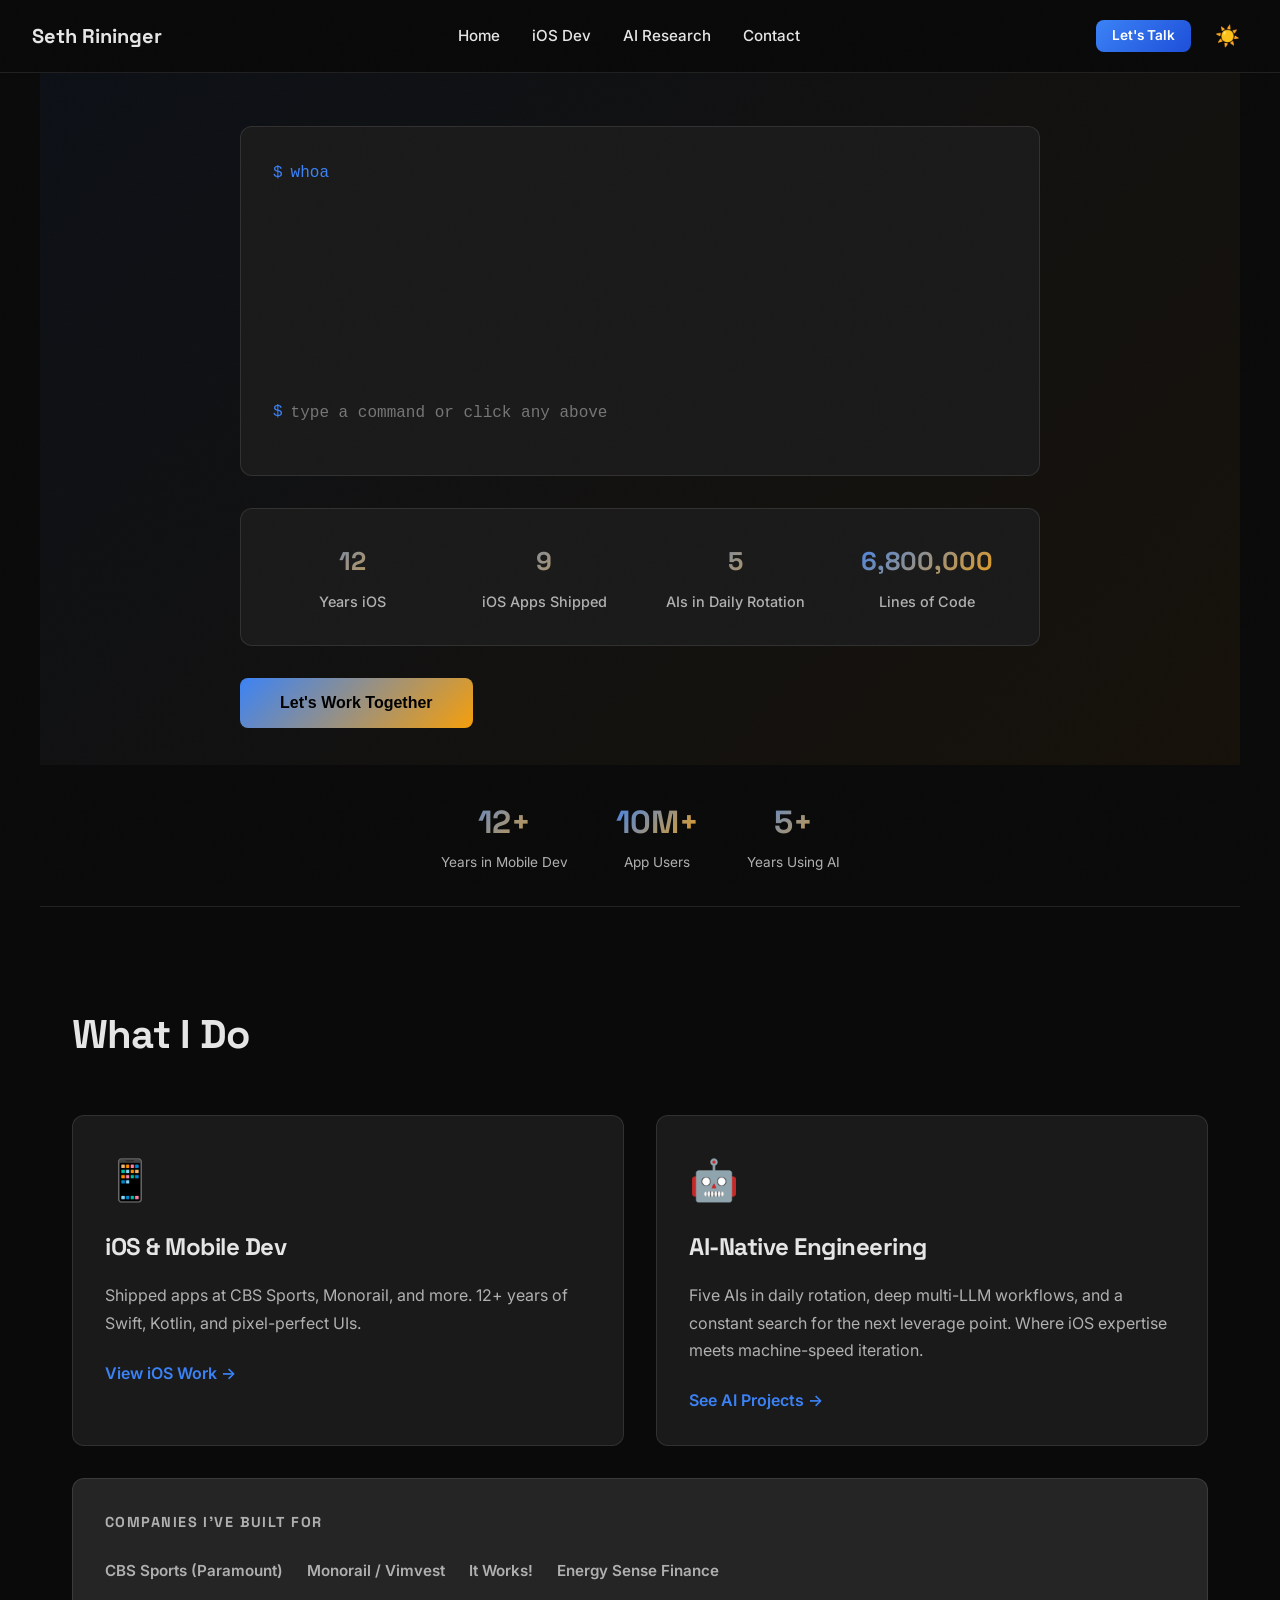
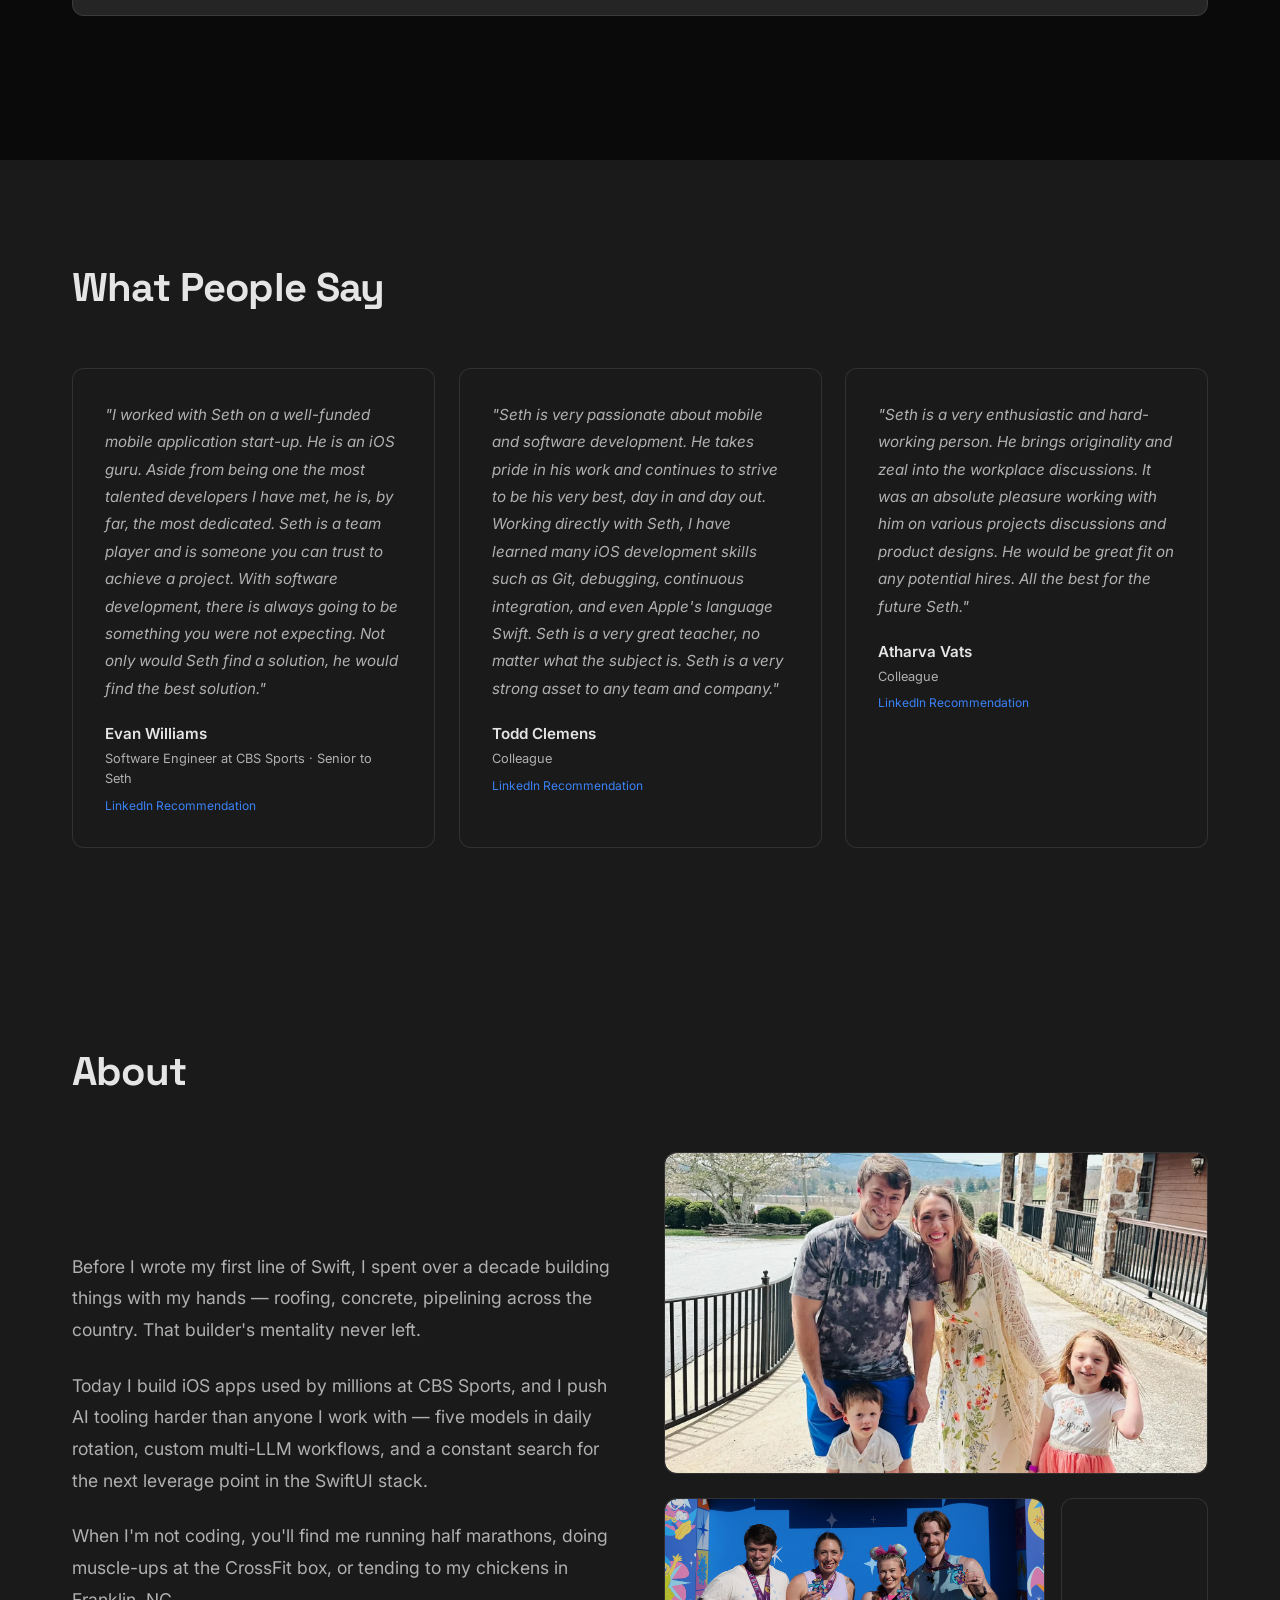
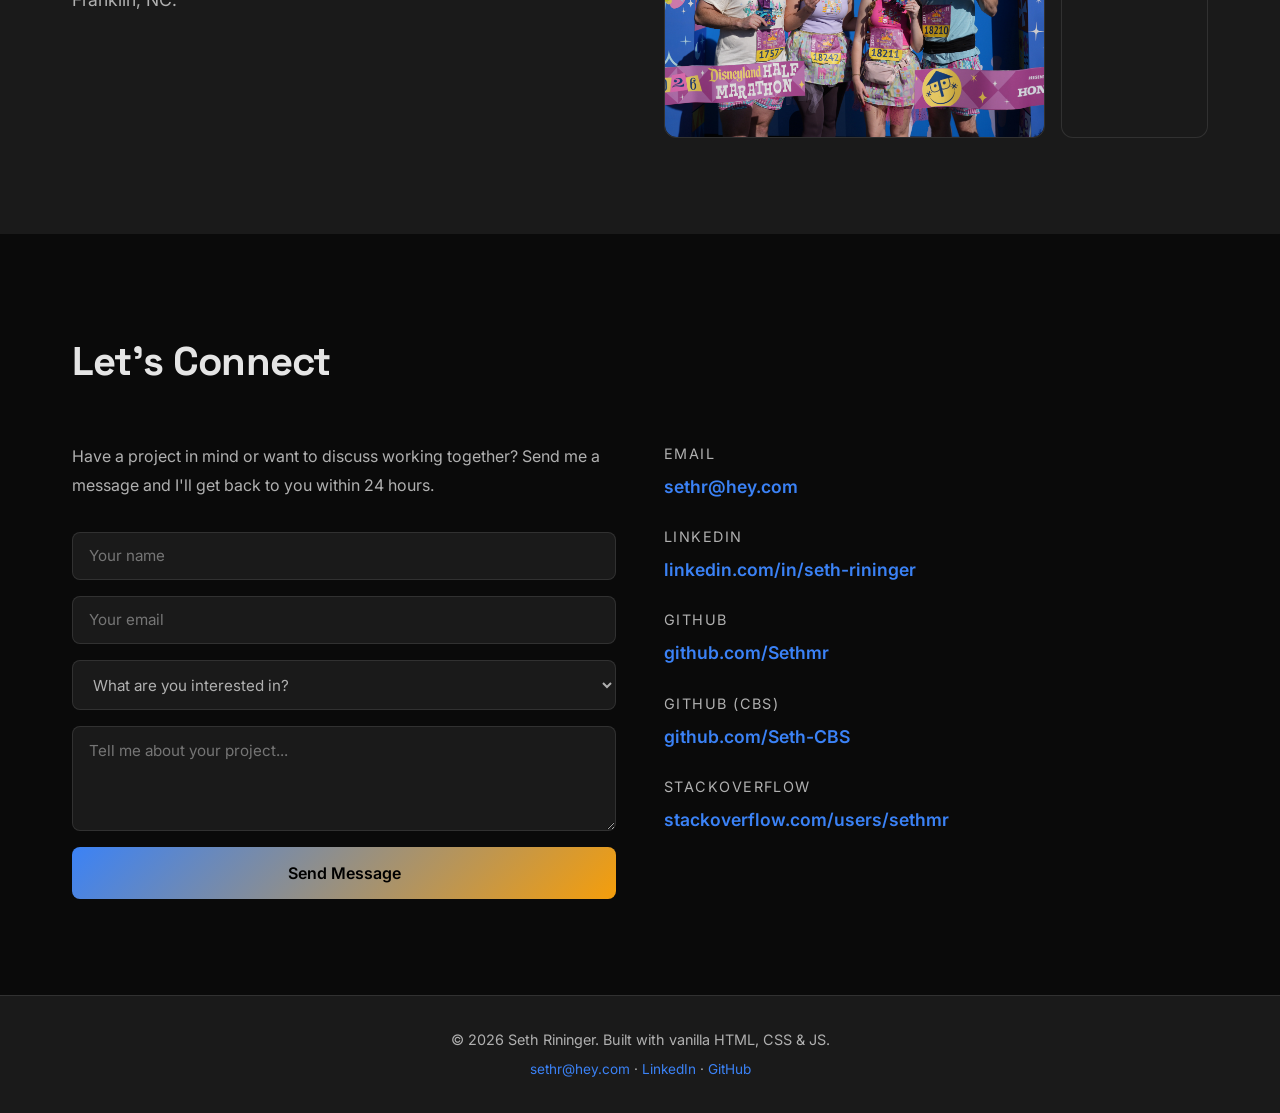
<file: realestate.html>
<!DOCTYPE html>
<html lang="en">
<head>
    <meta charset="UTF-8">
    <meta name="viewport" content="width=device-width, initial-scale=1.0">
    <meta name="robots" content="noindex, nofollow">
    <meta http-equiv="refresh" content="0; url=index.html">
    <link rel="canonical" href="https://sethrininger.dev/">
    <title>Seth Rininger</title>
    <script>window.location.replace('index.html');</script>
</head>
<body>
    <p>Redirecting to <a href="index.html">sethrininger.dev</a>&hellip;</p>
    <!--
        Original realestate.html (Brandi Rininger / eXp Realty WNC portfolio page)
        preserved at realestate.html.bak. Restore by replacing this file with the contents
        of realestate.html.bak, re-adding the Real Estate nav link in index/ios/ai/seo/video/404.html,
        restoring any realestate references in index.html, and re-adding the realestate.html
        entry to sitemap.xml. Removed while refocusing sethrininger.dev on iOS career + AI.
    -->
</body>
</html>
</file>
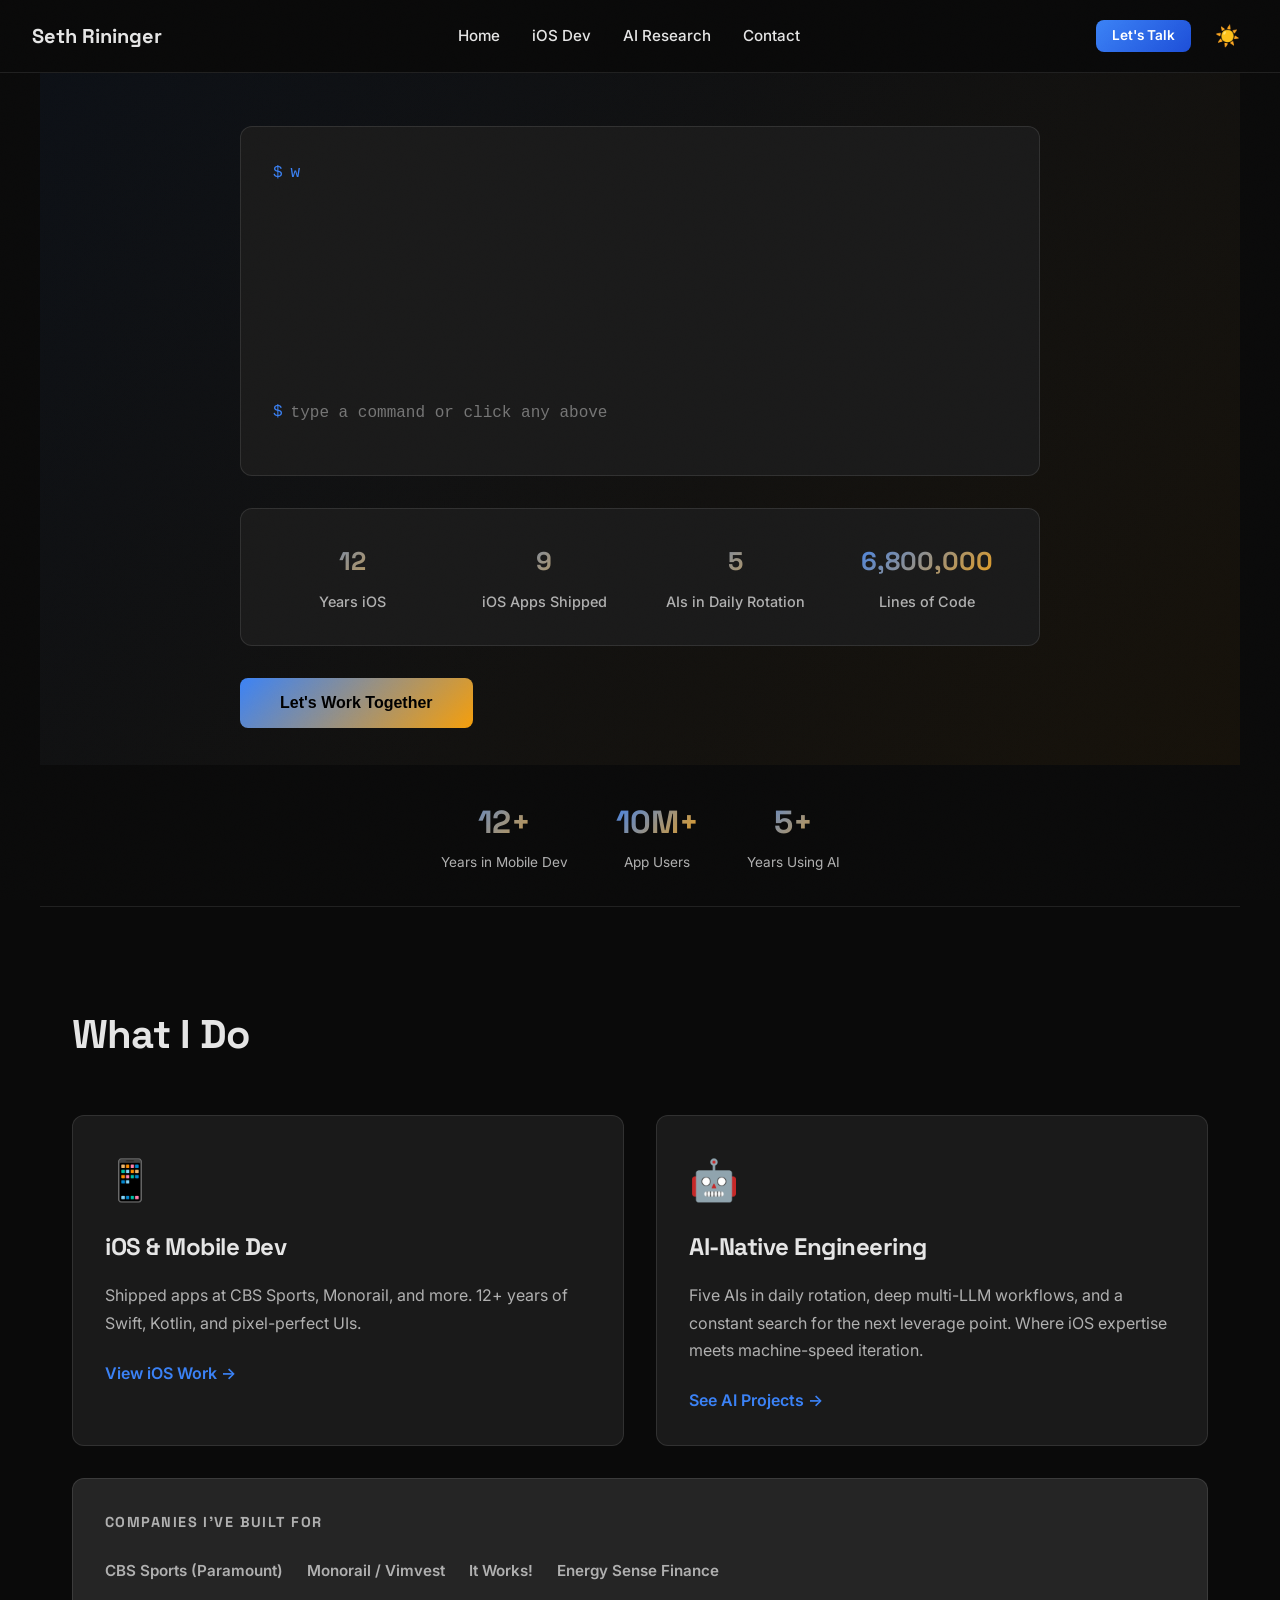
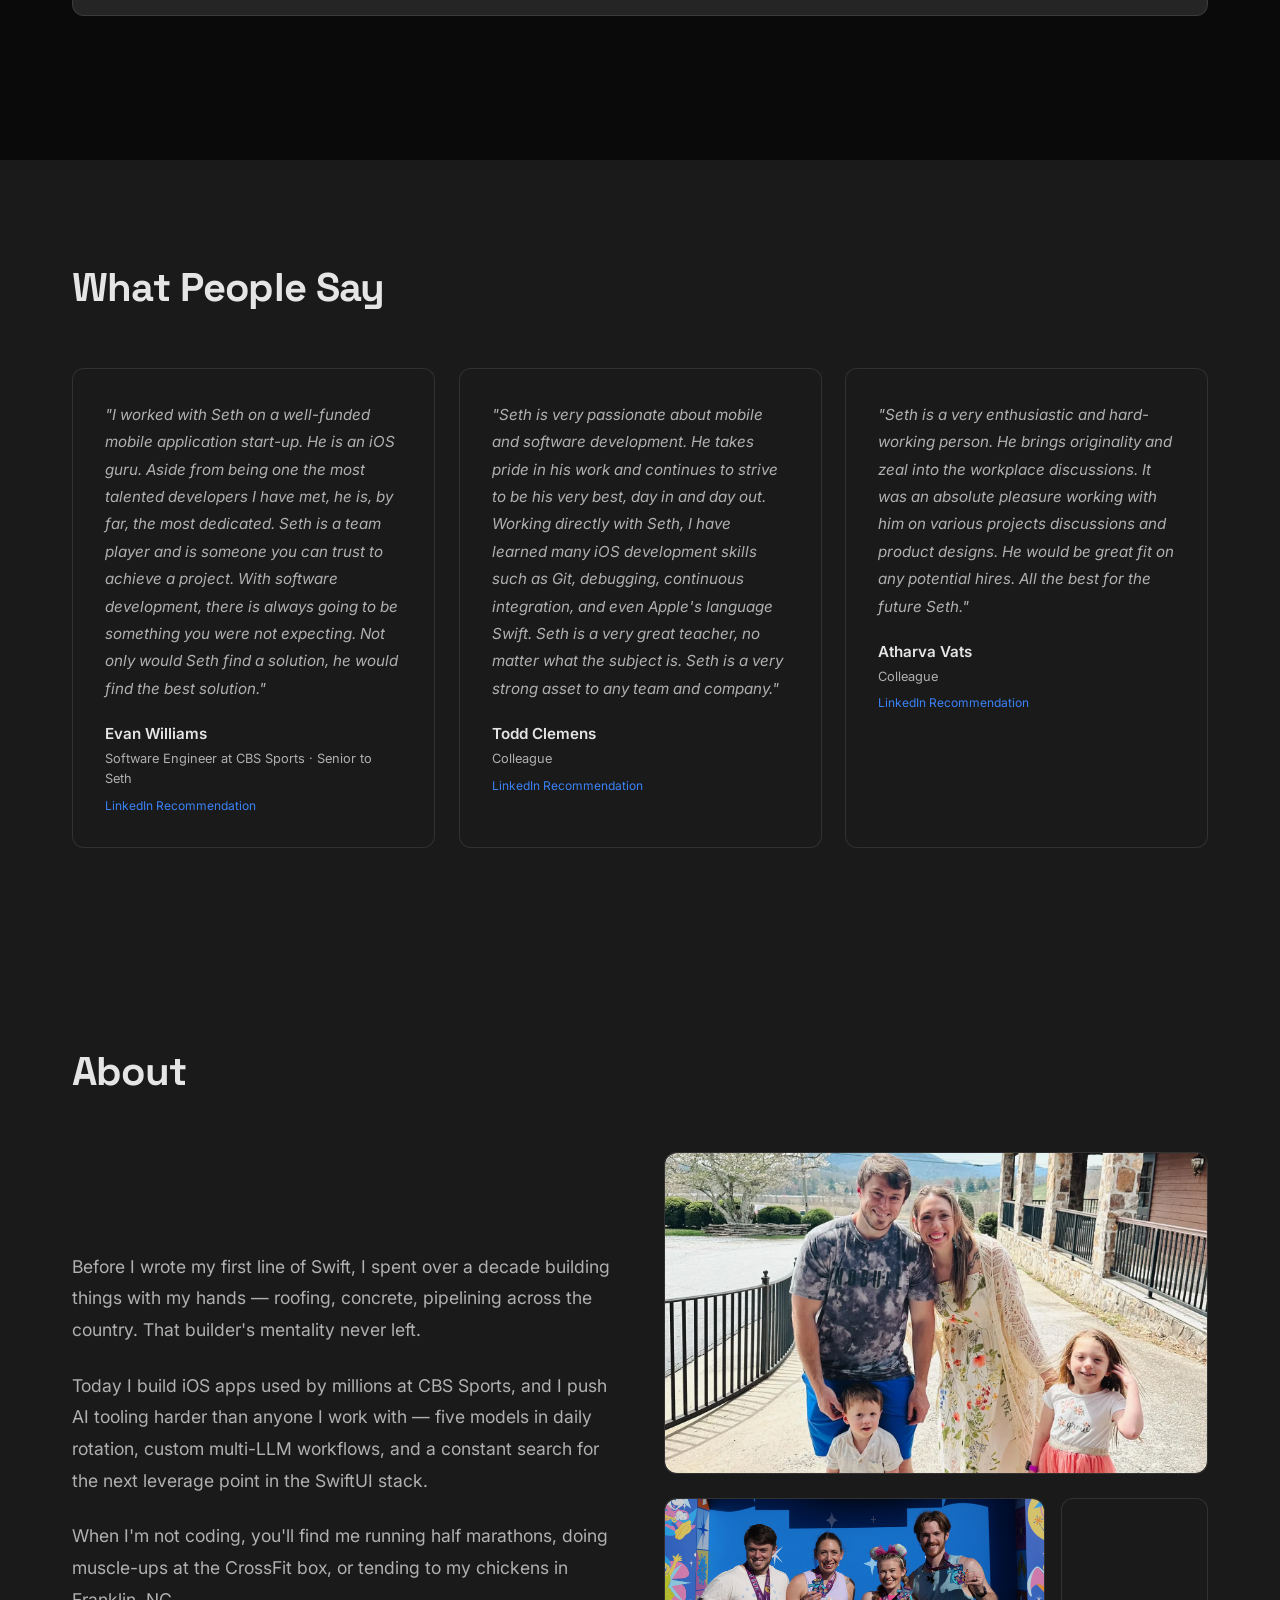
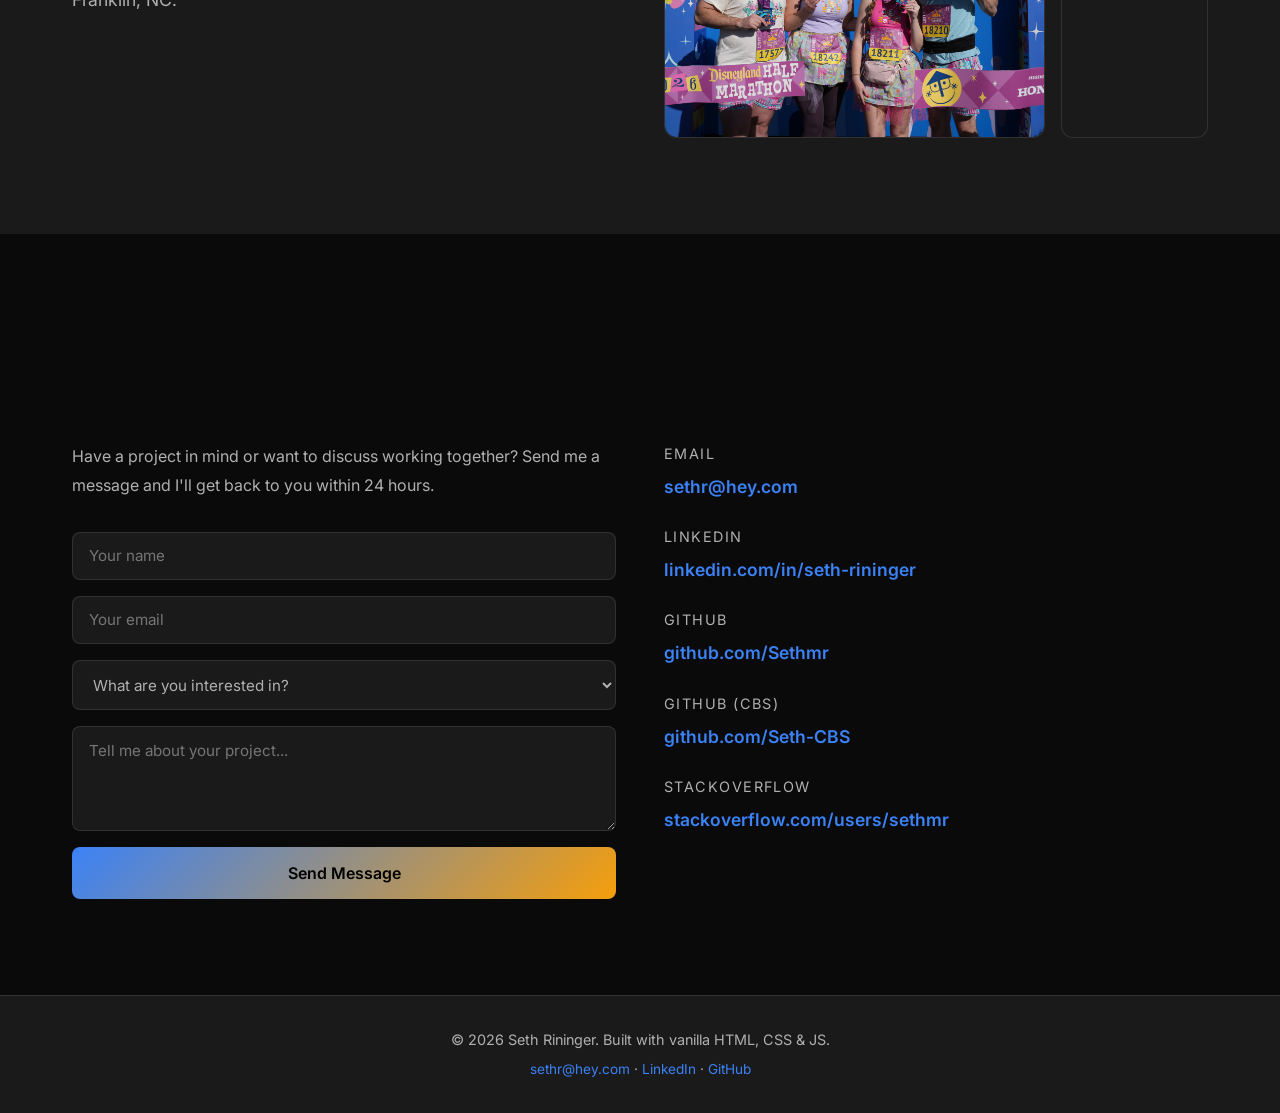
<file: video.html>
<!DOCTYPE html>
<html lang="en">
<head>
    <meta charset="UTF-8">
    <meta name="viewport" content="width=device-width, initial-scale=1.0">
    <meta name="robots" content="noindex, nofollow">
    <meta http-equiv="refresh" content="0; url=index.html">
    <link rel="canonical" href="https://sethrininger.dev/">
    <title>Seth Rininger</title>
    <script>window.location.replace('index.html');</script>
</head>
<body>
    <p>Redirecting to <a href="index.html">sethrininger.dev</a>&hellip;</p>
    <!--
        Original video.html (Video Production / Kyra's Corner portfolio page) preserved at
        video.html.bak. Restore by replacing this file with the contents of video.html.bak,
        re-adding the Video nav link in index/ios/ai/seo/realestate/404.html, restoring the
        Video Production card in index.html and the Video Production section in ios.html,
        and re-adding the video.html entry to sitemap.xml. Removed while refocusing
        sethrininger.dev on iOS career + AI.
    -->
</body>
</html>
</file>
<file: assets/effects.css>
/**
 * Seth Rininger Portfolio — Shared Effects CSS
 *
 * Features:
 * 1. Page preloader with name animation
 * 2. Staggered text reveal on headings
 * 3. Subtle noise/grain texture overlay
 * 4. prefers-reduced-motion support
 * 5. Accessibility polish (focus states, skip link)
 */

/* ─── SKIP TO CONTENT (Accessibility) ─────────────────── */

.skip-to-content {
    position: fixed;
    top: -100%;
    left: 50%;
    transform: translateX(-50%);
    background: #3b82f6;
    color: white;
    padding: 0.75rem 1.5rem;
    border-radius: 0 0 8px 8px;
    z-index: 200000;
    font-weight: 600;
    font-size: 0.9rem;
    text-decoration: none;
    transition: top 0.2s ease;
}

.skip-to-content:focus {
    top: 0;
    outline: none;
}


/* ─── PAGE PRELOADER ─────────────────────────────────── */

#page-preloader {
    position: fixed;
    inset: 0;
    background: #0a0a0a;
    z-index: 999999;
    display: flex;
    align-items: center;
    justify-content: center;
    flex-direction: column;
    transition: opacity 0.5s ease, visibility 0.5s ease;
}

#page-preloader.loaded {
    opacity: 0;
    visibility: hidden;
    pointer-events: none;
}

.preloader-name {
    font-family: 'Space Grotesk', sans-serif;
    font-size: clamp(1.5rem, 4vw, 2.5rem);
    font-weight: 700;
    letter-spacing: -0.02em;
    overflow: hidden;
}

.preloader-name .char {
    display: inline-block;
    opacity: 0;
    transform: translateY(30px);
    animation: preloaderCharReveal 0.4s cubic-bezier(0.16, 1, 0.3, 1) forwards;
}

.preloader-line {
    width: 0;
    height: 2px;
    background: linear-gradient(90deg, #3b82f6, #f59e0b);
    margin-top: 1rem;
    animation: preloaderLine 0.8s 0.6s cubic-bezier(0.16, 1, 0.3, 1) forwards;
    border-radius: 1px;
}

@keyframes preloaderCharReveal {
    to {
        opacity: 1;
        transform: translateY(0);
    }
}

@keyframes preloaderLine {
    to {
        width: 120px;
    }
}


/* ─── STAGGERED TEXT REVEAL ──────────────────────────── */

.text-reveal-word {
    display: inline-block;
    overflow: hidden;
    vertical-align: bottom;
    margin-right: 0.25em;
}

.text-reveal-word .word-inner {
    display: inline-block;
    transform: translateY(105%);
    transition: transform 0.6s cubic-bezier(0.16, 1, 0.3, 1);
}

.text-reveal-word.revealed .word-inner {
    transform: translateY(0);
}


/* ─── NOISE/GRAIN TEXTURE OVERLAY ────────────────────── */

body::after {
    content: '';
    position: fixed;
    inset: 0;
    z-index: 99998;
    pointer-events: none;
    opacity: 0.03;
    background-image: url("data:image/svg+xml,%3Csvg viewBox='0 0 256 256' xmlns='http://www.w3.org/2000/svg'%3E%3Cfilter id='noise'%3E%3CfeTurbulence type='fractalNoise' baseFrequency='0.9' numOctaves='4' stitchTiles='stitch'/%3E%3C/filter%3E%3Crect width='100%25' height='100%25' filter='url(%23noise)'/%3E%3C/svg%3E");
    background-repeat: repeat;
    background-size: 256px 256px;
    mix-blend-mode: overlay;
}

/* Slightly more visible in light mode */
html.light-mode body::after,
body.light-mode::after {
    opacity: 0.02;
}


/* ─── ENHANCED FOCUS STATES ──────────────────────────── */

*:focus-visible {
    outline: 2px solid #3b82f6;
    outline-offset: 3px;
    border-radius: 4px;
}

/* Remove outline on mouse clicks, keep for keyboard */
*:focus:not(:focus-visible) {
    outline: none;
}


/* ─── PREFERS-REDUCED-MOTION ─────────────────────────── */

/* ─── NAV CTA BUTTON ────────────────────────────────────── */

.nav-cta {
    background: linear-gradient(135deg, #3b82f6, #1d4ed8);
    color: white !important;
    padding: 0.35rem 1rem;
    border-radius: 8px;
    font-size: 0.85rem;
    font-weight: 600;
    text-decoration: none !important;
    transition: all 0.3s ease;
    white-space: nowrap;
}

.nav-cta:hover {
    box-shadow: 0 4px 12px rgba(59, 130, 246, 0.4);
    transform: translateY(-1px);
}


/* ─── HAMBURGER ICON & X ANIMATION ──────────────────────── */

.hamburger {
    display: none;
    flex-direction: column;
    justify-content: center;
    align-items: center;
    cursor: pointer;
    gap: 5px;
    background: none !important;
    border: none !important;
    padding: 0.5rem;
}

.hamburger span {
    display: block;
    width: 22px;
    height: 2px;
    background: #e5e5e5;
    border-radius: 1px;
    transition: transform 0.3s ease, opacity 0.3s ease;
}

body.light-mode .hamburger span {
    background: #1a1a1a;
}

.hamburger.active span:nth-child(1) {
    transform: translateY(7px) rotate(45deg);
}

.hamburger.active span:nth-child(2) {
    opacity: 0;
    transform: scale(0);
}

.hamburger.active span:nth-child(3) {
    transform: translateY(-7px) rotate(-45deg);
}


/* ─── SMART NAVBAR (hide on scroll down, show on scroll up) ── */

nav {
    transition: transform 0.3s cubic-bezier(0.23, 1, 0.32, 1), background-color 0.3s ease, color 0.3s ease !important;
}

nav.nav-hidden {
    transform: translateY(calc(-100% - 60px)) !important;
}


/* ─── MOBILE LIQUID GLASS NAV ────────────────────────────── */

@media (max-width: 768px) {
    nav {
        background: transparent !important;
        border-bottom: none !important;
        backdrop-filter: none !important;
        -webkit-backdrop-filter: none !important;
        padding: 0.75rem 1rem !important;
        padding-top: calc(0.75rem + env(safe-area-inset-top, 0px)) !important;
        gap: 0 !important;
    }

    nav .nav-brand,
    nav .nav-controls {
        background: rgba(40, 40, 40, 0.55);
        -webkit-backdrop-filter: blur(20px) saturate(180%);
        backdrop-filter: blur(20px) saturate(180%);
        border: 1px solid rgba(255, 255, 255, 0.12);
        border-radius: 50px;
        box-shadow: 0 2px 12px rgba(0, 0, 0, 0.3);
        height: 40px;
        display: flex;
        align-items: center;
    }

    nav .nav-brand {
        padding: 0 1rem;
        font-size: 1rem;
    }

    nav .nav-controls {
        padding: 0 0.75rem;
        gap: 0.5rem;
        overflow: visible;
    }

    /* Tighter hamburger inside glass pill */
    .hamburger {
        padding: 0.25rem;
        gap: 4px;
    }

    .hamburger span {
        width: 18px;
    }

    .hamburger.active span:nth-child(1) {
        transform: translateY(6px) rotate(45deg);
    }

    .hamburger.active span:nth-child(3) {
        transform: translateY(-6px) rotate(-45deg);
    }

    body.light-mode nav .nav-brand,
    body.light-mode nav .nav-controls {
        background: rgba(255, 255, 255, 0.55);
        border: 1px solid rgba(0, 0, 0, 0.08);
        box-shadow: 0 2px 12px rgba(0, 0, 0, 0.1);
    }
}

nav.nav-visible {
    transform: translateY(0) !important;
}

/* ─── BACK TO TOP BUTTON ─────────────────────────────── */

.back-to-top {
    position: fixed;
    bottom: 2rem;
    right: 2rem;
    width: 44px;
    height: 44px;
    border-radius: 50%;
    background: rgba(59, 130, 246, 0.9);
    color: white;
    border: none;
    cursor: pointer;
    display: flex;
    align-items: center;
    justify-content: center;
    font-size: 1.25rem;
    opacity: 0;
    visibility: hidden;
    transform: translateY(10px);
    transition: opacity 0.3s ease, visibility 0.3s ease, transform 0.3s ease, background-color 0.3s ease;
    z-index: 999;
    box-shadow: 0 4px 12px rgba(0, 0, 0, 0.3);
}

.back-to-top.visible {
    opacity: 1;
    visibility: visible;
    transform: translateY(0);
}

.back-to-top:hover {
    background: rgba(59, 130, 246, 1);
    transform: translateY(-2px);
    box-shadow: 0 6px 16px rgba(59, 130, 246, 0.4);
}

@media (prefers-reduced-motion: reduce) {
    .back-to-top {
        transition: none;
    }
    nav {
        transition: none !important;
    }

    /* Disable all animations and transitions */
    *, *::before, *::after {
        animation-duration: 0.01ms !important;
        animation-iteration-count: 1 !important;
        transition-duration: 0.01ms !important;
        scroll-behavior: auto !important;
    }

    /* Hide custom cursor (it relies on smooth animation) */
    #custom-cursor,
    #cursor-dot {
        display: none !important;
    }

    /* Show text immediately */
    .text-reveal-word .word-inner {
        transform: translateY(0) !important;
    }

    /* Hide preloader instantly */
    #page-preloader {
        display: none !important;
    }

    /* No scroll indicator animation */
    #scroll-indicator {
        transition: none !important;
    }

    /* Disable noise texture animation */
    body::after {
        animation: none !important;
    }

    /* Disable tilt and magnetic effects */
    [data-tilt], [data-magnetic] {
        transform: none !important;
    }
}
</file>
